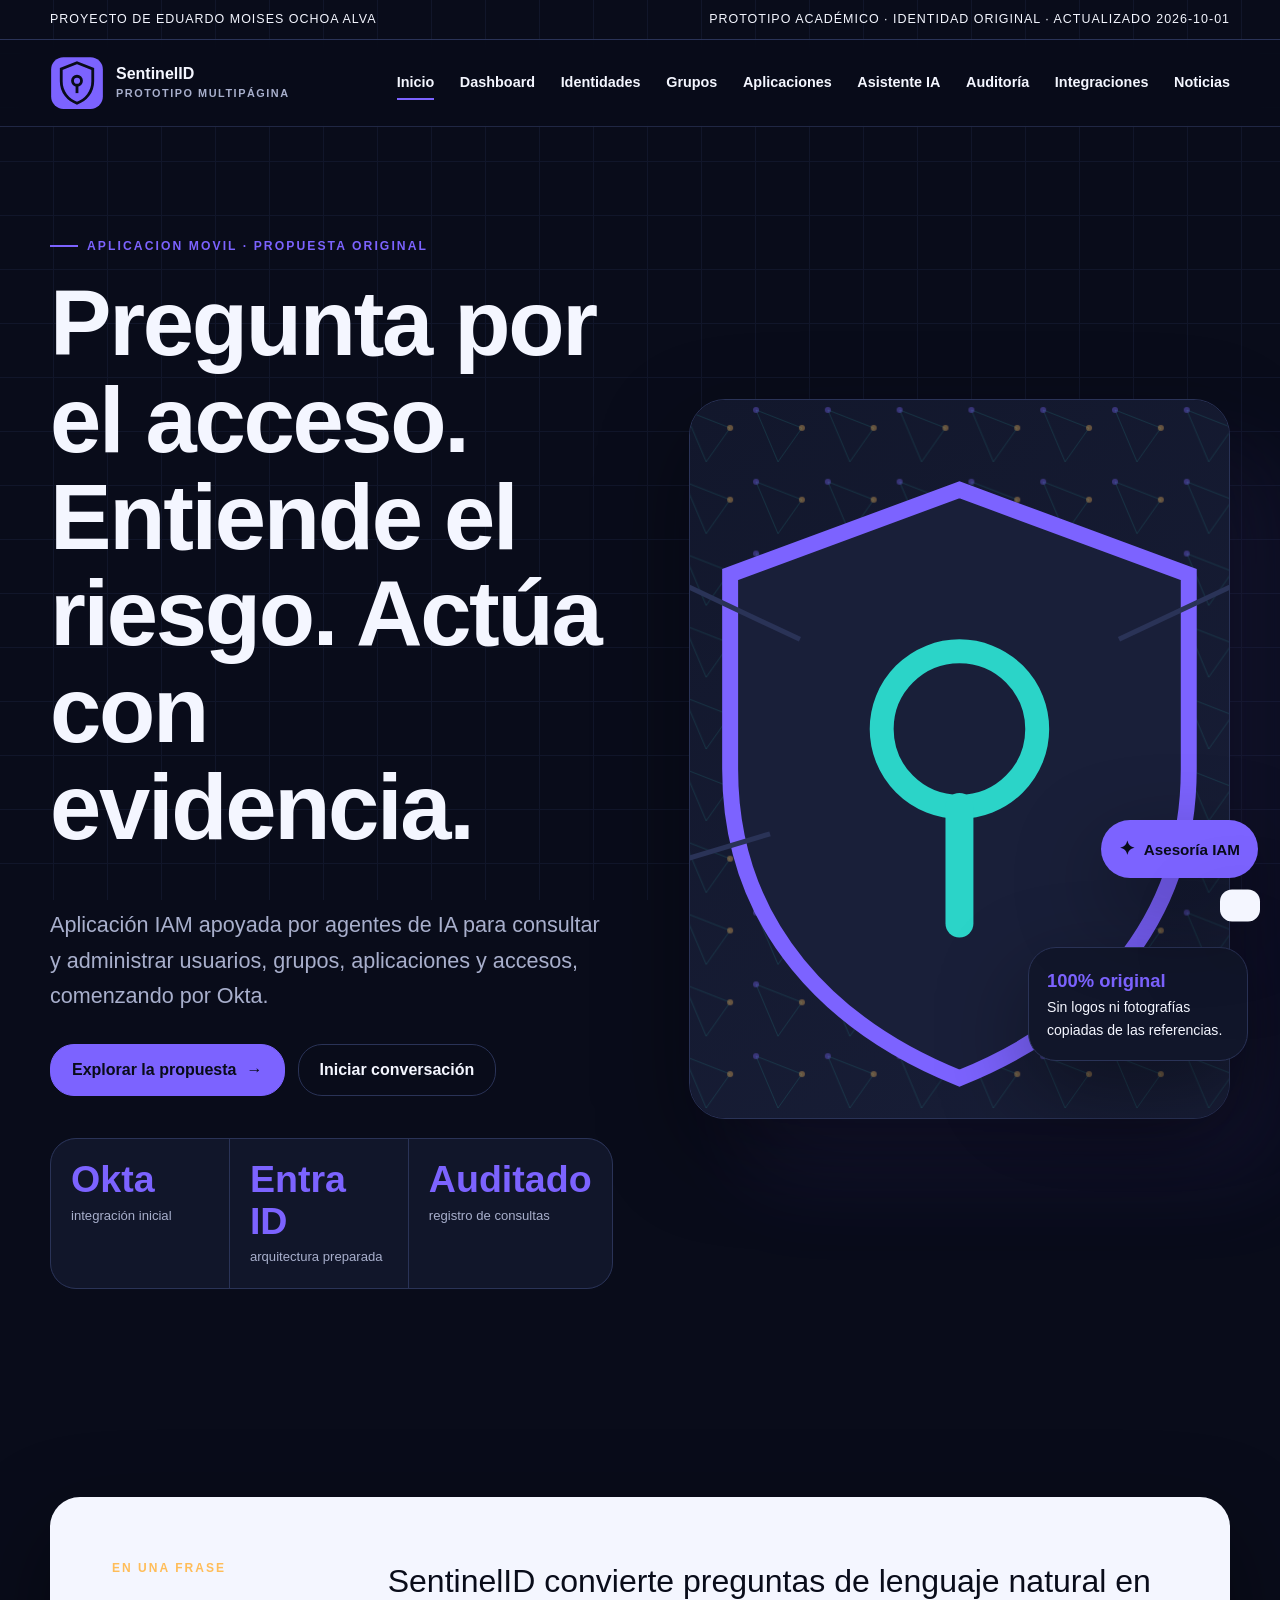
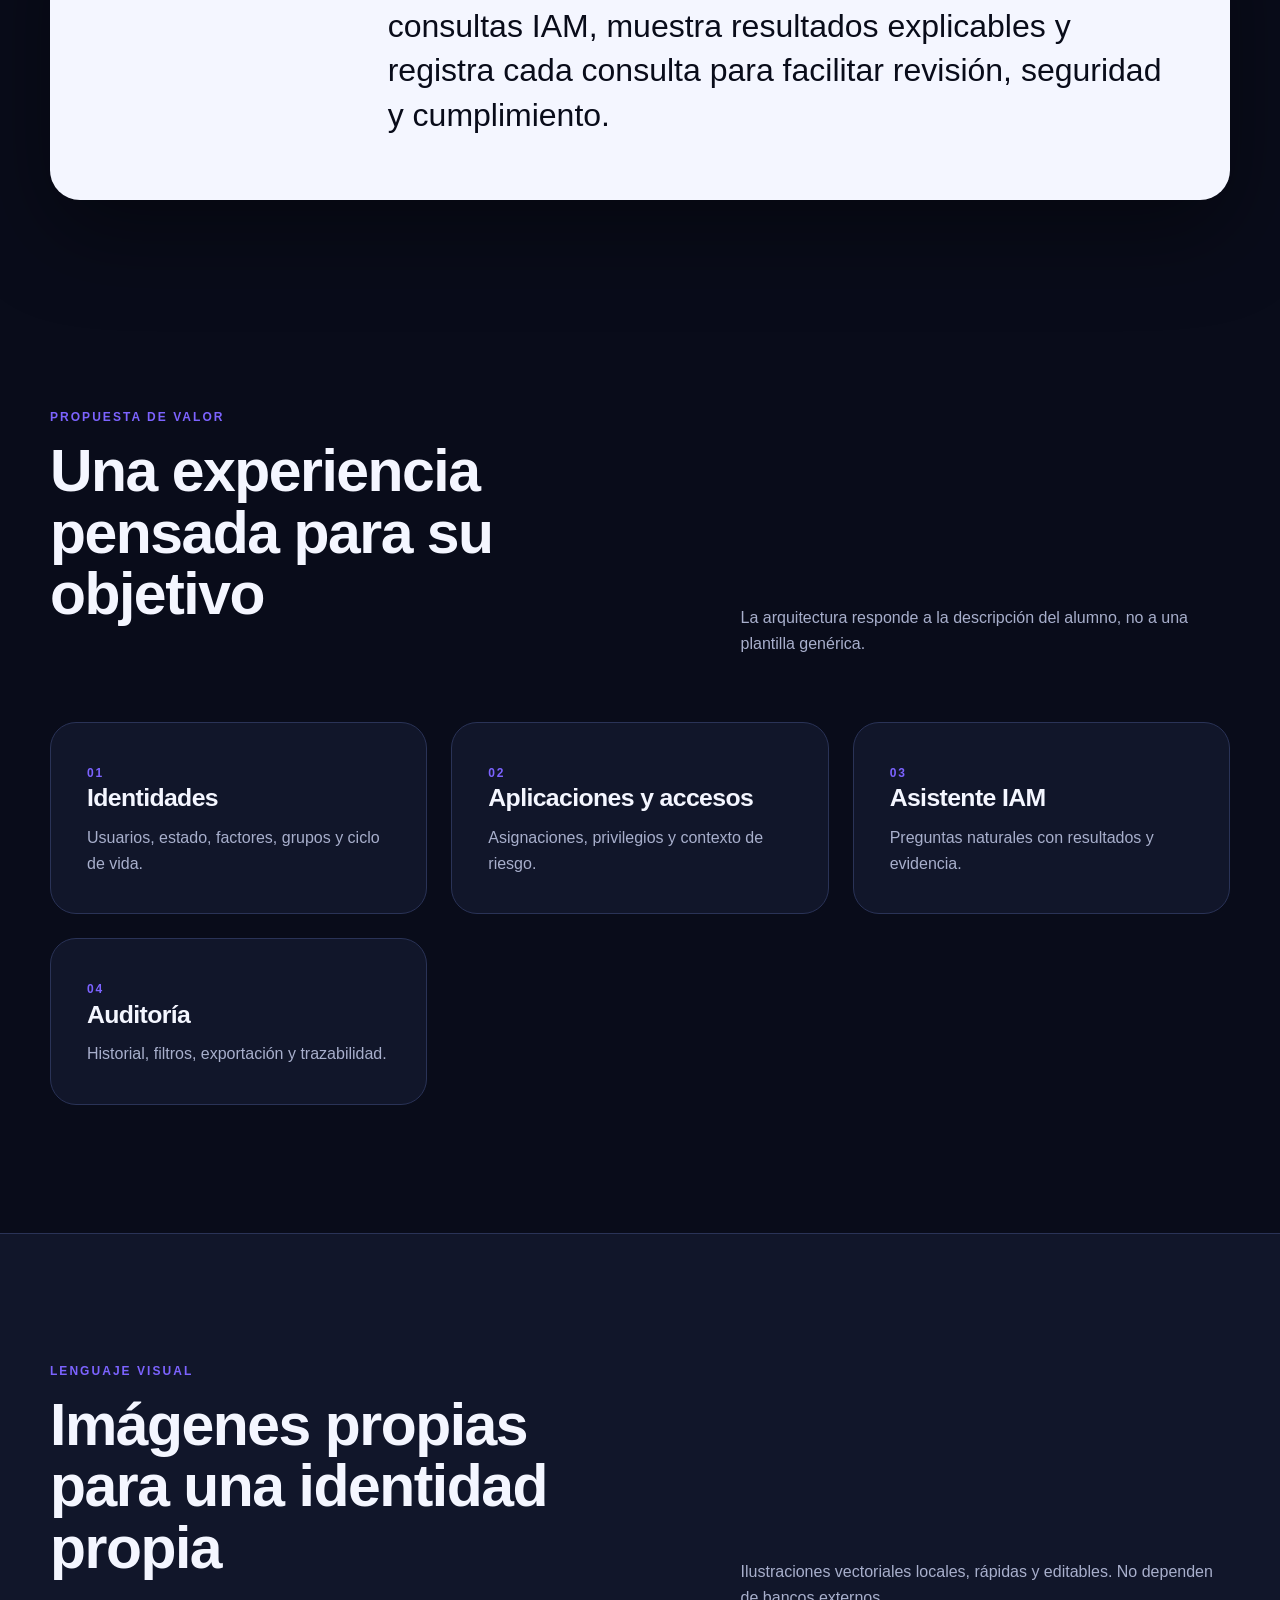
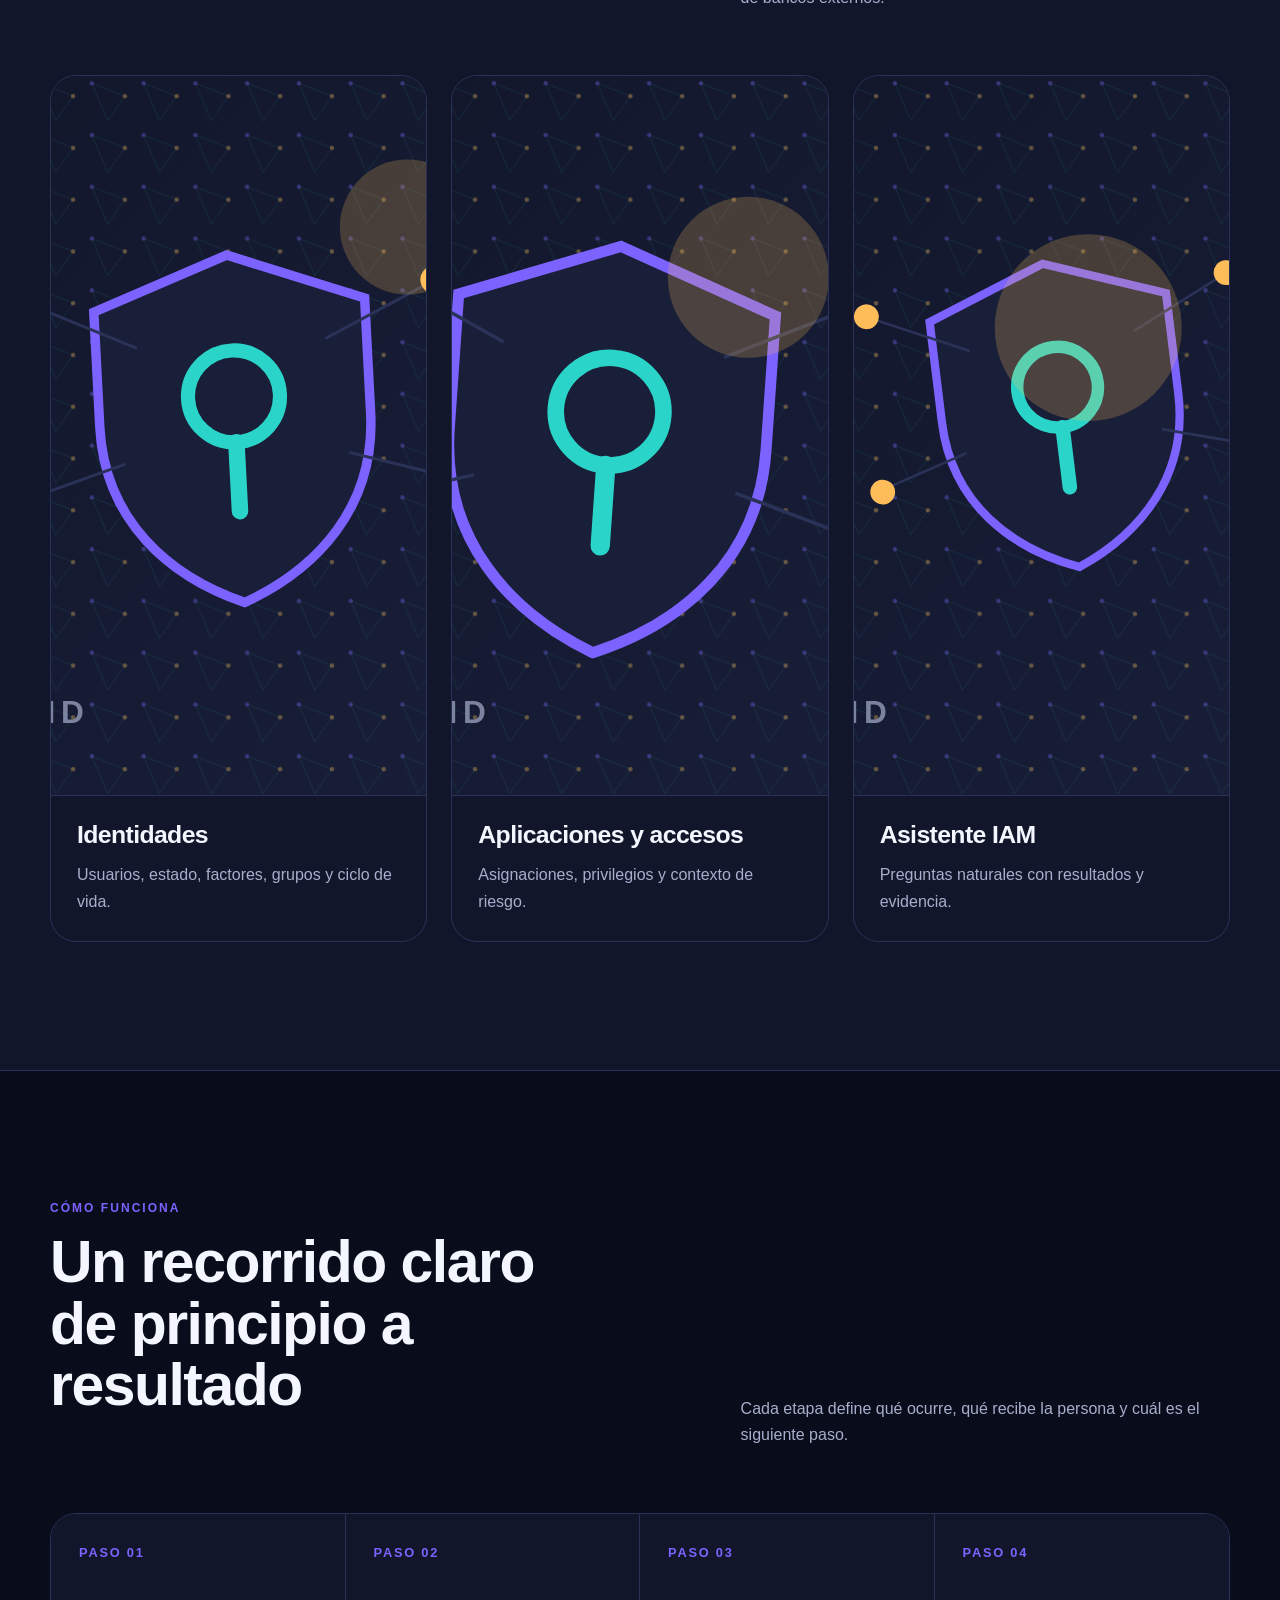
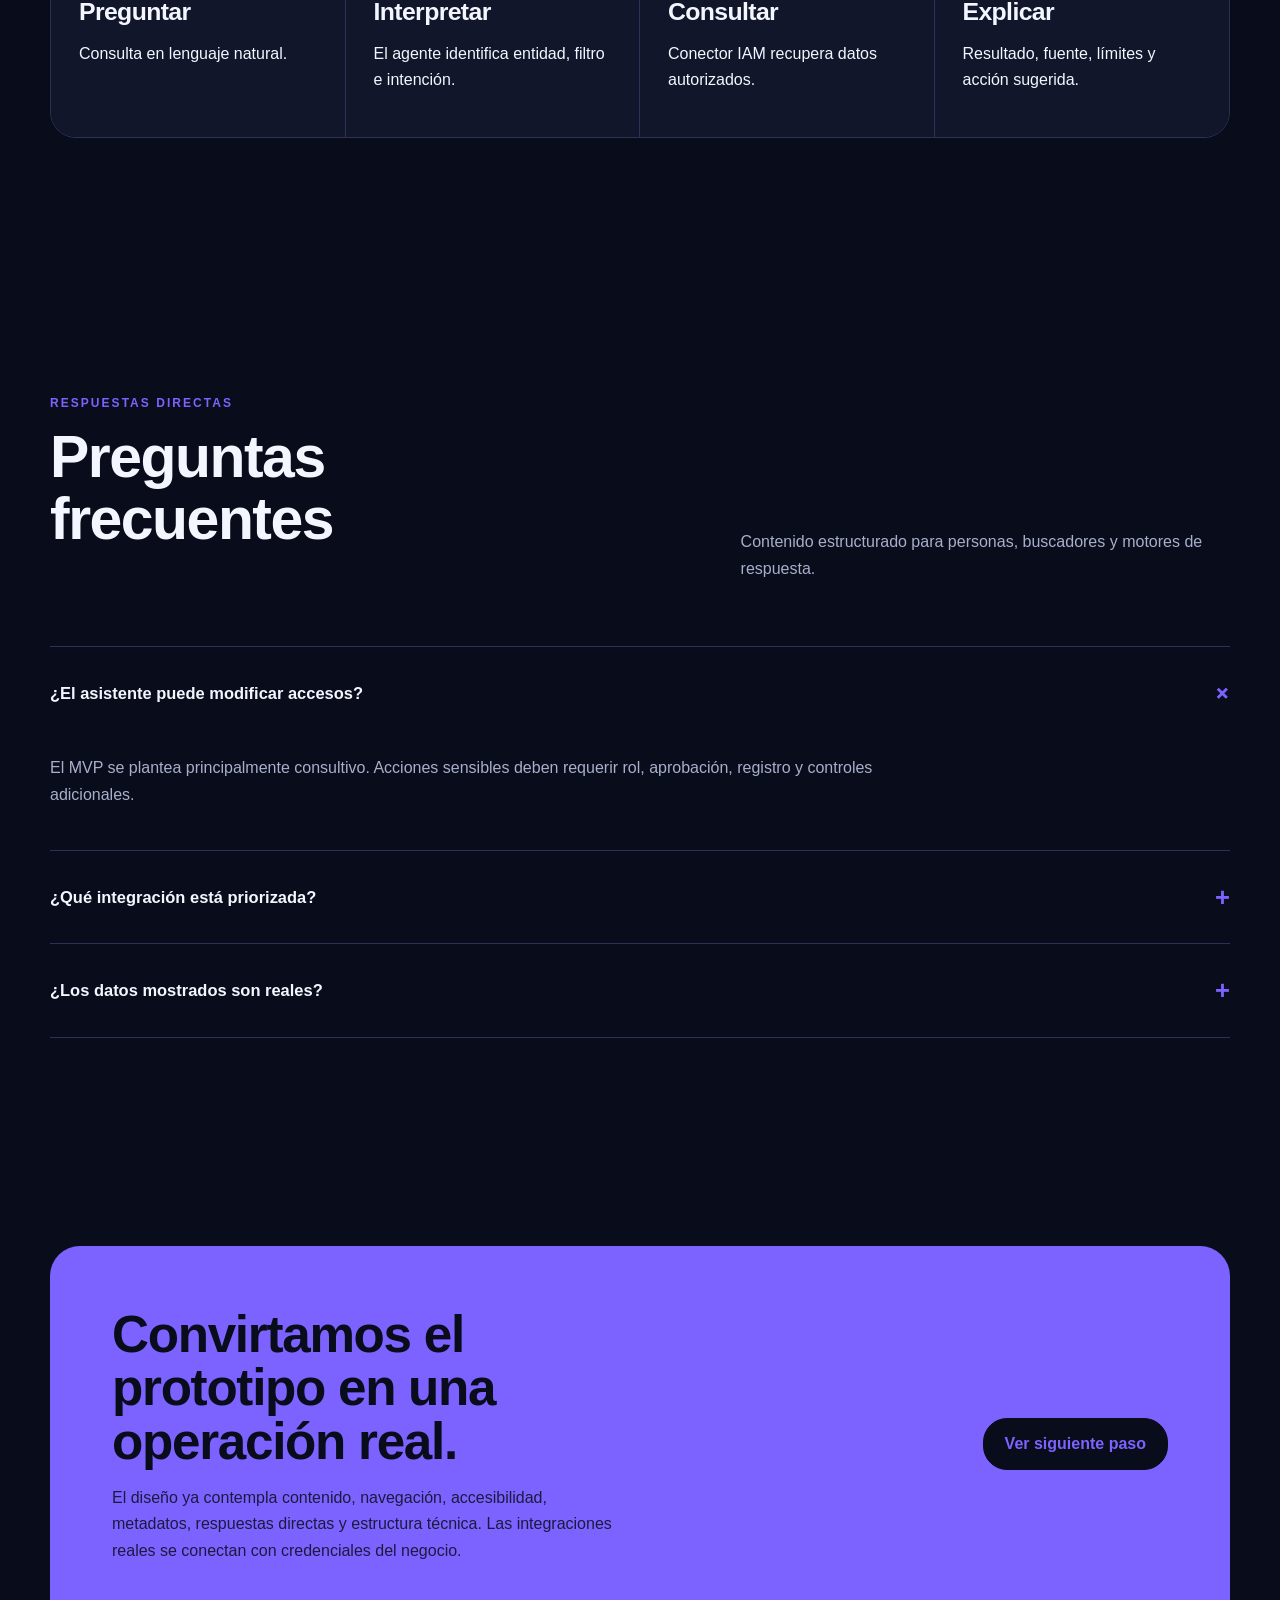
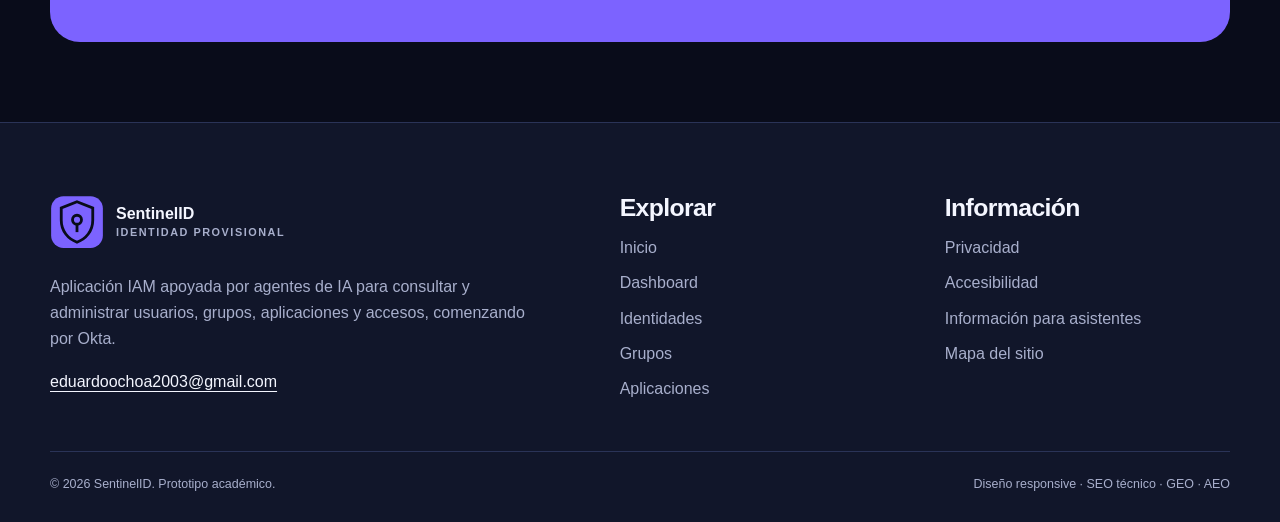
<file: index.html>
<!doctype html><html lang="es"><head>
<meta charset="utf-8"><meta name="viewport" content="width=device-width,initial-scale=1"><meta name="theme-color" content="#7c63ff">
<title>Inicio | SentinelID</title><meta name="description" content="Inicio de SentinelID. SentinelID convierte preguntas de lenguaje natural en consultas IAM, muestra resultados explicables y registra cada consulta para facil…"><meta name="robots" content="index,follow,max-image-preview:large,max-snippet:-1,max-video-preview:-1"><meta name="generator" content="Centro Iberoamericano · prototipo académico">
<link rel="canonical" href="./index.html"><link rel="icon" href="assets/img/favicon.svg" type="image/svg+xml"><link rel="manifest" href="manifest.webmanifest"><link rel="stylesheet" href="assets/css/styles.css">
<meta property="og:type" content="website"><meta property="og:locale" content="es_EC"><meta property="og:title" content="Inicio | SentinelID"><meta property="og:description" content="Inicio de SentinelID. SentinelID convierte preguntas de lenguaje natural en consultas IAM, muestra resultados explicables y registra cada consulta para facil…"><meta property="og:url" content="./index.html"><meta property="og:image" content="assets/img/og-cover.png"><meta property="og:image:width" content="1200"><meta property="og:image:height" content="630"><meta property="og:site_name" content="SentinelID">
<meta name="twitter:card" content="summary_large_image"><meta name="twitter:title" content="Inicio | SentinelID"><meta name="twitter:description" content="Inicio de SentinelID. SentinelID convierte preguntas de lenguaje natural en consultas IAM, muestra resultados explicables y registra cada consulta para facil…"><meta name="twitter:image" content="assets/img/og-cover.png">
<script type="application/ld+json">{"@context":"https://schema.org","@type":"SoftwareApplication","@id":"./#entity","name":"SentinelID","description":"Aplicación IAM apoyada por agentes de IA para consultar y administrar usuarios, grupos, aplicaciones y accesos, comenzando por Okta.","url":"./index.html","logo":"./assets/img/logo.svg","image":"./assets/img/og-cover.png","inLanguage":"es","email":"eduardoochoa2003@gmail.com"}</script><script type="application/ld+json">{"@context":"https://schema.org","@type":"WebSite","@id":"./#website","name":"SentinelID","url":"./index.html","inLanguage":"es","publisher":{"@id":"./#entity"}}</script><script type="application/ld+json">{"@context":"https://schema.org","@type":"WebPage","name":"Inicio","description":"SentinelID convierte preguntas de lenguaje natural en consultas IAM, muestra resultados explicables y registra cada consulta para facilitar revisión, segu…","url":"./index.html","inLanguage":"es","isPartOf":{"@id":"./#website"},"about":{"@id":"./#entity"},"dateModified":"2026-10-01"}</script><script type="application/ld+json">{"@context":"https://schema.org","@type":"FAQPage","mainEntity":[{"@type":"Question","name":"¿El asistente puede modificar accesos?","acceptedAnswer":{"@type":"Answer","text":"El MVP se plantea principalmente consultivo. Acciones sensibles deben requerir rol, aprobación, registro y controles adicionales."}},{"@type":"Question","name":"¿Qué integración está priorizada?","acceptedAnswer":{"@type":"Answer","text":"El brief define Okta como primera integración y deja la arquitectura preparada para Microsoft Entra ID."}},{"@type":"Question","name":"¿Los datos mostrados son reales?","acceptedAnswer":{"@type":"Answer","text":"No. El prototipo usa identidades sintéticas y no contiene credenciales ni conexión a ningún tenant."}}]}</script><script type="application/ld+json">{"@context":"https://schema.org","@type":"SoftwareApplication","name":"SentinelID","applicationCategory":"BusinessApplication","operatingSystem":"Web, Android, iOS","description":"Aplicación IAM apoyada por agentes de IA para consultar y administrar usuarios, grupos, aplicaciones y accesos, comenzando por Okta.","offers":{"@type":"Offer","price":"0","priceCurrency":"USD","description":"Prototipo demostrativo; precio no definido"}}</script></head><body data-theme="iam"><a class="skip-link" href="#contenido">Saltar al contenido</a>
<div class="topbar"><div class="container"><span>Proyecto de Eduardo Moises Ochoa Alva</span><span>Prototipo académico · identidad original · actualizado 2026-10-01</span></div></div>
<header class="site-header">
  <div class="container nav-wrap">
    <a class="brand" href="index.html" aria-label="Ir al inicio de SentinelID"><img src="assets/img/favicon.svg" width="54" height="54" alt=""><span>SentinelID<small>prototipo multipágina</small></span></a>
    <button class="menu-toggle" id="menu-toggle" type="button" aria-expanded="false" aria-controls="site-nav">Menú</button>
    <nav class="site-nav" id="site-nav" aria-label="Navegación principal"><a class="" href="index.html" aria-current="page">Inicio</a><a class="" href="dashboard.html">Dashboard</a><a class="" href="identidades.html">Identidades</a><a class="" href="grupos.html">Grupos</a><a class="" href="aplicaciones.html">Aplicaciones</a><a class="" href="asistente.html">Asistente IA</a><a class="" href="auditoria.html">Auditoría</a><a class="" href="integraciones.html">Integraciones</a><a class="" href="noticias.html">Noticias</a></nav>
  </div>
</header><main id="contenido">
<section class="hero"><div class="container hero-grid"><div class="hero-copy"><div class="eyebrow">aplicacion movil · propuesta original</div><h1>Pregunta por el acceso. Entiende el riesgo. Actúa con evidencia.</h1><p class="lead">Aplicación IAM apoyada por agentes de IA para consultar y administrar usuarios, grupos, aplicaciones y accesos, comenzando por Okta.</p><div class="hero-actions"><a class="btn" href="dashboard.html">Explorar la propuesta <span aria-hidden="true">→</span></a><a class="btn btn-secondary" href="integraciones.html">Iniciar conversación</a></div><div class="stats"><div class="stat"><strong>Okta</strong><span>integración inicial</span></div><div class="stat"><strong>Entra ID</strong><span>arquitectura preparada</span></div><div class="stat"><strong>Auditado</strong><span>registro de consultas</span></div></div></div><div class="hero-art"><img src="assets/img/hero.svg" width="1000" height="720" alt="Ilustración original para SentinelID"><div class="hero-badge"><strong>100% original</strong>Sin logos ni fotografías copiadas de las referencias.</div></div></div></section>
<section class="section-sm"><div class="container"><div class="answer-box"><div class="label">En una frase</div><p>SentinelID convierte preguntas de lenguaje natural en consultas IAM, muestra resultados explicables y registra cada consulta para facilitar revisión, seguridad y cumplimiento.</p></div></div></section>
<section class="section"><div class="container"><div class="section-head"><div><div class="kicker">Propuesta de valor</div><h2>Una experiencia pensada para su objetivo</h2></div><p>La arquitectura responde a la descripción del alumno, no a una plantilla genérica.</p></div><div class="grid-3"><article class="card"><span class="number">01</span><h3>Identidades</h3><p>Usuarios, estado, factores, grupos y ciclo de vida.</p></article><article class="card"><span class="number">02</span><h3>Aplicaciones y accesos</h3><p>Asignaciones, privilegios y contexto de riesgo.</p></article><article class="card"><span class="number">03</span><h3>Asistente IAM</h3><p>Preguntas naturales con resultados y evidencia.</p></article><article class="card"><span class="number">04</span><h3>Auditoría</h3><p>Historial, filtros, exportación y trazabilidad.</p></article></div></div></section>
<section class="section section-alt"><div class="container"><div class="section-head"><div><div class="kicker">Lenguaje visual</div><h2>Imágenes propias para una identidad propia</h2></div><p>Ilustraciones vectoriales locales, rápidas y editables. No dependen de bancos externos.</p></div><div class="grid-3"><article class="card visual-card"><img src="assets/img/visual-1.svg" width="720" height="720" loading="lazy" alt="Ilustración original: Identidades"><div class="card-body"><h3>Identidades</h3><p>Usuarios, estado, factores, grupos y ciclo de vida.</p></div></article><article class="card visual-card"><img src="assets/img/visual-2.svg" width="720" height="720" loading="lazy" alt="Ilustración original: Aplicaciones y accesos"><div class="card-body"><h3>Aplicaciones y accesos</h3><p>Asignaciones, privilegios y contexto de riesgo.</p></div></article><article class="card visual-card"><img src="assets/img/visual-3.svg" width="720" height="720" loading="lazy" alt="Ilustración original: Asistente IAM"><div class="card-body"><h3>Asistente IAM</h3><p>Preguntas naturales con resultados y evidencia.</p></div></article></div></div></section>
<section class="section"><div class="container"><div class="section-head"><div><div class="kicker">Cómo funciona</div><h2>Un recorrido claro de principio a resultado</h2></div><p>Cada etapa define qué ocurre, qué recibe la persona y cuál es el siguiente paso.</p></div><div class="step-list"><article class="step"><strong>Paso 01</strong><h3>Preguntar</h3><p>Consulta en lenguaje natural.</p></article><article class="step"><strong>Paso 02</strong><h3>Interpretar</h3><p>El agente identifica entidad, filtro e intención.</p></article><article class="step"><strong>Paso 03</strong><h3>Consultar</h3><p>Conector IAM recupera datos autorizados.</p></article><article class="step"><strong>Paso 04</strong><h3>Explicar</h3><p>Resultado, fuente, límites y acción sugerida.</p></article></div></div></section>
<section class="section"><div class="container"><div class="section-head"><div><div class="kicker">Respuestas directas</div><h2>Preguntas frecuentes</h2></div><p>Contenido estructurado para personas, buscadores y motores de respuesta.</p></div><div class="faq-list"><div class="faq-item" data-open="true"><button class="faq-question" type="button" aria-expanded="true"><span>¿El asistente puede modificar accesos?</span><span aria-hidden="true">+</span></button><div class="faq-answer"><p>El MVP se plantea principalmente consultivo. Acciones sensibles deben requerir rol, aprobación, registro y controles adicionales.</p></div></div><div class="faq-item" data-open="false"><button class="faq-question" type="button" aria-expanded="false"><span>¿Qué integración está priorizada?</span><span aria-hidden="true">+</span></button><div class="faq-answer"><p>El brief define Okta como primera integración y deja la arquitectura preparada para Microsoft Entra ID.</p></div></div><div class="faq-item" data-open="false"><button class="faq-question" type="button" aria-expanded="false"><span>¿Los datos mostrados son reales?</span><span aria-hidden="true">+</span></button><div class="faq-answer"><p>No. El prototipo usa identidades sintéticas y no contiene credenciales ni conexión a ningún tenant.</p></div></div></div></div></section>
<section class="section-sm"><div class="container"><div class="callout"><div><h2>Convirtamos el prototipo en una operación real.</h2><p>El diseño ya contempla contenido, navegación, accesibilidad, metadatos, respuestas directas y estructura técnica. Las integraciones reales se conectan con credenciales del negocio.</p></div><a class="btn" href="integraciones.html">Ver siguiente paso</a></div></div></section>
</main><footer class="site-footer">
  <div class="container">
    <div class="footer-grid">
      <div><a class="brand" href="index.html"><img src="assets/img/favicon.svg" width="54" height="54" alt=""><span>SentinelID<small>identidad provisional</small></span></a><p>Aplicación IAM apoyada por agentes de IA para consultar y administrar usuarios, grupos, aplicaciones y accesos, comenzando por Okta.</p><a href="mailto:eduardoochoa2003@gmail.com">eduardoochoa2003@gmail.com</a></div>
      <div><h3>Explorar</h3><div class="footer-links"><a href="index.html">Inicio</a><a href="dashboard.html">Dashboard</a><a href="identidades.html">Identidades</a><a href="grupos.html">Grupos</a><a href="aplicaciones.html">Aplicaciones</a></div></div>
      <div><h3>Información</h3><div class="footer-links"><a href="privacidad.html">Privacidad</a><a href="accesibilidad.html">Accesibilidad</a><a href="llms.txt">Información para asistentes</a><a href="sitemap.xml">Mapa del sitio</a></div></div>
    </div>
    <div class="footer-bottom"><span>© <span id="year">2026</span> SentinelID. Prototipo académico.</span><span>Diseño responsive · SEO técnico · GEO · AEO</span></div>
  </div>
</footer><div id="toast" class="toast" role="status" aria-live="polite"></div><script src="assets/js/app.js" defer></script></body></html>
</file>
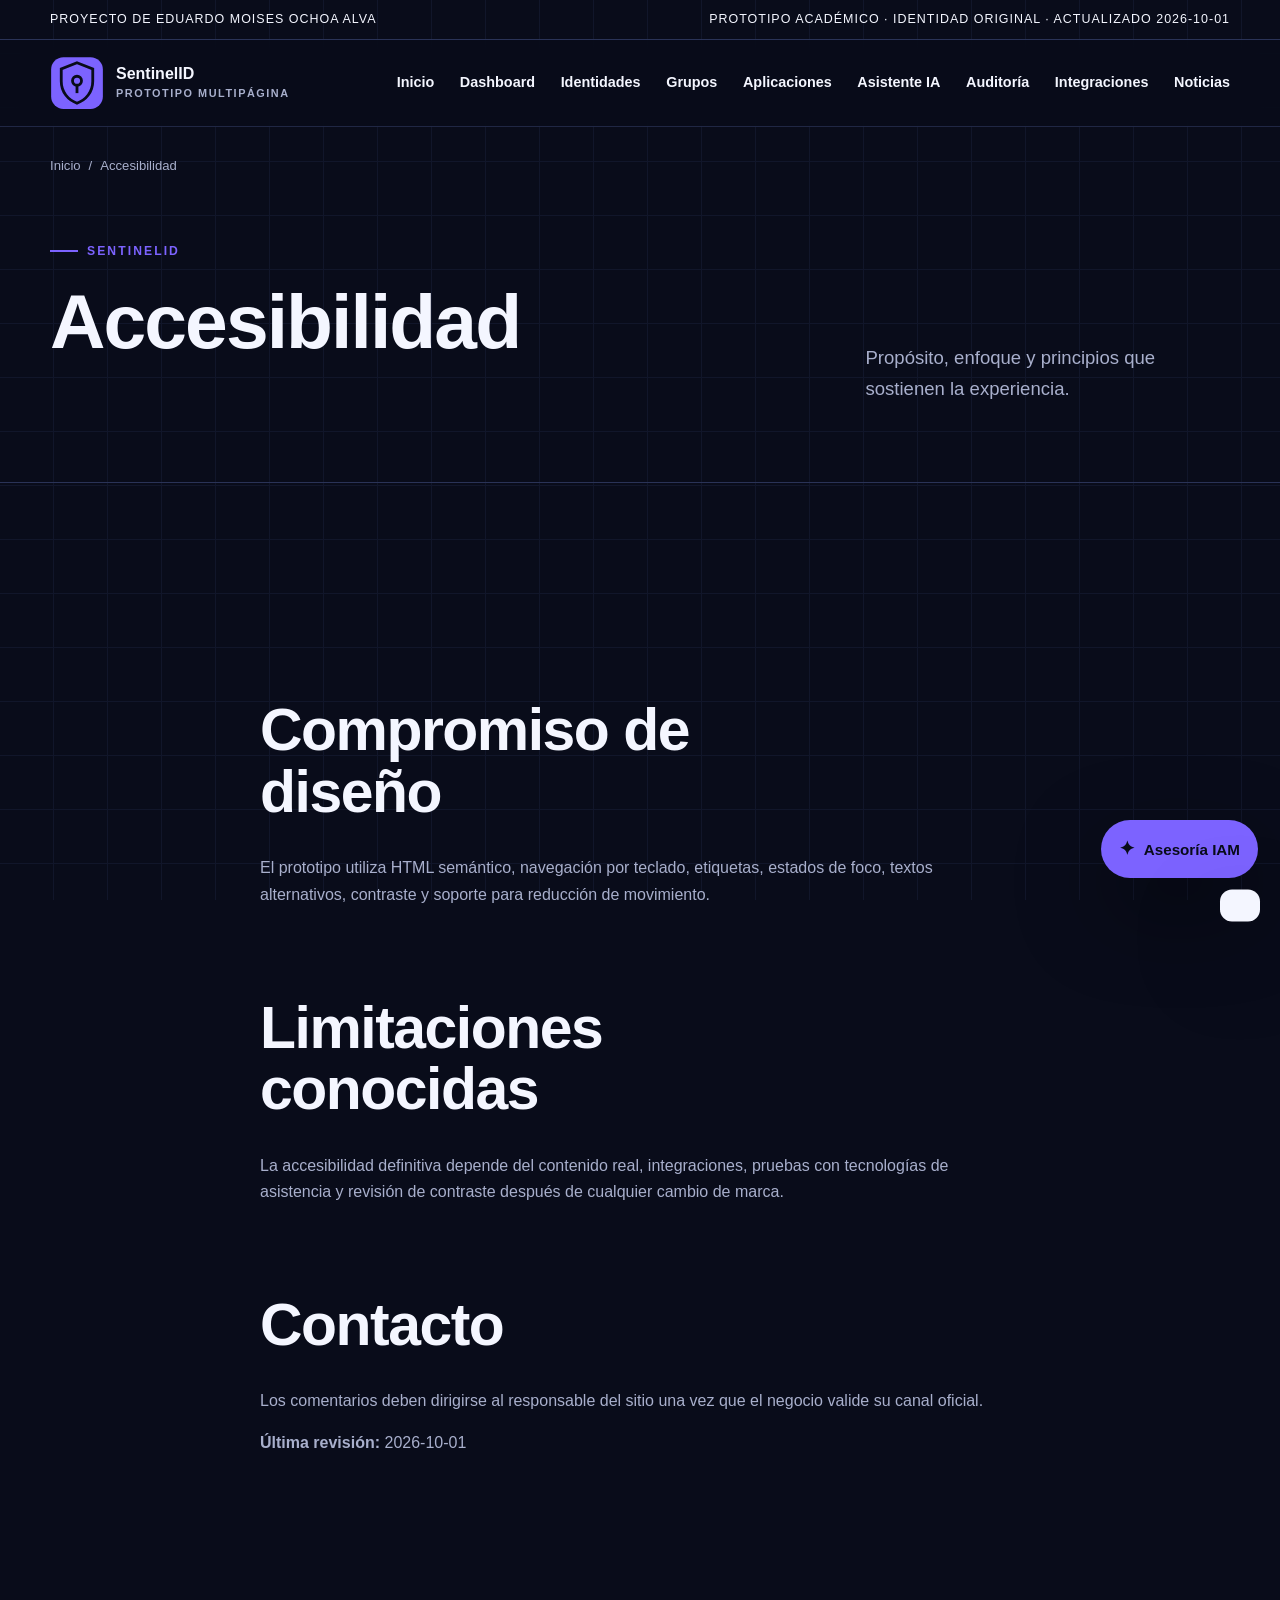
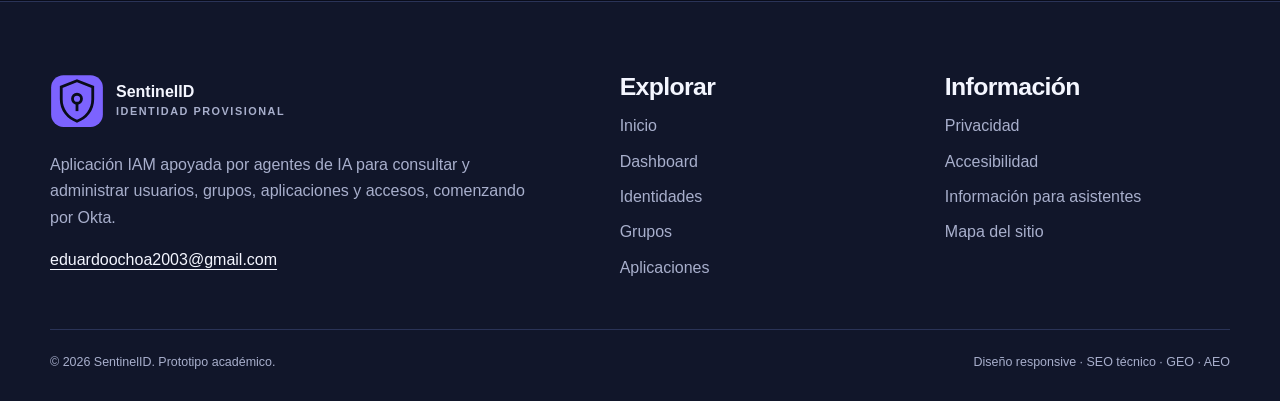
<file: accesibilidad.html>
<!doctype html><html lang="es"><head>
<meta charset="utf-8"><meta name="viewport" content="width=device-width,initial-scale=1"><meta name="theme-color" content="#7c63ff">
<title>Accesibilidad | SentinelID</title><meta name="description" content="Accesibilidad de SentinelID. SentinelID convierte preguntas de lenguaje natural en consultas IAM, muestra resultados explicables y registra cada consulta par…"><meta name="robots" content="index,follow,max-image-preview:large,max-snippet:-1,max-video-preview:-1"><meta name="generator" content="Centro Iberoamericano · prototipo académico">
<link rel="canonical" href="./accesibilidad.html"><link rel="icon" href="assets/img/favicon.svg" type="image/svg+xml"><link rel="manifest" href="manifest.webmanifest"><link rel="stylesheet" href="assets/css/styles.css">
<meta property="og:type" content="website"><meta property="og:locale" content="es_EC"><meta property="og:title" content="Accesibilidad | SentinelID"><meta property="og:description" content="Accesibilidad de SentinelID. SentinelID convierte preguntas de lenguaje natural en consultas IAM, muestra resultados explicables y registra cada consulta par…"><meta property="og:url" content="./accesibilidad.html"><meta property="og:image" content="assets/img/og-cover.png"><meta property="og:image:width" content="1200"><meta property="og:image:height" content="630"><meta property="og:site_name" content="SentinelID">
<meta name="twitter:card" content="summary_large_image"><meta name="twitter:title" content="Accesibilidad | SentinelID"><meta name="twitter:description" content="Accesibilidad de SentinelID. SentinelID convierte preguntas de lenguaje natural en consultas IAM, muestra resultados explicables y registra cada consulta par…"><meta name="twitter:image" content="assets/img/og-cover.png">
<script type="application/ld+json">{"@context":"https://schema.org","@type":"SoftwareApplication","@id":"./#entity","name":"SentinelID","description":"Aplicación IAM apoyada por agentes de IA para consultar y administrar usuarios, grupos, aplicaciones y accesos, comenzando por Okta.","url":"./index.html","logo":"./assets/img/logo.svg","image":"./assets/img/og-cover.png","inLanguage":"es","email":"eduardoochoa2003@gmail.com"}</script><script type="application/ld+json">{"@context":"https://schema.org","@type":"WebSite","@id":"./#website","name":"SentinelID","url":"./index.html","inLanguage":"es","publisher":{"@id":"./#entity"}}</script><script type="application/ld+json">{"@context":"https://schema.org","@type":"WebPage","name":"Accesibilidad","description":"SentinelID convierte preguntas de lenguaje natural en consultas IAM, muestra resultados explicables y registra cada consulta para facilitar revisión, segu…","url":"./accesibilidad.html","inLanguage":"es","isPartOf":{"@id":"./#website"},"about":{"@id":"./#entity"},"dateModified":"2026-10-01"}</script><script type="application/ld+json">{"@context":"https://schema.org","@type":"BreadcrumbList","itemListElement":[{"@type":"ListItem","position":1,"name":"Inicio","item":"./index.html"},{"@type":"ListItem","position":2,"name":"Accesibilidad","item":"./accesibilidad.html"}]}</script></head><body data-theme="iam"><a class="skip-link" href="#contenido">Saltar al contenido</a>
<div class="topbar"><div class="container"><span>Proyecto de Eduardo Moises Ochoa Alva</span><span>Prototipo académico · identidad original · actualizado 2026-10-01</span></div></div>
<header class="site-header">
  <div class="container nav-wrap">
    <a class="brand" href="index.html" aria-label="Ir al inicio de SentinelID"><img src="assets/img/favicon.svg" width="54" height="54" alt=""><span>SentinelID<small>prototipo multipágina</small></span></a>
    <button class="menu-toggle" id="menu-toggle" type="button" aria-expanded="false" aria-controls="site-nav">Menú</button>
    <nav class="site-nav" id="site-nav" aria-label="Navegación principal"><a class="" href="index.html">Inicio</a><a class="" href="dashboard.html">Dashboard</a><a class="" href="identidades.html">Identidades</a><a class="" href="grupos.html">Grupos</a><a class="" href="aplicaciones.html">Aplicaciones</a><a class="" href="asistente.html">Asistente IA</a><a class="" href="auditoria.html">Auditoría</a><a class="" href="integraciones.html">Integraciones</a><a class="" href="noticias.html">Noticias</a></nav>
  </div>
</header><main id="contenido"><div class="container breadcrumbs"><a href="index.html">Inicio</a><span aria-hidden="true">/</span><span>Accesibilidad</span></div><section class="page-hero"><div class="container inner"><div><div class="eyebrow">SentinelID</div><h1>Accesibilidad</h1></div><p>Propósito, enfoque y principios que sostienen la experiencia.</p></div></section><section class="section"><div class="container prose"><h2>Compromiso de diseño</h2><p>El prototipo utiliza HTML semántico, navegación por teclado, etiquetas, estados de foco, textos alternativos, contraste y soporte para reducción de movimiento.</p><h2>Limitaciones conocidas</h2><p>La accesibilidad definitiva depende del contenido real, integraciones, pruebas con tecnologías de asistencia y revisión de contraste después de cualquier cambio de marca.</p><h2>Contacto</h2><p>Los comentarios deben dirigirse al responsable del sitio una vez que el negocio valide su canal oficial.</p><p><strong>Última revisión:</strong> 2026-10-01</p></div></section></main><footer class="site-footer">
  <div class="container">
    <div class="footer-grid">
      <div><a class="brand" href="index.html"><img src="assets/img/favicon.svg" width="54" height="54" alt=""><span>SentinelID<small>identidad provisional</small></span></a><p>Aplicación IAM apoyada por agentes de IA para consultar y administrar usuarios, grupos, aplicaciones y accesos, comenzando por Okta.</p><a href="mailto:eduardoochoa2003@gmail.com">eduardoochoa2003@gmail.com</a></div>
      <div><h3>Explorar</h3><div class="footer-links"><a href="index.html">Inicio</a><a href="dashboard.html">Dashboard</a><a href="identidades.html">Identidades</a><a href="grupos.html">Grupos</a><a href="aplicaciones.html">Aplicaciones</a></div></div>
      <div><h3>Información</h3><div class="footer-links"><a href="privacidad.html">Privacidad</a><a href="accesibilidad.html">Accesibilidad</a><a href="llms.txt">Información para asistentes</a><a href="sitemap.xml">Mapa del sitio</a></div></div>
    </div>
    <div class="footer-bottom"><span>© <span id="year">2026</span> SentinelID. Prototipo académico.</span><span>Diseño responsive · SEO técnico · GEO · AEO</span></div>
  </div>
</footer><div id="toast" class="toast" role="status" aria-live="polite"></div><script src="assets/js/app.js" defer></script></body></html>
</file>
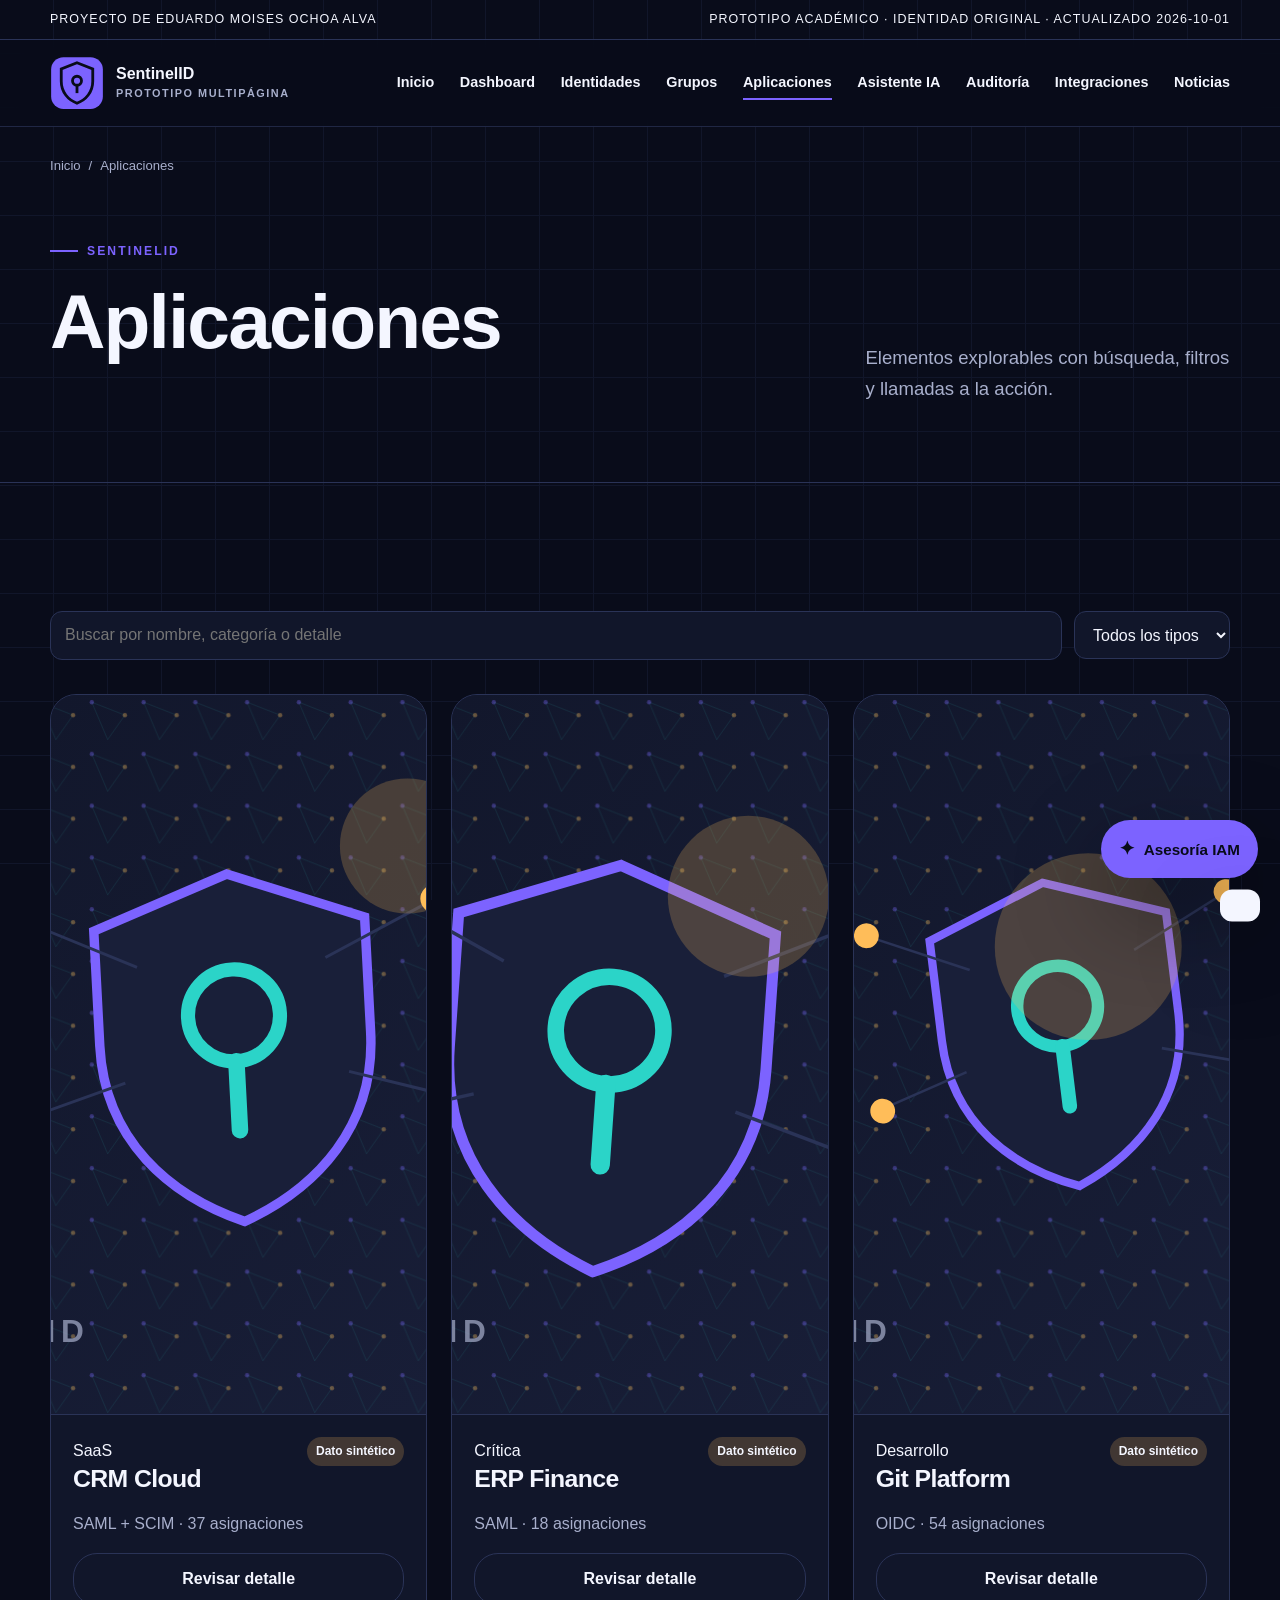
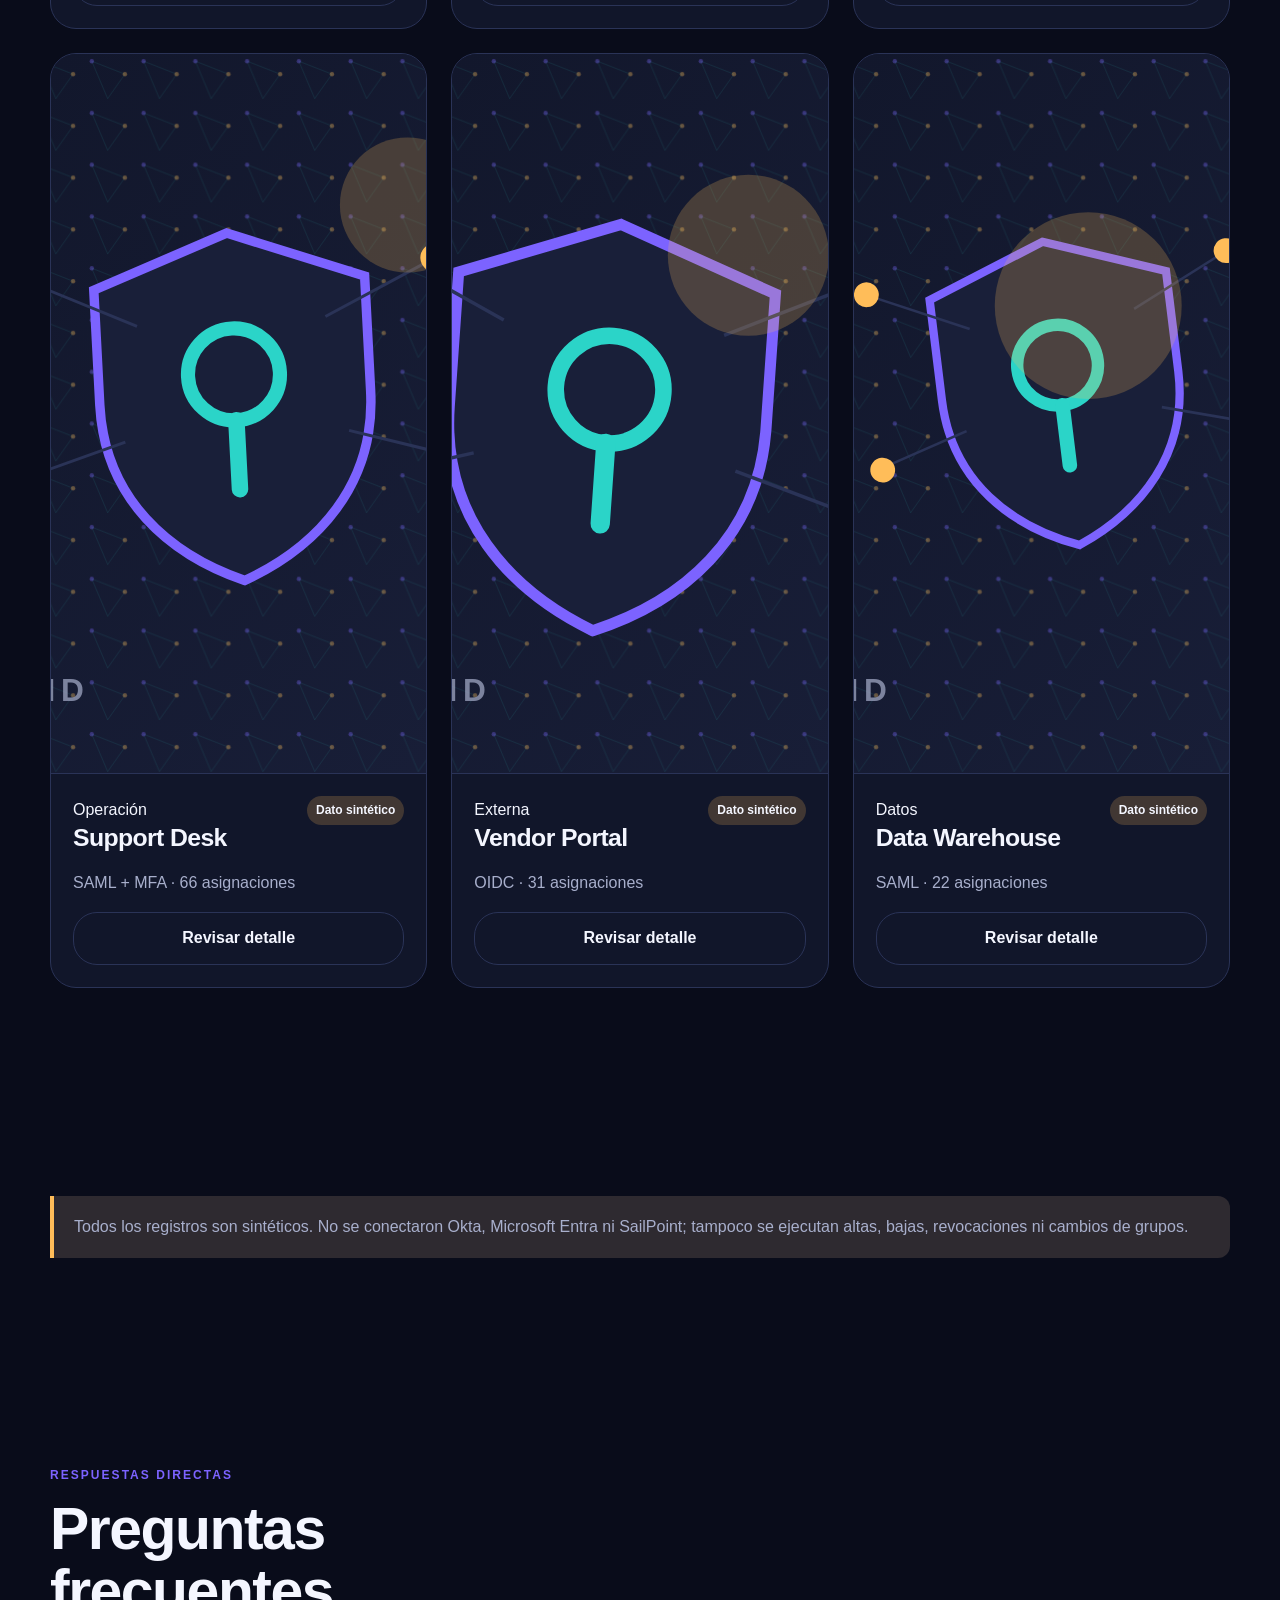
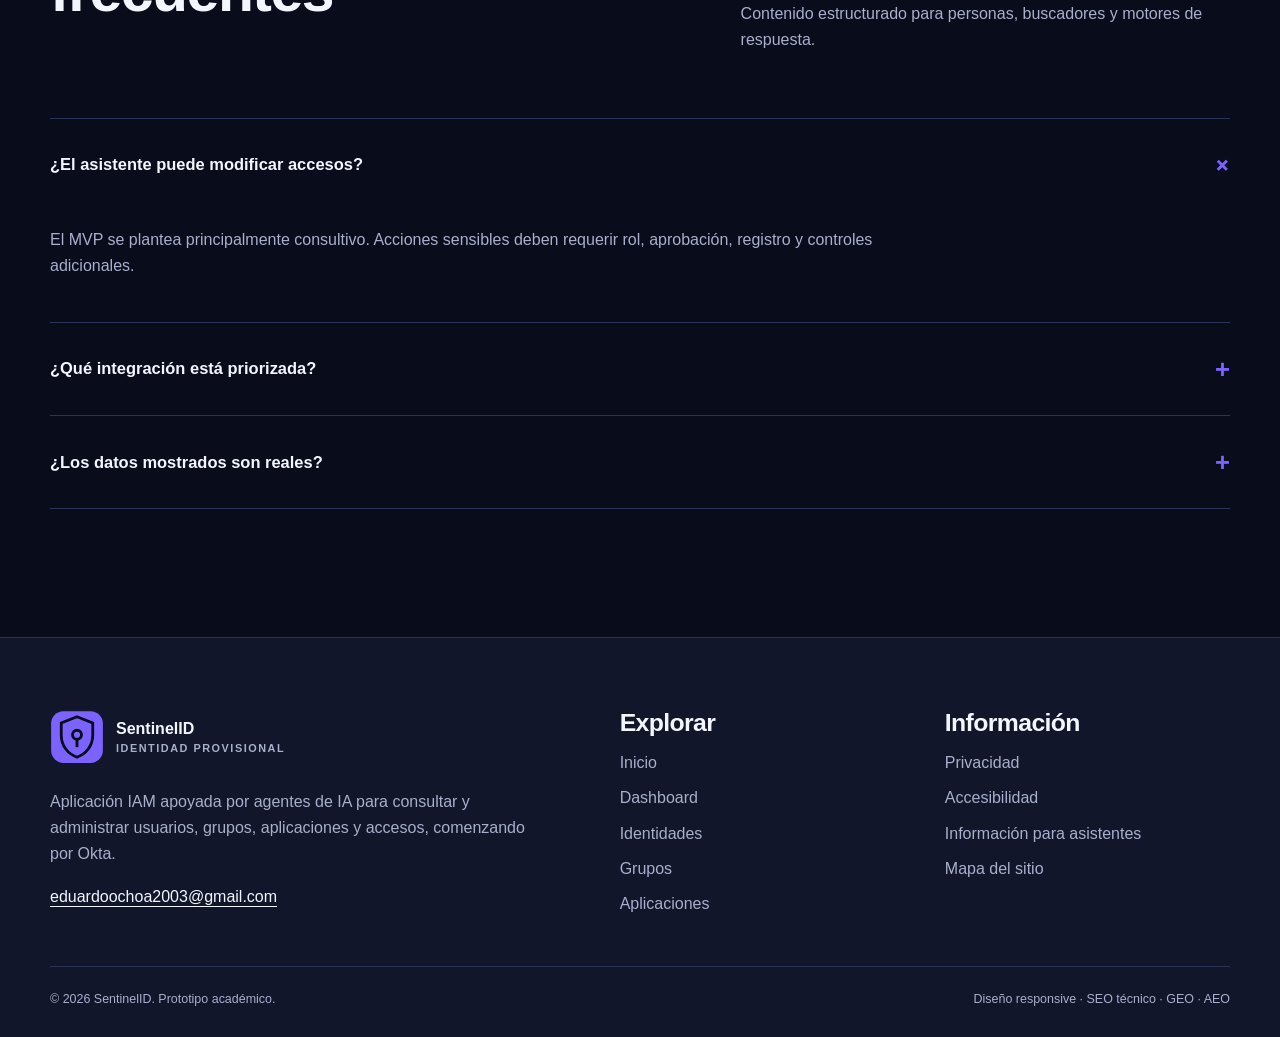
<file: aplicaciones.html>
<!doctype html><html lang="es"><head>
<meta charset="utf-8"><meta name="viewport" content="width=device-width,initial-scale=1"><meta name="theme-color" content="#7c63ff">
<title>Aplicaciones | SentinelID</title><meta name="description" content="Aplicaciones de SentinelID. SentinelID convierte preguntas de lenguaje natural en consultas IAM, muestra resultados explicables y registra cada consulta para…"><meta name="robots" content="index,follow,max-image-preview:large,max-snippet:-1,max-video-preview:-1"><meta name="generator" content="Centro Iberoamericano · prototipo académico">
<link rel="canonical" href="./aplicaciones.html"><link rel="icon" href="assets/img/favicon.svg" type="image/svg+xml"><link rel="manifest" href="manifest.webmanifest"><link rel="stylesheet" href="assets/css/styles.css">
<meta property="og:type" content="website"><meta property="og:locale" content="es_EC"><meta property="og:title" content="Aplicaciones | SentinelID"><meta property="og:description" content="Aplicaciones de SentinelID. SentinelID convierte preguntas de lenguaje natural en consultas IAM, muestra resultados explicables y registra cada consulta para…"><meta property="og:url" content="./aplicaciones.html"><meta property="og:image" content="assets/img/og-cover.png"><meta property="og:image:width" content="1200"><meta property="og:image:height" content="630"><meta property="og:site_name" content="SentinelID">
<meta name="twitter:card" content="summary_large_image"><meta name="twitter:title" content="Aplicaciones | SentinelID"><meta name="twitter:description" content="Aplicaciones de SentinelID. SentinelID convierte preguntas de lenguaje natural en consultas IAM, muestra resultados explicables y registra cada consulta para…"><meta name="twitter:image" content="assets/img/og-cover.png">
<script type="application/ld+json">{"@context":"https://schema.org","@type":"SoftwareApplication","@id":"./#entity","name":"SentinelID","description":"Aplicación IAM apoyada por agentes de IA para consultar y administrar usuarios, grupos, aplicaciones y accesos, comenzando por Okta.","url":"./index.html","logo":"./assets/img/logo.svg","image":"./assets/img/og-cover.png","inLanguage":"es","email":"eduardoochoa2003@gmail.com"}</script><script type="application/ld+json">{"@context":"https://schema.org","@type":"WebSite","@id":"./#website","name":"SentinelID","url":"./index.html","inLanguage":"es","publisher":{"@id":"./#entity"}}</script><script type="application/ld+json">{"@context":"https://schema.org","@type":"CollectionPage","name":"Aplicaciones","description":"SentinelID convierte preguntas de lenguaje natural en consultas IAM, muestra resultados explicables y registra cada consulta para facilitar revisión, segu…","url":"./aplicaciones.html","inLanguage":"es","isPartOf":{"@id":"./#website"},"about":{"@id":"./#entity"},"dateModified":"2026-10-01"}</script><script type="application/ld+json">{"@context":"https://schema.org","@type":"BreadcrumbList","itemListElement":[{"@type":"ListItem","position":1,"name":"Inicio","item":"./index.html"},{"@type":"ListItem","position":2,"name":"Aplicaciones","item":"./aplicaciones.html"}]}</script><script type="application/ld+json">{"@context":"https://schema.org","@type":"FAQPage","mainEntity":[{"@type":"Question","name":"¿El asistente puede modificar accesos?","acceptedAnswer":{"@type":"Answer","text":"El MVP se plantea principalmente consultivo. Acciones sensibles deben requerir rol, aprobación, registro y controles adicionales."}},{"@type":"Question","name":"¿Qué integración está priorizada?","acceptedAnswer":{"@type":"Answer","text":"El brief define Okta como primera integración y deja la arquitectura preparada para Microsoft Entra ID."}},{"@type":"Question","name":"¿Los datos mostrados son reales?","acceptedAnswer":{"@type":"Answer","text":"No. El prototipo usa identidades sintéticas y no contiene credenciales ni conexión a ningún tenant."}}]}</script><script type="application/ld+json">{"@context":"https://schema.org","@type":"ItemList","name":"Aplicaciones","description":"Colección demostrativa de SentinelID; validar datos antes de publicar."}</script></head><body data-theme="iam"><a class="skip-link" href="#contenido">Saltar al contenido</a>
<div class="topbar"><div class="container"><span>Proyecto de Eduardo Moises Ochoa Alva</span><span>Prototipo académico · identidad original · actualizado 2026-10-01</span></div></div>
<header class="site-header">
  <div class="container nav-wrap">
    <a class="brand" href="index.html" aria-label="Ir al inicio de SentinelID"><img src="assets/img/favicon.svg" width="54" height="54" alt=""><span>SentinelID<small>prototipo multipágina</small></span></a>
    <button class="menu-toggle" id="menu-toggle" type="button" aria-expanded="false" aria-controls="site-nav">Menú</button>
    <nav class="site-nav" id="site-nav" aria-label="Navegación principal"><a class="" href="index.html">Inicio</a><a class="" href="dashboard.html">Dashboard</a><a class="" href="identidades.html">Identidades</a><a class="" href="grupos.html">Grupos</a><a class="" href="aplicaciones.html" aria-current="page">Aplicaciones</a><a class="" href="asistente.html">Asistente IA</a><a class="" href="auditoria.html">Auditoría</a><a class="" href="integraciones.html">Integraciones</a><a class="" href="noticias.html">Noticias</a></nav>
  </div>
</header><main id="contenido"><div class="container breadcrumbs"><a href="index.html">Inicio</a><span aria-hidden="true">/</span><span>Aplicaciones</span></div><section class="page-hero"><div class="container inner"><div><div class="eyebrow">SentinelID</div><h1>Aplicaciones</h1></div><p>Elementos explorables con búsqueda, filtros y llamadas a la acción.</p></div></section><section class="section"><div class="container"><div class="catalog-toolbar"><label class="sr-only" for="catalog-search">Buscar</label><input id="catalog-search" type="search" placeholder="Buscar por nombre, categoría o detalle"><select data-filter="category" aria-label="Tipo"><option value="all">Todos los tipos</option><option value="saas">SaaS</option><option value="critica">Crítica</option><option value="desarrollo">Desarrollo</option><option value="operacion">Operación</option><option value="externa">Externa</option><option value="datos">Datos</option></select></div><div class="product-grid"><article class="product-card" data-search="crm cloud saas saml + scim 37 asignaciones" data-category="saas"><img src="assets/img/visual-1.svg" width="720" height="720" loading="lazy" alt="Visual de identidad sintética"><div class="product-info"><div class="product-meta"><span class="number">SaaS</span><span class="status">Dato sintético</span></div><h3>CRM Cloud</h3><p>SAML + SCIM · 37 asignaciones</p><button type="button" class="btn btn-ghost" data-action data-message="Detalle abierto en modo demostración; no existe conexión IAM real.">Revisar detalle</button></div></article><article class="product-card" data-search="erp finance crítica saml 18 asignaciones" data-category="critica"><img src="assets/img/visual-2.svg" width="720" height="720" loading="lazy" alt="Visual de identidad sintética"><div class="product-info"><div class="product-meta"><span class="number">Crítica</span><span class="status">Dato sintético</span></div><h3>ERP Finance</h3><p>SAML · 18 asignaciones</p><button type="button" class="btn btn-ghost" data-action data-message="Detalle abierto en modo demostración; no existe conexión IAM real.">Revisar detalle</button></div></article><article class="product-card" data-search="git platform desarrollo oidc 54 asignaciones" data-category="desarrollo"><img src="assets/img/visual-3.svg" width="720" height="720" loading="lazy" alt="Visual de identidad sintética"><div class="product-info"><div class="product-meta"><span class="number">Desarrollo</span><span class="status">Dato sintético</span></div><h3>Git Platform</h3><p>OIDC · 54 asignaciones</p><button type="button" class="btn btn-ghost" data-action data-message="Detalle abierto en modo demostración; no existe conexión IAM real.">Revisar detalle</button></div></article><article class="product-card" data-search="support desk operación saml + mfa 66 asignaciones" data-category="operacion"><img src="assets/img/visual-1.svg" width="720" height="720" loading="lazy" alt="Visual de identidad sintética"><div class="product-info"><div class="product-meta"><span class="number">Operación</span><span class="status">Dato sintético</span></div><h3>Support Desk</h3><p>SAML + MFA · 66 asignaciones</p><button type="button" class="btn btn-ghost" data-action data-message="Detalle abierto en modo demostración; no existe conexión IAM real.">Revisar detalle</button></div></article><article class="product-card" data-search="vendor portal externa oidc 31 asignaciones" data-category="externa"><img src="assets/img/visual-2.svg" width="720" height="720" loading="lazy" alt="Visual de identidad sintética"><div class="product-info"><div class="product-meta"><span class="number">Externa</span><span class="status">Dato sintético</span></div><h3>Vendor Portal</h3><p>OIDC · 31 asignaciones</p><button type="button" class="btn btn-ghost" data-action data-message="Detalle abierto en modo demostración; no existe conexión IAM real.">Revisar detalle</button></div></article><article class="product-card" data-search="data warehouse datos saml 22 asignaciones" data-category="datos"><img src="assets/img/visual-3.svg" width="720" height="720" loading="lazy" alt="Visual de identidad sintética"><div class="product-info"><div class="product-meta"><span class="number">Datos</span><span class="status">Dato sintético</span></div><h3>Data Warehouse</h3><p>SAML · 22 asignaciones</p><button type="button" class="btn btn-ghost" data-action data-message="Detalle abierto en modo demostración; no existe conexión IAM real.">Revisar detalle</button></div></article></div><div id="catalog-empty" class="empty-state">No existen resultados para esos criterios.</div></div></section><section class="section-sm"><div class="container"><div class="notice">Todos los registros son sintéticos. No se conectaron Okta, Microsoft Entra ni SailPoint; tampoco se ejecutan altas, bajas, revocaciones ni cambios de grupos.</div></div></section><section class="section"><div class="container"><div class="section-head"><div><div class="kicker">Respuestas directas</div><h2>Preguntas frecuentes</h2></div><p>Contenido estructurado para personas, buscadores y motores de respuesta.</p></div><div class="faq-list"><div class="faq-item" data-open="true"><button class="faq-question" type="button" aria-expanded="true"><span>¿El asistente puede modificar accesos?</span><span aria-hidden="true">+</span></button><div class="faq-answer"><p>El MVP se plantea principalmente consultivo. Acciones sensibles deben requerir rol, aprobación, registro y controles adicionales.</p></div></div><div class="faq-item" data-open="false"><button class="faq-question" type="button" aria-expanded="false"><span>¿Qué integración está priorizada?</span><span aria-hidden="true">+</span></button><div class="faq-answer"><p>El brief define Okta como primera integración y deja la arquitectura preparada para Microsoft Entra ID.</p></div></div><div class="faq-item" data-open="false"><button class="faq-question" type="button" aria-expanded="false"><span>¿Los datos mostrados son reales?</span><span aria-hidden="true">+</span></button><div class="faq-answer"><p>No. El prototipo usa identidades sintéticas y no contiene credenciales ni conexión a ningún tenant.</p></div></div></div></div></section></main><footer class="site-footer">
  <div class="container">
    <div class="footer-grid">
      <div><a class="brand" href="index.html"><img src="assets/img/favicon.svg" width="54" height="54" alt=""><span>SentinelID<small>identidad provisional</small></span></a><p>Aplicación IAM apoyada por agentes de IA para consultar y administrar usuarios, grupos, aplicaciones y accesos, comenzando por Okta.</p><a href="mailto:eduardoochoa2003@gmail.com">eduardoochoa2003@gmail.com</a></div>
      <div><h3>Explorar</h3><div class="footer-links"><a href="index.html">Inicio</a><a href="dashboard.html">Dashboard</a><a href="identidades.html">Identidades</a><a href="grupos.html">Grupos</a><a href="aplicaciones.html">Aplicaciones</a></div></div>
      <div><h3>Información</h3><div class="footer-links"><a href="privacidad.html">Privacidad</a><a href="accesibilidad.html">Accesibilidad</a><a href="llms.txt">Información para asistentes</a><a href="sitemap.xml">Mapa del sitio</a></div></div>
    </div>
    <div class="footer-bottom"><span>© <span id="year">2026</span> SentinelID. Prototipo académico.</span><span>Diseño responsive · SEO técnico · GEO · AEO</span></div>
  </div>
</footer><div id="toast" class="toast" role="status" aria-live="polite"></div><script src="assets/js/app.js" defer></script></body></html>
</file>
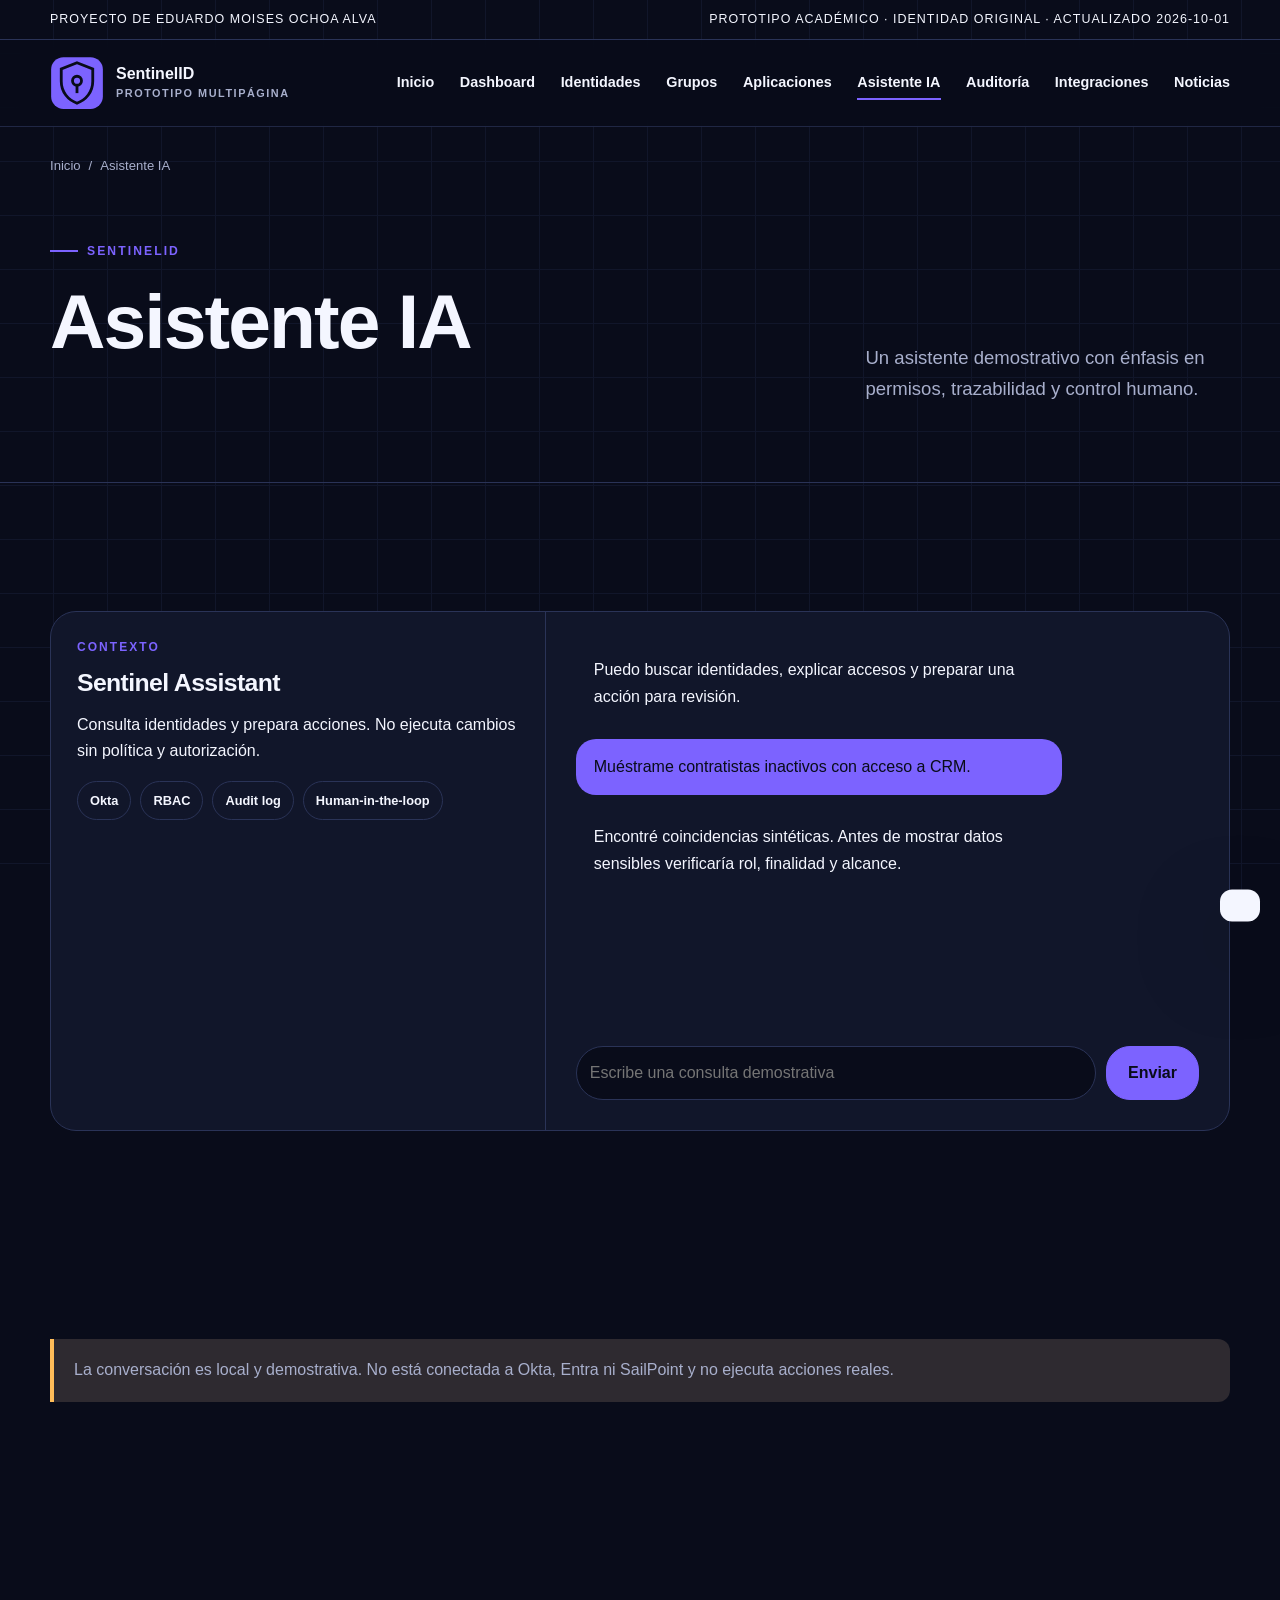
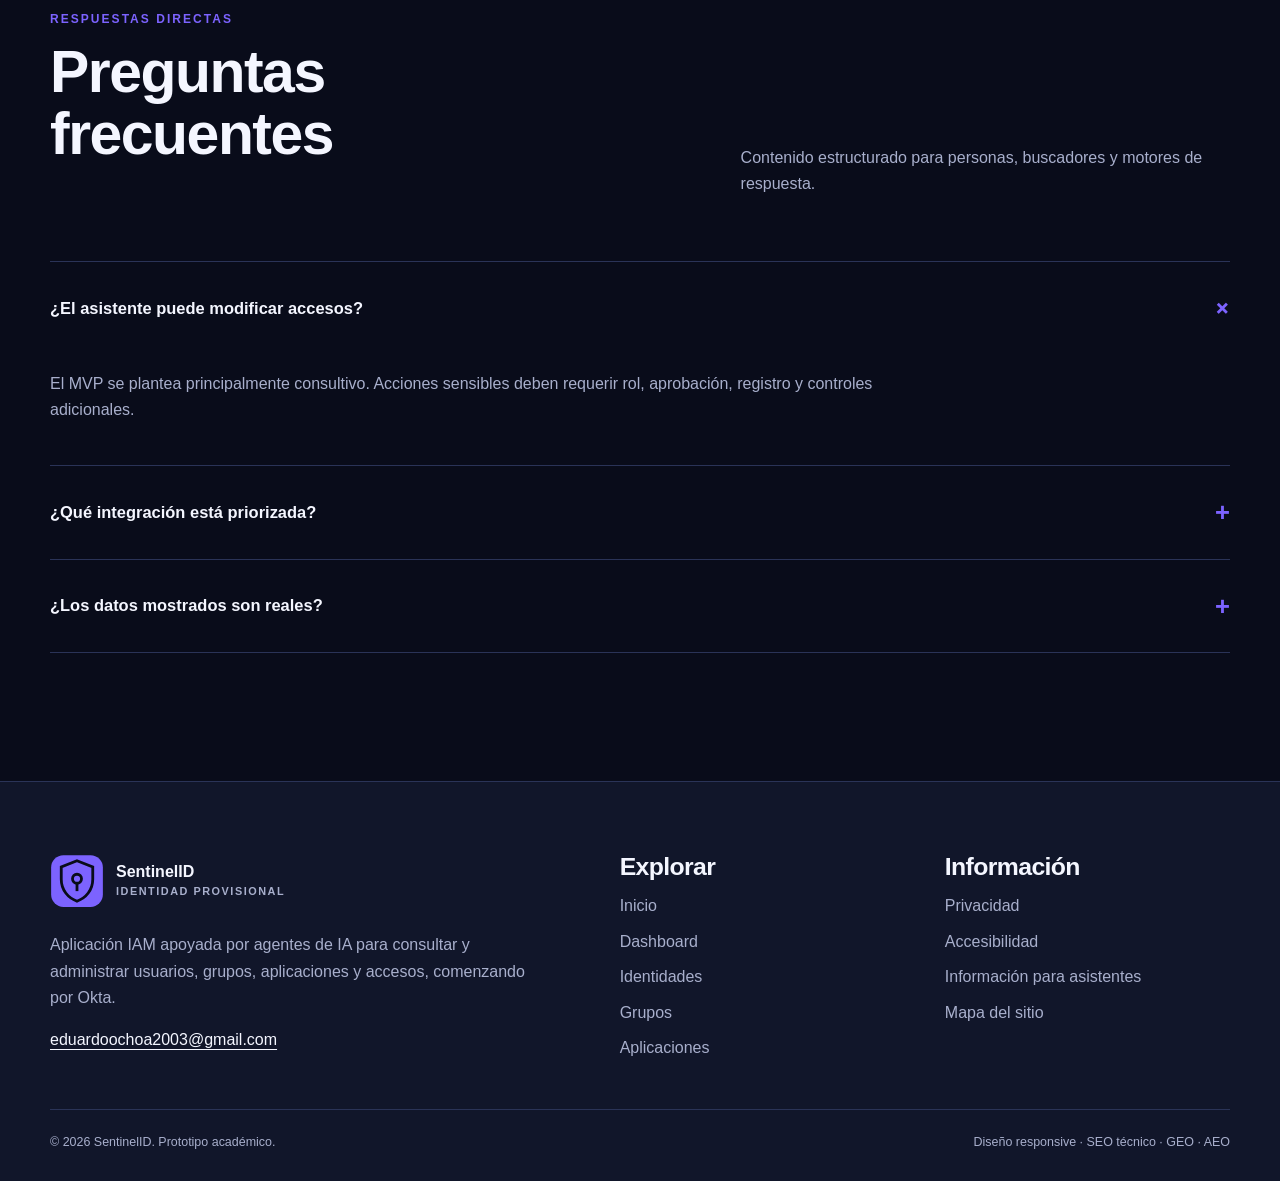
<file: asistente.html>
<!doctype html><html lang="es"><head>
<meta charset="utf-8"><meta name="viewport" content="width=device-width,initial-scale=1"><meta name="theme-color" content="#7c63ff">
<title>Asistente IA | SentinelID</title><meta name="description" content="Asistente IA de SentinelID. SentinelID convierte preguntas de lenguaje natural en consultas IAM, muestra resultados explicables y registra cada consulta para…"><meta name="robots" content="index,follow,max-image-preview:large,max-snippet:-1,max-video-preview:-1"><meta name="generator" content="Centro Iberoamericano · prototipo académico">
<link rel="canonical" href="./asistente.html"><link rel="icon" href="assets/img/favicon.svg" type="image/svg+xml"><link rel="manifest" href="manifest.webmanifest"><link rel="stylesheet" href="assets/css/styles.css">
<meta property="og:type" content="website"><meta property="og:locale" content="es_EC"><meta property="og:title" content="Asistente IA | SentinelID"><meta property="og:description" content="Asistente IA de SentinelID. SentinelID convierte preguntas de lenguaje natural en consultas IAM, muestra resultados explicables y registra cada consulta para…"><meta property="og:url" content="./asistente.html"><meta property="og:image" content="assets/img/og-cover.png"><meta property="og:image:width" content="1200"><meta property="og:image:height" content="630"><meta property="og:site_name" content="SentinelID">
<meta name="twitter:card" content="summary_large_image"><meta name="twitter:title" content="Asistente IA | SentinelID"><meta name="twitter:description" content="Asistente IA de SentinelID. SentinelID convierte preguntas de lenguaje natural en consultas IAM, muestra resultados explicables y registra cada consulta para…"><meta name="twitter:image" content="assets/img/og-cover.png">
<script type="application/ld+json">{"@context":"https://schema.org","@type":"SoftwareApplication","@id":"./#entity","name":"SentinelID","description":"Aplicación IAM apoyada por agentes de IA para consultar y administrar usuarios, grupos, aplicaciones y accesos, comenzando por Okta.","url":"./index.html","logo":"./assets/img/logo.svg","image":"./assets/img/og-cover.png","inLanguage":"es","email":"eduardoochoa2003@gmail.com"}</script><script type="application/ld+json">{"@context":"https://schema.org","@type":"WebSite","@id":"./#website","name":"SentinelID","url":"./index.html","inLanguage":"es","publisher":{"@id":"./#entity"}}</script><script type="application/ld+json">{"@context":"https://schema.org","@type":"WebPage","name":"Asistente IA","description":"SentinelID convierte preguntas de lenguaje natural en consultas IAM, muestra resultados explicables y registra cada consulta para facilitar revisión, segu…","url":"./asistente.html","inLanguage":"es","isPartOf":{"@id":"./#website"},"about":{"@id":"./#entity"},"dateModified":"2026-10-01"}</script><script type="application/ld+json">{"@context":"https://schema.org","@type":"BreadcrumbList","itemListElement":[{"@type":"ListItem","position":1,"name":"Inicio","item":"./index.html"},{"@type":"ListItem","position":2,"name":"Asistente IA","item":"./asistente.html"}]}</script><script type="application/ld+json">{"@context":"https://schema.org","@type":"FAQPage","mainEntity":[{"@type":"Question","name":"¿El asistente puede modificar accesos?","acceptedAnswer":{"@type":"Answer","text":"El MVP se plantea principalmente consultivo. Acciones sensibles deben requerir rol, aprobación, registro y controles adicionales."}},{"@type":"Question","name":"¿Qué integración está priorizada?","acceptedAnswer":{"@type":"Answer","text":"El brief define Okta como primera integración y deja la arquitectura preparada para Microsoft Entra ID."}},{"@type":"Question","name":"¿Los datos mostrados son reales?","acceptedAnswer":{"@type":"Answer","text":"No. El prototipo usa identidades sintéticas y no contiene credenciales ni conexión a ningún tenant."}}]}</script></head><body data-theme="iam"><a class="skip-link" href="#contenido">Saltar al contenido</a>
<div class="topbar"><div class="container"><span>Proyecto de Eduardo Moises Ochoa Alva</span><span>Prototipo académico · identidad original · actualizado 2026-10-01</span></div></div>
<header class="site-header">
  <div class="container nav-wrap">
    <a class="brand" href="index.html" aria-label="Ir al inicio de SentinelID"><img src="assets/img/favicon.svg" width="54" height="54" alt=""><span>SentinelID<small>prototipo multipágina</small></span></a>
    <button class="menu-toggle" id="menu-toggle" type="button" aria-expanded="false" aria-controls="site-nav">Menú</button>
    <nav class="site-nav" id="site-nav" aria-label="Navegación principal"><a class="" href="index.html">Inicio</a><a class="" href="dashboard.html">Dashboard</a><a class="" href="identidades.html">Identidades</a><a class="" href="grupos.html">Grupos</a><a class="" href="aplicaciones.html">Aplicaciones</a><a class="" href="asistente.html" aria-current="page">Asistente IA</a><a class="" href="auditoria.html">Auditoría</a><a class="" href="integraciones.html">Integraciones</a><a class="" href="noticias.html">Noticias</a></nav>
  </div>
</header><main id="contenido"><div class="container breadcrumbs"><a href="index.html">Inicio</a><span aria-hidden="true">/</span><span>Asistente IA</span></div><section class="page-hero"><div class="container inner"><div><div class="eyebrow">SentinelID</div><h1>Asistente IA</h1></div><p>Un asistente demostrativo con énfasis en permisos, trazabilidad y control humano.</p></div></section><section class="section"><div class="container"><div class="assistant-demo"><aside class="assistant-sidebar"><div class="kicker">Contexto</div><h3>Sentinel Assistant</h3><p>Consulta identidades y prepara acciones. No ejecuta cambios sin política y autorización.</p><div class="tag-list"><span class="tag">Okta</span><span class="tag">RBAC</span><span class="tag">Audit log</span><span class="tag">Human-in-the-loop</span></div></aside><div class="assistant-chat"><div id="chat-stream"><div class="bubble">Puedo buscar identidades, explicar accesos y preparar una acción para revisión.</div><div class="bubble user">Muéstrame contratistas inactivos con acceso a CRM.</div><div class="bubble">Encontré coincidencias sintéticas. Antes de mostrar datos sensibles verificaría rol, finalidad y alcance.</div></div><form id="assistant-form" class="chat-form" data-response="Demostración: validaría tu rol, política, fuente y riesgo; después prepararía una acción reversible para aprobación humana."><label class="sr-only" for="assistant-input">Escribir consulta</label><input id="assistant-input" placeholder="Escribe una consulta demostrativa" autocomplete="off"><button class="btn" type="submit">Enviar</button></form></div></div></div></section><section class="section-sm"><div class="container"><div class="notice">La conversación es local y demostrativa. No está conectada a Okta, Entra ni SailPoint y no ejecuta acciones reales.</div></div></section><section class="section"><div class="container"><div class="section-head"><div><div class="kicker">Respuestas directas</div><h2>Preguntas frecuentes</h2></div><p>Contenido estructurado para personas, buscadores y motores de respuesta.</p></div><div class="faq-list"><div class="faq-item" data-open="true"><button class="faq-question" type="button" aria-expanded="true"><span>¿El asistente puede modificar accesos?</span><span aria-hidden="true">+</span></button><div class="faq-answer"><p>El MVP se plantea principalmente consultivo. Acciones sensibles deben requerir rol, aprobación, registro y controles adicionales.</p></div></div><div class="faq-item" data-open="false"><button class="faq-question" type="button" aria-expanded="false"><span>¿Qué integración está priorizada?</span><span aria-hidden="true">+</span></button><div class="faq-answer"><p>El brief define Okta como primera integración y deja la arquitectura preparada para Microsoft Entra ID.</p></div></div><div class="faq-item" data-open="false"><button class="faq-question" type="button" aria-expanded="false"><span>¿Los datos mostrados son reales?</span><span aria-hidden="true">+</span></button><div class="faq-answer"><p>No. El prototipo usa identidades sintéticas y no contiene credenciales ni conexión a ningún tenant.</p></div></div></div></div></section></main><footer class="site-footer">
  <div class="container">
    <div class="footer-grid">
      <div><a class="brand" href="index.html"><img src="assets/img/favicon.svg" width="54" height="54" alt=""><span>SentinelID<small>identidad provisional</small></span></a><p>Aplicación IAM apoyada por agentes de IA para consultar y administrar usuarios, grupos, aplicaciones y accesos, comenzando por Okta.</p><a href="mailto:eduardoochoa2003@gmail.com">eduardoochoa2003@gmail.com</a></div>
      <div><h3>Explorar</h3><div class="footer-links"><a href="index.html">Inicio</a><a href="dashboard.html">Dashboard</a><a href="identidades.html">Identidades</a><a href="grupos.html">Grupos</a><a href="aplicaciones.html">Aplicaciones</a></div></div>
      <div><h3>Información</h3><div class="footer-links"><a href="privacidad.html">Privacidad</a><a href="accesibilidad.html">Accesibilidad</a><a href="llms.txt">Información para asistentes</a><a href="sitemap.xml">Mapa del sitio</a></div></div>
    </div>
    <div class="footer-bottom"><span>© <span id="year">2026</span> SentinelID. Prototipo académico.</span><span>Diseño responsive · SEO técnico · GEO · AEO</span></div>
  </div>
</footer><div id="toast" class="toast" role="status" aria-live="polite"></div><script src="assets/js/app.js" defer></script></body></html>
</file>
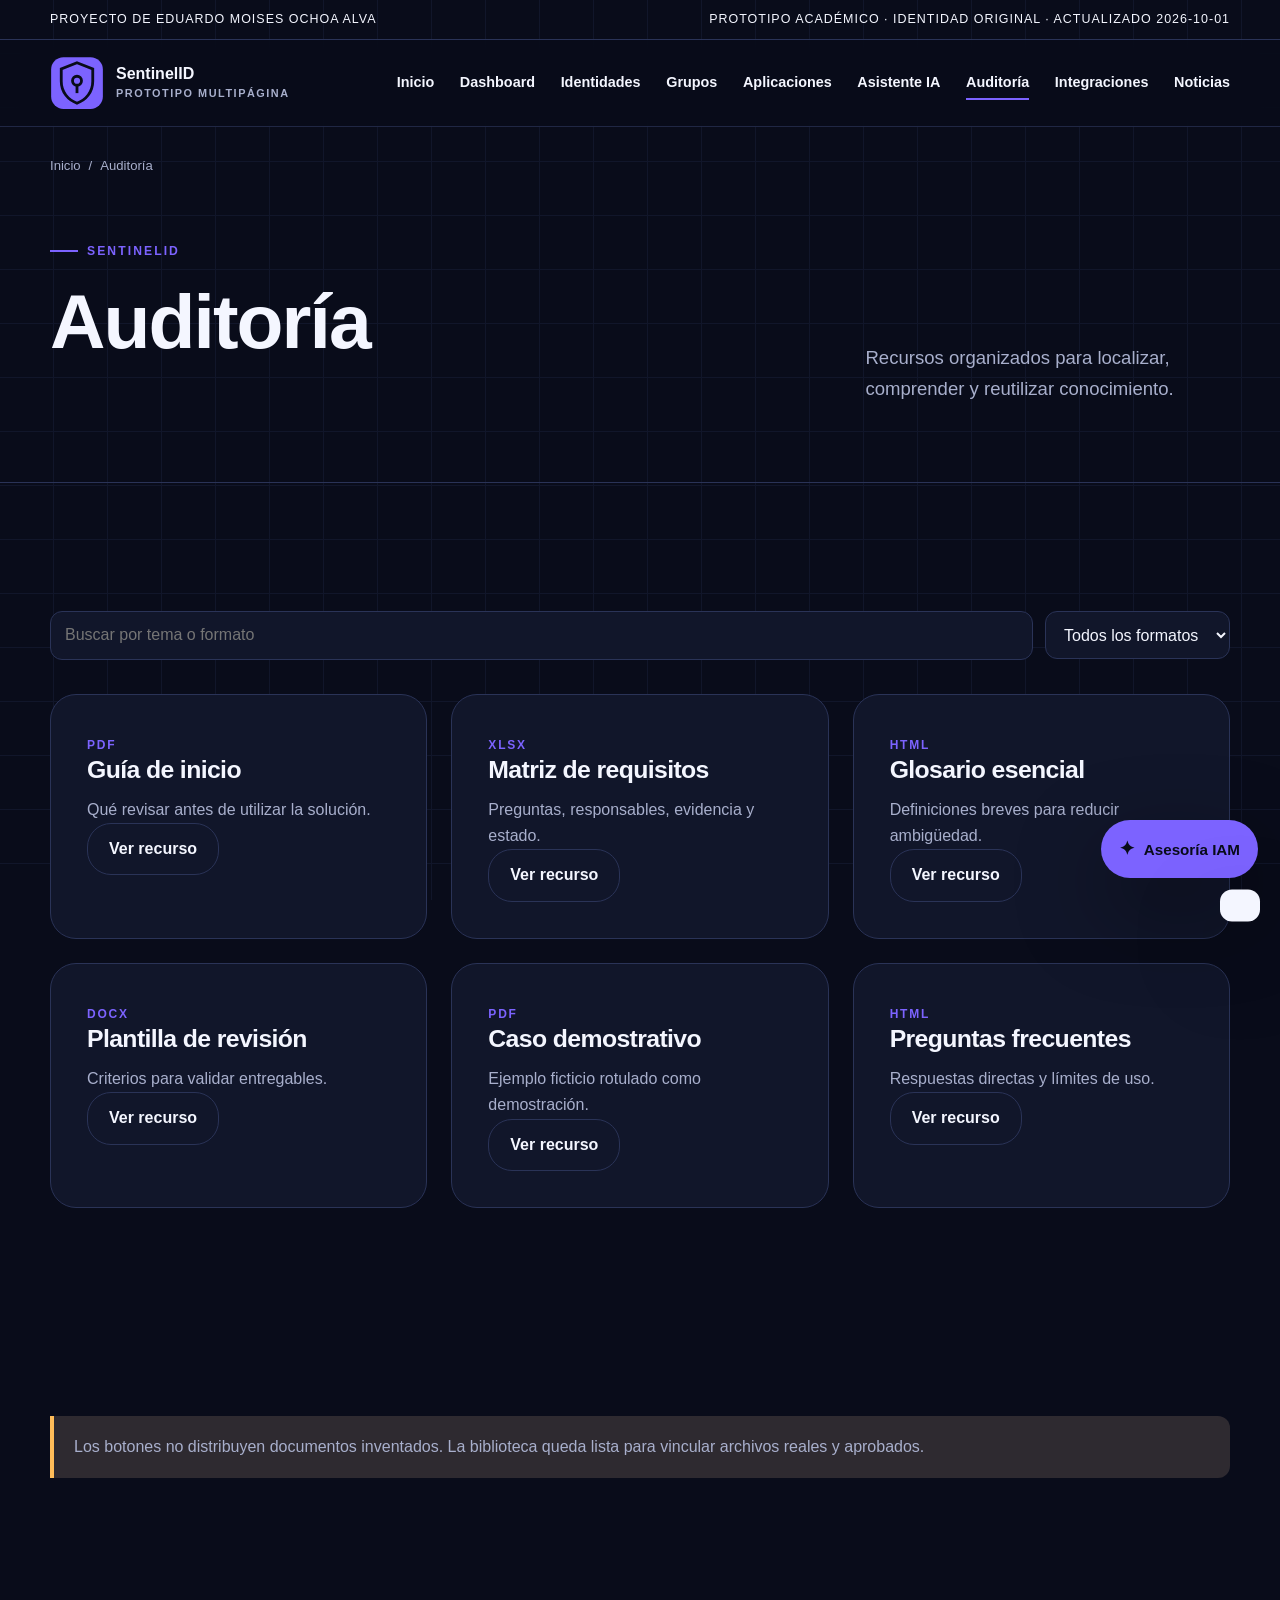
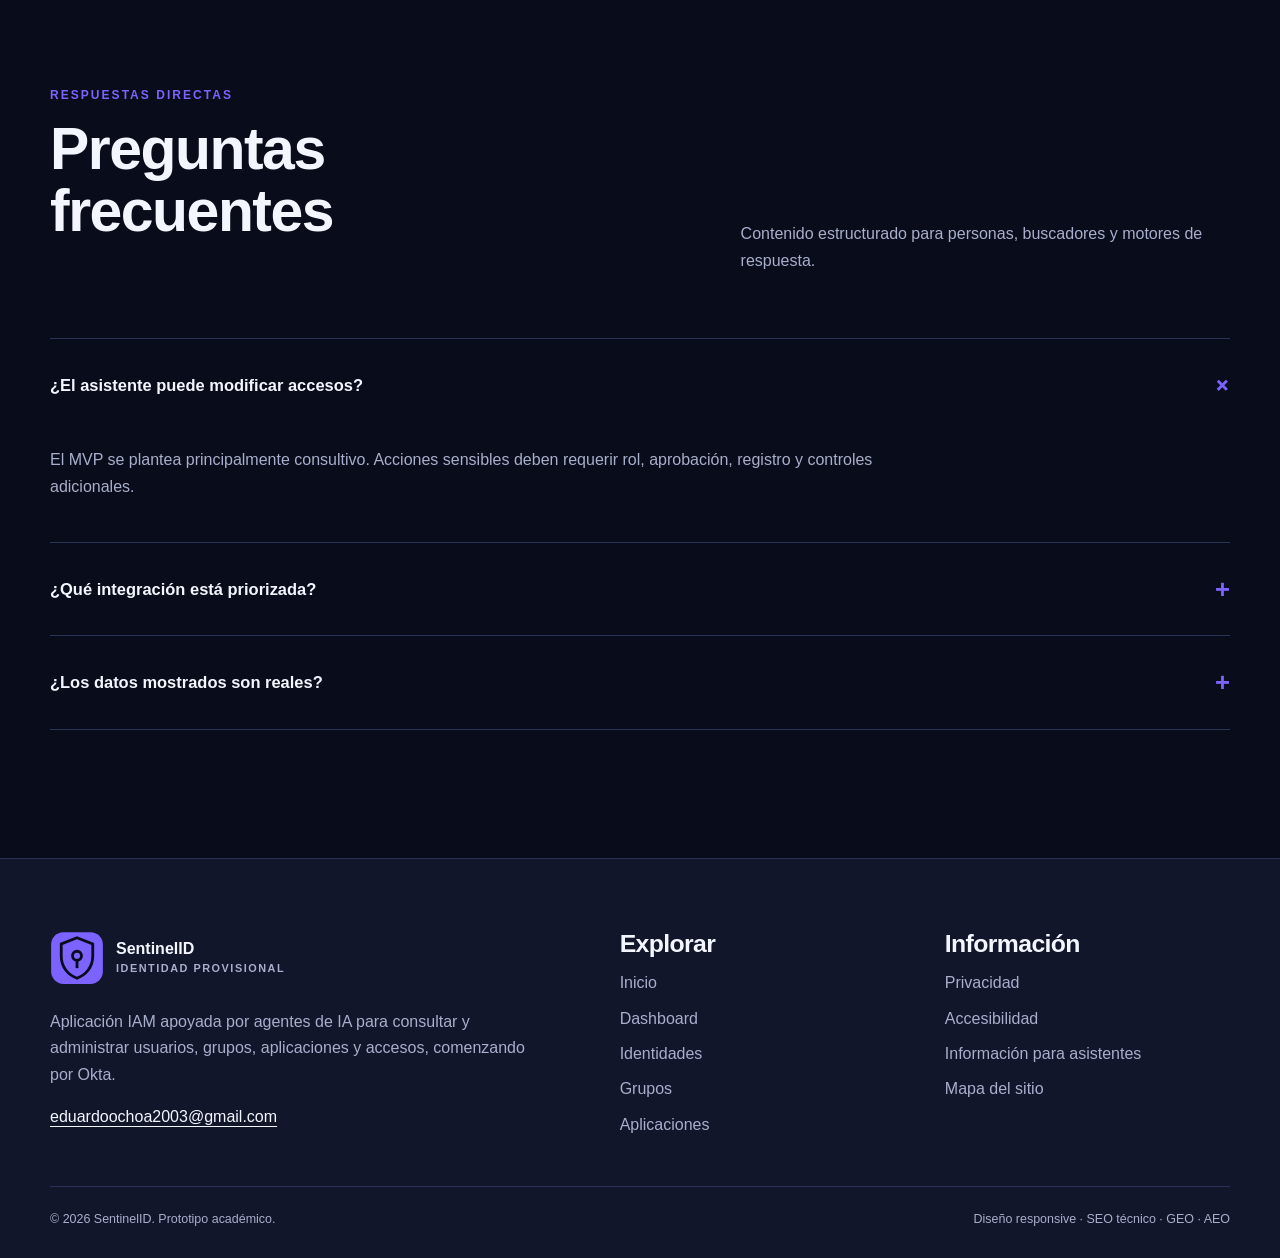
<file: auditoria.html>
<!doctype html><html lang="es"><head>
<meta charset="utf-8"><meta name="viewport" content="width=device-width,initial-scale=1"><meta name="theme-color" content="#7c63ff">
<title>Auditoría | SentinelID</title><meta name="description" content="Auditoría de SentinelID. SentinelID convierte preguntas de lenguaje natural en consultas IAM, muestra resultados explicables y registra cada consulta para fa…"><meta name="robots" content="index,follow,max-image-preview:large,max-snippet:-1,max-video-preview:-1"><meta name="generator" content="Centro Iberoamericano · prototipo académico">
<link rel="canonical" href="./auditoria.html"><link rel="icon" href="assets/img/favicon.svg" type="image/svg+xml"><link rel="manifest" href="manifest.webmanifest"><link rel="stylesheet" href="assets/css/styles.css">
<meta property="og:type" content="website"><meta property="og:locale" content="es_EC"><meta property="og:title" content="Auditoría | SentinelID"><meta property="og:description" content="Auditoría de SentinelID. SentinelID convierte preguntas de lenguaje natural en consultas IAM, muestra resultados explicables y registra cada consulta para fa…"><meta property="og:url" content="./auditoria.html"><meta property="og:image" content="assets/img/og-cover.png"><meta property="og:image:width" content="1200"><meta property="og:image:height" content="630"><meta property="og:site_name" content="SentinelID">
<meta name="twitter:card" content="summary_large_image"><meta name="twitter:title" content="Auditoría | SentinelID"><meta name="twitter:description" content="Auditoría de SentinelID. SentinelID convierte preguntas de lenguaje natural en consultas IAM, muestra resultados explicables y registra cada consulta para fa…"><meta name="twitter:image" content="assets/img/og-cover.png">
<script type="application/ld+json">{"@context":"https://schema.org","@type":"SoftwareApplication","@id":"./#entity","name":"SentinelID","description":"Aplicación IAM apoyada por agentes de IA para consultar y administrar usuarios, grupos, aplicaciones y accesos, comenzando por Okta.","url":"./index.html","logo":"./assets/img/logo.svg","image":"./assets/img/og-cover.png","inLanguage":"es","email":"eduardoochoa2003@gmail.com"}</script><script type="application/ld+json">{"@context":"https://schema.org","@type":"WebSite","@id":"./#website","name":"SentinelID","url":"./index.html","inLanguage":"es","publisher":{"@id":"./#entity"}}</script><script type="application/ld+json">{"@context":"https://schema.org","@type":"CollectionPage","name":"Auditoría","description":"SentinelID convierte preguntas de lenguaje natural en consultas IAM, muestra resultados explicables y registra cada consulta para facilitar revisión, segu…","url":"./auditoria.html","inLanguage":"es","isPartOf":{"@id":"./#website"},"about":{"@id":"./#entity"},"dateModified":"2026-10-01"}</script><script type="application/ld+json">{"@context":"https://schema.org","@type":"BreadcrumbList","itemListElement":[{"@type":"ListItem","position":1,"name":"Inicio","item":"./index.html"},{"@type":"ListItem","position":2,"name":"Auditoría","item":"./auditoria.html"}]}</script><script type="application/ld+json">{"@context":"https://schema.org","@type":"FAQPage","mainEntity":[{"@type":"Question","name":"¿El asistente puede modificar accesos?","acceptedAnswer":{"@type":"Answer","text":"El MVP se plantea principalmente consultivo. Acciones sensibles deben requerir rol, aprobación, registro y controles adicionales."}},{"@type":"Question","name":"¿Qué integración está priorizada?","acceptedAnswer":{"@type":"Answer","text":"El brief define Okta como primera integración y deja la arquitectura preparada para Microsoft Entra ID."}},{"@type":"Question","name":"¿Los datos mostrados son reales?","acceptedAnswer":{"@type":"Answer","text":"No. El prototipo usa identidades sintéticas y no contiene credenciales ni conexión a ningún tenant."}}]}</script><script type="application/ld+json">{"@context":"https://schema.org","@type":"ItemList","name":"Auditoría","description":"Colección demostrativa de SentinelID; validar datos antes de publicar."}</script></head><body data-theme="iam"><a class="skip-link" href="#contenido">Saltar al contenido</a>
<div class="topbar"><div class="container"><span>Proyecto de Eduardo Moises Ochoa Alva</span><span>Prototipo académico · identidad original · actualizado 2026-10-01</span></div></div>
<header class="site-header">
  <div class="container nav-wrap">
    <a class="brand" href="index.html" aria-label="Ir al inicio de SentinelID"><img src="assets/img/favicon.svg" width="54" height="54" alt=""><span>SentinelID<small>prototipo multipágina</small></span></a>
    <button class="menu-toggle" id="menu-toggle" type="button" aria-expanded="false" aria-controls="site-nav">Menú</button>
    <nav class="site-nav" id="site-nav" aria-label="Navegación principal"><a class="" href="index.html">Inicio</a><a class="" href="dashboard.html">Dashboard</a><a class="" href="identidades.html">Identidades</a><a class="" href="grupos.html">Grupos</a><a class="" href="aplicaciones.html">Aplicaciones</a><a class="" href="asistente.html">Asistente IA</a><a class="" href="auditoria.html" aria-current="page">Auditoría</a><a class="" href="integraciones.html">Integraciones</a><a class="" href="noticias.html">Noticias</a></nav>
  </div>
</header><main id="contenido"><div class="container breadcrumbs"><a href="index.html">Inicio</a><span aria-hidden="true">/</span><span>Auditoría</span></div><section class="page-hero"><div class="container inner"><div><div class="eyebrow">SentinelID</div><h1>Auditoría</h1></div><p>Recursos organizados para localizar, comprender y reutilizar conocimiento.</p></div></section><section class="section"><div class="container"><div class="catalog-toolbar"><label class="sr-only" for="catalog-search">Buscar recursos</label><input id="catalog-search" type="search" placeholder="Buscar por tema o formato"><label class="sr-only" for="catalog-category">Formato</label><select id="catalog-category" data-filter="category"><option value="all">Todos los formatos</option><option value="pdf">PDF</option><option value="xlsx">XLSX</option><option value="docx">DOCX</option><option value="html">HTML</option></select></div><div class="grid-3"><article class="card" data-search="guía de inicio pdf qué revisar antes de utilizar la solución." data-category="pdf"><span class="number">PDF</span><h3>Guía de inicio</h3><p>Qué revisar antes de utilizar la solución.</p><button type="button" class="btn btn-ghost" data-action data-message="El recurso Guía de inicio es demostrativo y se conectará al archivo aprobado.">Ver recurso</button></article><article class="card" data-search="matriz de requisitos xlsx preguntas, responsables, evidencia y estado." data-category="xlsx"><span class="number">XLSX</span><h3>Matriz de requisitos</h3><p>Preguntas, responsables, evidencia y estado.</p><button type="button" class="btn btn-ghost" data-action data-message="El recurso Matriz de requisitos es demostrativo y se conectará al archivo aprobado.">Ver recurso</button></article><article class="card" data-search="glosario esencial html definiciones breves para reducir ambigüedad." data-category="html"><span class="number">HTML</span><h3>Glosario esencial</h3><p>Definiciones breves para reducir ambigüedad.</p><button type="button" class="btn btn-ghost" data-action data-message="El recurso Glosario esencial es demostrativo y se conectará al archivo aprobado.">Ver recurso</button></article><article class="card" data-search="plantilla de revisión docx criterios para validar entregables." data-category="docx"><span class="number">DOCX</span><h3>Plantilla de revisión</h3><p>Criterios para validar entregables.</p><button type="button" class="btn btn-ghost" data-action data-message="El recurso Plantilla de revisión es demostrativo y se conectará al archivo aprobado.">Ver recurso</button></article><article class="card" data-search="caso demostrativo pdf ejemplo ficticio rotulado como demostración." data-category="pdf"><span class="number">PDF</span><h3>Caso demostrativo</h3><p>Ejemplo ficticio rotulado como demostración.</p><button type="button" class="btn btn-ghost" data-action data-message="El recurso Caso demostrativo es demostrativo y se conectará al archivo aprobado.">Ver recurso</button></article><article class="card" data-search="preguntas frecuentes html respuestas directas y límites de uso." data-category="html"><span class="number">HTML</span><h3>Preguntas frecuentes</h3><p>Respuestas directas y límites de uso.</p><button type="button" class="btn btn-ghost" data-action data-message="El recurso Preguntas frecuentes es demostrativo y se conectará al archivo aprobado.">Ver recurso</button></article></div><div id="catalog-empty" class="empty-state">No se encontraron recursos con esos criterios.</div></div></section><section class="section-sm"><div class="container"><div class="notice">Los botones no distribuyen documentos inventados. La biblioteca queda lista para vincular archivos reales y aprobados.</div></div></section><section class="section"><div class="container"><div class="section-head"><div><div class="kicker">Respuestas directas</div><h2>Preguntas frecuentes</h2></div><p>Contenido estructurado para personas, buscadores y motores de respuesta.</p></div><div class="faq-list"><div class="faq-item" data-open="true"><button class="faq-question" type="button" aria-expanded="true"><span>¿El asistente puede modificar accesos?</span><span aria-hidden="true">+</span></button><div class="faq-answer"><p>El MVP se plantea principalmente consultivo. Acciones sensibles deben requerir rol, aprobación, registro y controles adicionales.</p></div></div><div class="faq-item" data-open="false"><button class="faq-question" type="button" aria-expanded="false"><span>¿Qué integración está priorizada?</span><span aria-hidden="true">+</span></button><div class="faq-answer"><p>El brief define Okta como primera integración y deja la arquitectura preparada para Microsoft Entra ID.</p></div></div><div class="faq-item" data-open="false"><button class="faq-question" type="button" aria-expanded="false"><span>¿Los datos mostrados son reales?</span><span aria-hidden="true">+</span></button><div class="faq-answer"><p>No. El prototipo usa identidades sintéticas y no contiene credenciales ni conexión a ningún tenant.</p></div></div></div></div></section></main><footer class="site-footer">
  <div class="container">
    <div class="footer-grid">
      <div><a class="brand" href="index.html"><img src="assets/img/favicon.svg" width="54" height="54" alt=""><span>SentinelID<small>identidad provisional</small></span></a><p>Aplicación IAM apoyada por agentes de IA para consultar y administrar usuarios, grupos, aplicaciones y accesos, comenzando por Okta.</p><a href="mailto:eduardoochoa2003@gmail.com">eduardoochoa2003@gmail.com</a></div>
      <div><h3>Explorar</h3><div class="footer-links"><a href="index.html">Inicio</a><a href="dashboard.html">Dashboard</a><a href="identidades.html">Identidades</a><a href="grupos.html">Grupos</a><a href="aplicaciones.html">Aplicaciones</a></div></div>
      <div><h3>Información</h3><div class="footer-links"><a href="privacidad.html">Privacidad</a><a href="accesibilidad.html">Accesibilidad</a><a href="llms.txt">Información para asistentes</a><a href="sitemap.xml">Mapa del sitio</a></div></div>
    </div>
    <div class="footer-bottom"><span>© <span id="year">2026</span> SentinelID. Prototipo académico.</span><span>Diseño responsive · SEO técnico · GEO · AEO</span></div>
  </div>
</footer><div id="toast" class="toast" role="status" aria-live="polite"></div><script src="assets/js/app.js" defer></script></body></html>
</file>
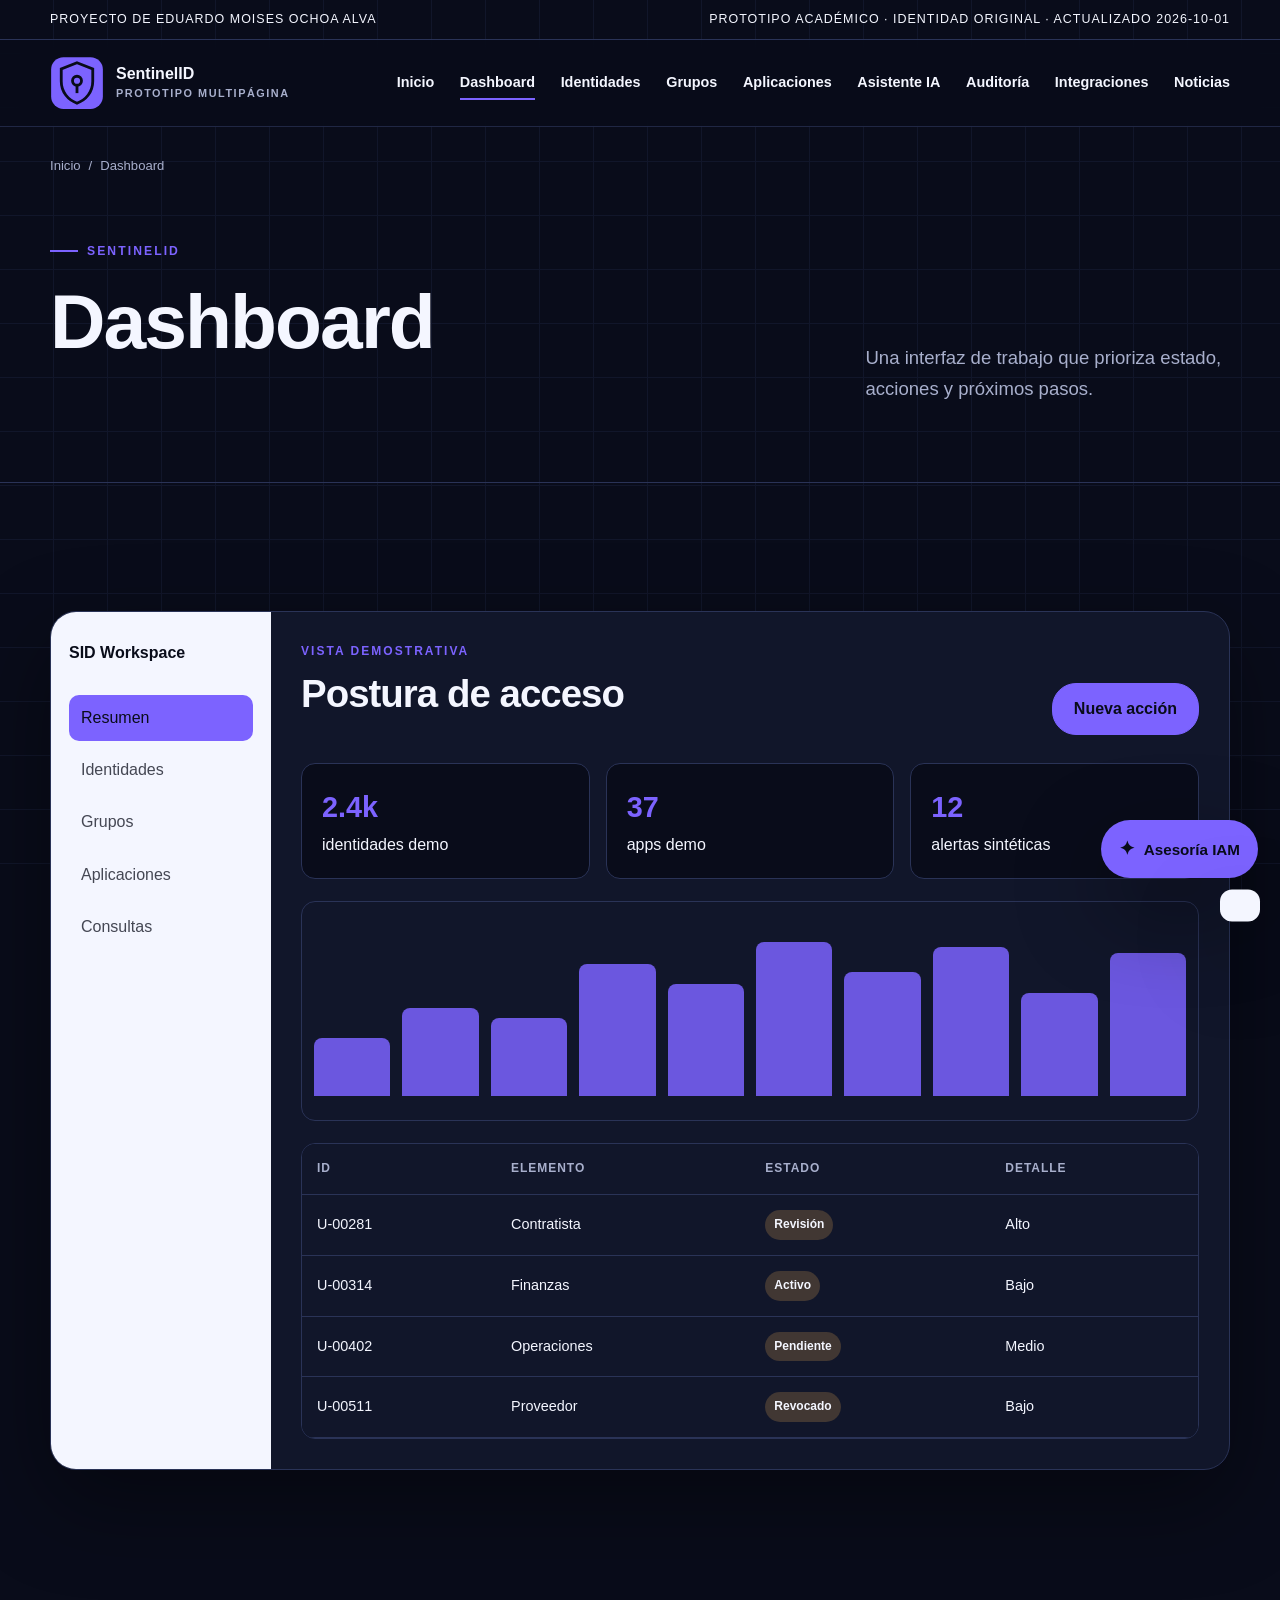
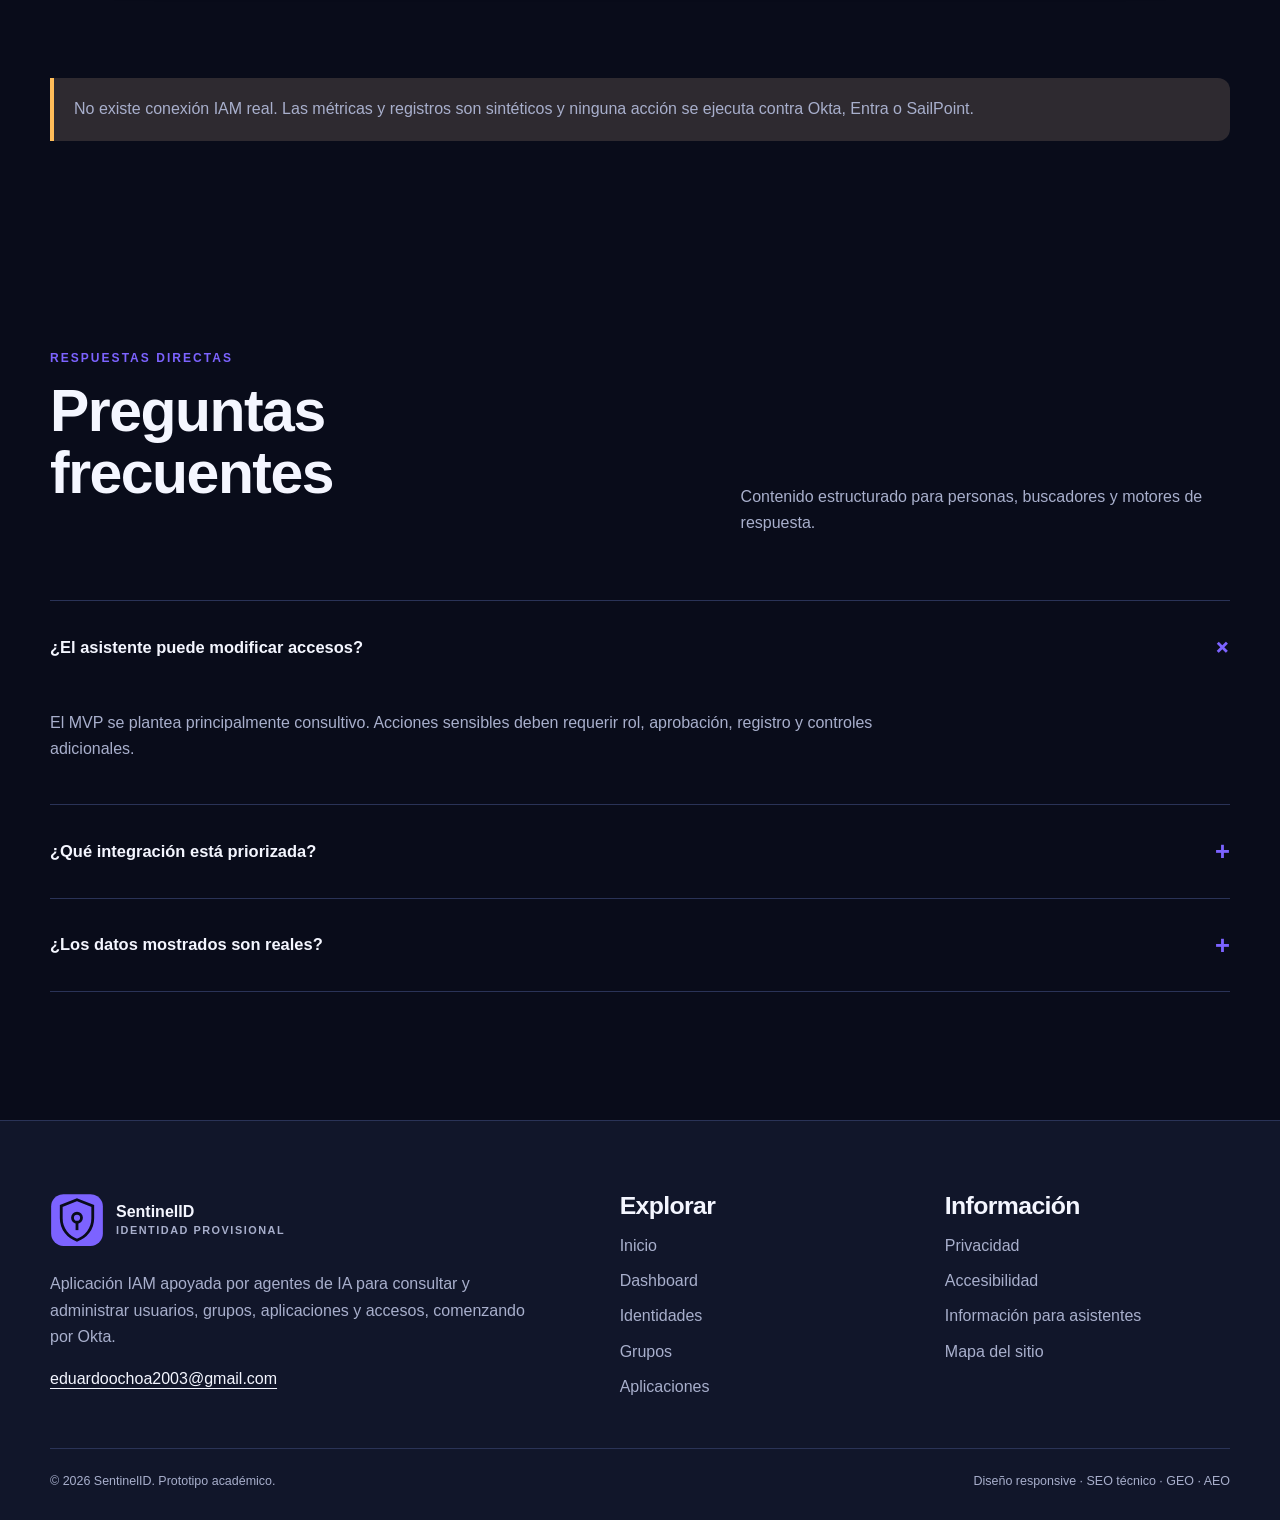
<file: dashboard.html>
<!doctype html><html lang="es"><head>
<meta charset="utf-8"><meta name="viewport" content="width=device-width,initial-scale=1"><meta name="theme-color" content="#7c63ff">
<title>Dashboard | SentinelID</title><meta name="description" content="Dashboard de SentinelID. SentinelID convierte preguntas de lenguaje natural en consultas IAM, muestra resultados explicables y registra cada consulta para fa…"><meta name="robots" content="index,follow,max-image-preview:large,max-snippet:-1,max-video-preview:-1"><meta name="generator" content="Centro Iberoamericano · prototipo académico">
<link rel="canonical" href="./dashboard.html"><link rel="icon" href="assets/img/favicon.svg" type="image/svg+xml"><link rel="manifest" href="manifest.webmanifest"><link rel="stylesheet" href="assets/css/styles.css">
<meta property="og:type" content="website"><meta property="og:locale" content="es_EC"><meta property="og:title" content="Dashboard | SentinelID"><meta property="og:description" content="Dashboard de SentinelID. SentinelID convierte preguntas de lenguaje natural en consultas IAM, muestra resultados explicables y registra cada consulta para fa…"><meta property="og:url" content="./dashboard.html"><meta property="og:image" content="assets/img/og-cover.png"><meta property="og:image:width" content="1200"><meta property="og:image:height" content="630"><meta property="og:site_name" content="SentinelID">
<meta name="twitter:card" content="summary_large_image"><meta name="twitter:title" content="Dashboard | SentinelID"><meta name="twitter:description" content="Dashboard de SentinelID. SentinelID convierte preguntas de lenguaje natural en consultas IAM, muestra resultados explicables y registra cada consulta para fa…"><meta name="twitter:image" content="assets/img/og-cover.png">
<script type="application/ld+json">{"@context":"https://schema.org","@type":"SoftwareApplication","@id":"./#entity","name":"SentinelID","description":"Aplicación IAM apoyada por agentes de IA para consultar y administrar usuarios, grupos, aplicaciones y accesos, comenzando por Okta.","url":"./index.html","logo":"./assets/img/logo.svg","image":"./assets/img/og-cover.png","inLanguage":"es","email":"eduardoochoa2003@gmail.com"}</script><script type="application/ld+json">{"@context":"https://schema.org","@type":"WebSite","@id":"./#website","name":"SentinelID","url":"./index.html","inLanguage":"es","publisher":{"@id":"./#entity"}}</script><script type="application/ld+json">{"@context":"https://schema.org","@type":"WebPage","name":"Dashboard","description":"SentinelID convierte preguntas de lenguaje natural en consultas IAM, muestra resultados explicables y registra cada consulta para facilitar revisión, segu…","url":"./dashboard.html","inLanguage":"es","isPartOf":{"@id":"./#website"},"about":{"@id":"./#entity"},"dateModified":"2026-10-01"}</script><script type="application/ld+json">{"@context":"https://schema.org","@type":"BreadcrumbList","itemListElement":[{"@type":"ListItem","position":1,"name":"Inicio","item":"./index.html"},{"@type":"ListItem","position":2,"name":"Dashboard","item":"./dashboard.html"}]}</script><script type="application/ld+json">{"@context":"https://schema.org","@type":"FAQPage","mainEntity":[{"@type":"Question","name":"¿El asistente puede modificar accesos?","acceptedAnswer":{"@type":"Answer","text":"El MVP se plantea principalmente consultivo. Acciones sensibles deben requerir rol, aprobación, registro y controles adicionales."}},{"@type":"Question","name":"¿Qué integración está priorizada?","acceptedAnswer":{"@type":"Answer","text":"El brief define Okta como primera integración y deja la arquitectura preparada para Microsoft Entra ID."}},{"@type":"Question","name":"¿Los datos mostrados son reales?","acceptedAnswer":{"@type":"Answer","text":"No. El prototipo usa identidades sintéticas y no contiene credenciales ni conexión a ningún tenant."}}]}</script></head><body data-theme="iam"><a class="skip-link" href="#contenido">Saltar al contenido</a>
<div class="topbar"><div class="container"><span>Proyecto de Eduardo Moises Ochoa Alva</span><span>Prototipo académico · identidad original · actualizado 2026-10-01</span></div></div>
<header class="site-header">
  <div class="container nav-wrap">
    <a class="brand" href="index.html" aria-label="Ir al inicio de SentinelID"><img src="assets/img/favicon.svg" width="54" height="54" alt=""><span>SentinelID<small>prototipo multipágina</small></span></a>
    <button class="menu-toggle" id="menu-toggle" type="button" aria-expanded="false" aria-controls="site-nav">Menú</button>
    <nav class="site-nav" id="site-nav" aria-label="Navegación principal"><a class="" href="index.html">Inicio</a><a class="" href="dashboard.html" aria-current="page">Dashboard</a><a class="" href="identidades.html">Identidades</a><a class="" href="grupos.html">Grupos</a><a class="" href="aplicaciones.html">Aplicaciones</a><a class="" href="asistente.html">Asistente IA</a><a class="" href="auditoria.html">Auditoría</a><a class="" href="integraciones.html">Integraciones</a><a class="" href="noticias.html">Noticias</a></nav>
  </div>
</header><main id="contenido"><div class="container breadcrumbs"><a href="index.html">Inicio</a><span aria-hidden="true">/</span><span>Dashboard</span></div><section class="page-hero"><div class="container inner"><div><div class="eyebrow">SentinelID</div><h1>Dashboard</h1></div><p>Una interfaz de trabajo que prioriza estado, acciones y próximos pasos.</p></div></section><section class="section"><div class="container"><div class="dashboard"><aside><strong>SID Workspace</strong><a href="#">Resumen</a><a href="#">Identidades</a><a href="#">Grupos</a><a href="#">Aplicaciones</a><a href="#">Consultas</a></aside><div class="dashboard-main"><div class="section-head" style="margin-bottom:28px"><div><div class="kicker">Vista demostrativa</div><h2 style="font-size:clamp(1.8rem,3vw,3rem)">Postura de acceso</h2></div><button class="btn" type="button" data-action data-message="Acción creada solo en la demostración.">Nueva acción</button></div><div class="metric-grid"><div class="metric"><strong>2.4k</strong><span>identidades demo</span></div><div class="metric"><strong>37</strong><span>apps demo</span></div><div class="metric"><strong>12</strong><span>alertas sintéticas</span></div></div><div class="bar-chart" aria-label="Gráfico demostrativo de actividad"><i style="height:34%"></i><i style="height:52%"></i><i style="height:46%"></i><i style="height:78%"></i><i style="height:66%"></i><i style="height:91%"></i><i style="height:73%"></i><i style="height:88%"></i><i style="height:61%"></i><i style="height:84%"></i></div><div class="table-wrap"><table><thead><tr><th>ID</th><th>Elemento</th><th>Estado</th><th>Detalle</th></tr></thead><tbody><tr><td>U-00281</td><td>Contratista</td><td><span class="status">Revisión</span></td><td>Alto</td></tr><tr><td>U-00314</td><td>Finanzas</td><td><span class="status">Activo</span></td><td>Bajo</td></tr><tr><td>U-00402</td><td>Operaciones</td><td><span class="status">Pendiente</span></td><td>Medio</td></tr><tr><td>U-00511</td><td>Proveedor</td><td><span class="status">Revocado</span></td><td>Bajo</td></tr></tbody></table></div></div></div></div></section><section class="section-sm"><div class="container"><div class="notice">No existe conexión IAM real. Las métricas y registros son sintéticos y ninguna acción se ejecuta contra Okta, Entra o SailPoint.</div></div></section><section class="section"><div class="container"><div class="section-head"><div><div class="kicker">Respuestas directas</div><h2>Preguntas frecuentes</h2></div><p>Contenido estructurado para personas, buscadores y motores de respuesta.</p></div><div class="faq-list"><div class="faq-item" data-open="true"><button class="faq-question" type="button" aria-expanded="true"><span>¿El asistente puede modificar accesos?</span><span aria-hidden="true">+</span></button><div class="faq-answer"><p>El MVP se plantea principalmente consultivo. Acciones sensibles deben requerir rol, aprobación, registro y controles adicionales.</p></div></div><div class="faq-item" data-open="false"><button class="faq-question" type="button" aria-expanded="false"><span>¿Qué integración está priorizada?</span><span aria-hidden="true">+</span></button><div class="faq-answer"><p>El brief define Okta como primera integración y deja la arquitectura preparada para Microsoft Entra ID.</p></div></div><div class="faq-item" data-open="false"><button class="faq-question" type="button" aria-expanded="false"><span>¿Los datos mostrados son reales?</span><span aria-hidden="true">+</span></button><div class="faq-answer"><p>No. El prototipo usa identidades sintéticas y no contiene credenciales ni conexión a ningún tenant.</p></div></div></div></div></section></main><footer class="site-footer">
  <div class="container">
    <div class="footer-grid">
      <div><a class="brand" href="index.html"><img src="assets/img/favicon.svg" width="54" height="54" alt=""><span>SentinelID<small>identidad provisional</small></span></a><p>Aplicación IAM apoyada por agentes de IA para consultar y administrar usuarios, grupos, aplicaciones y accesos, comenzando por Okta.</p><a href="mailto:eduardoochoa2003@gmail.com">eduardoochoa2003@gmail.com</a></div>
      <div><h3>Explorar</h3><div class="footer-links"><a href="index.html">Inicio</a><a href="dashboard.html">Dashboard</a><a href="identidades.html">Identidades</a><a href="grupos.html">Grupos</a><a href="aplicaciones.html">Aplicaciones</a></div></div>
      <div><h3>Información</h3><div class="footer-links"><a href="privacidad.html">Privacidad</a><a href="accesibilidad.html">Accesibilidad</a><a href="llms.txt">Información para asistentes</a><a href="sitemap.xml">Mapa del sitio</a></div></div>
    </div>
    <div class="footer-bottom"><span>© <span id="year">2026</span> SentinelID. Prototipo académico.</span><span>Diseño responsive · SEO técnico · GEO · AEO</span></div>
  </div>
</footer><div id="toast" class="toast" role="status" aria-live="polite"></div><script src="assets/js/app.js" defer></script></body></html>
</file>
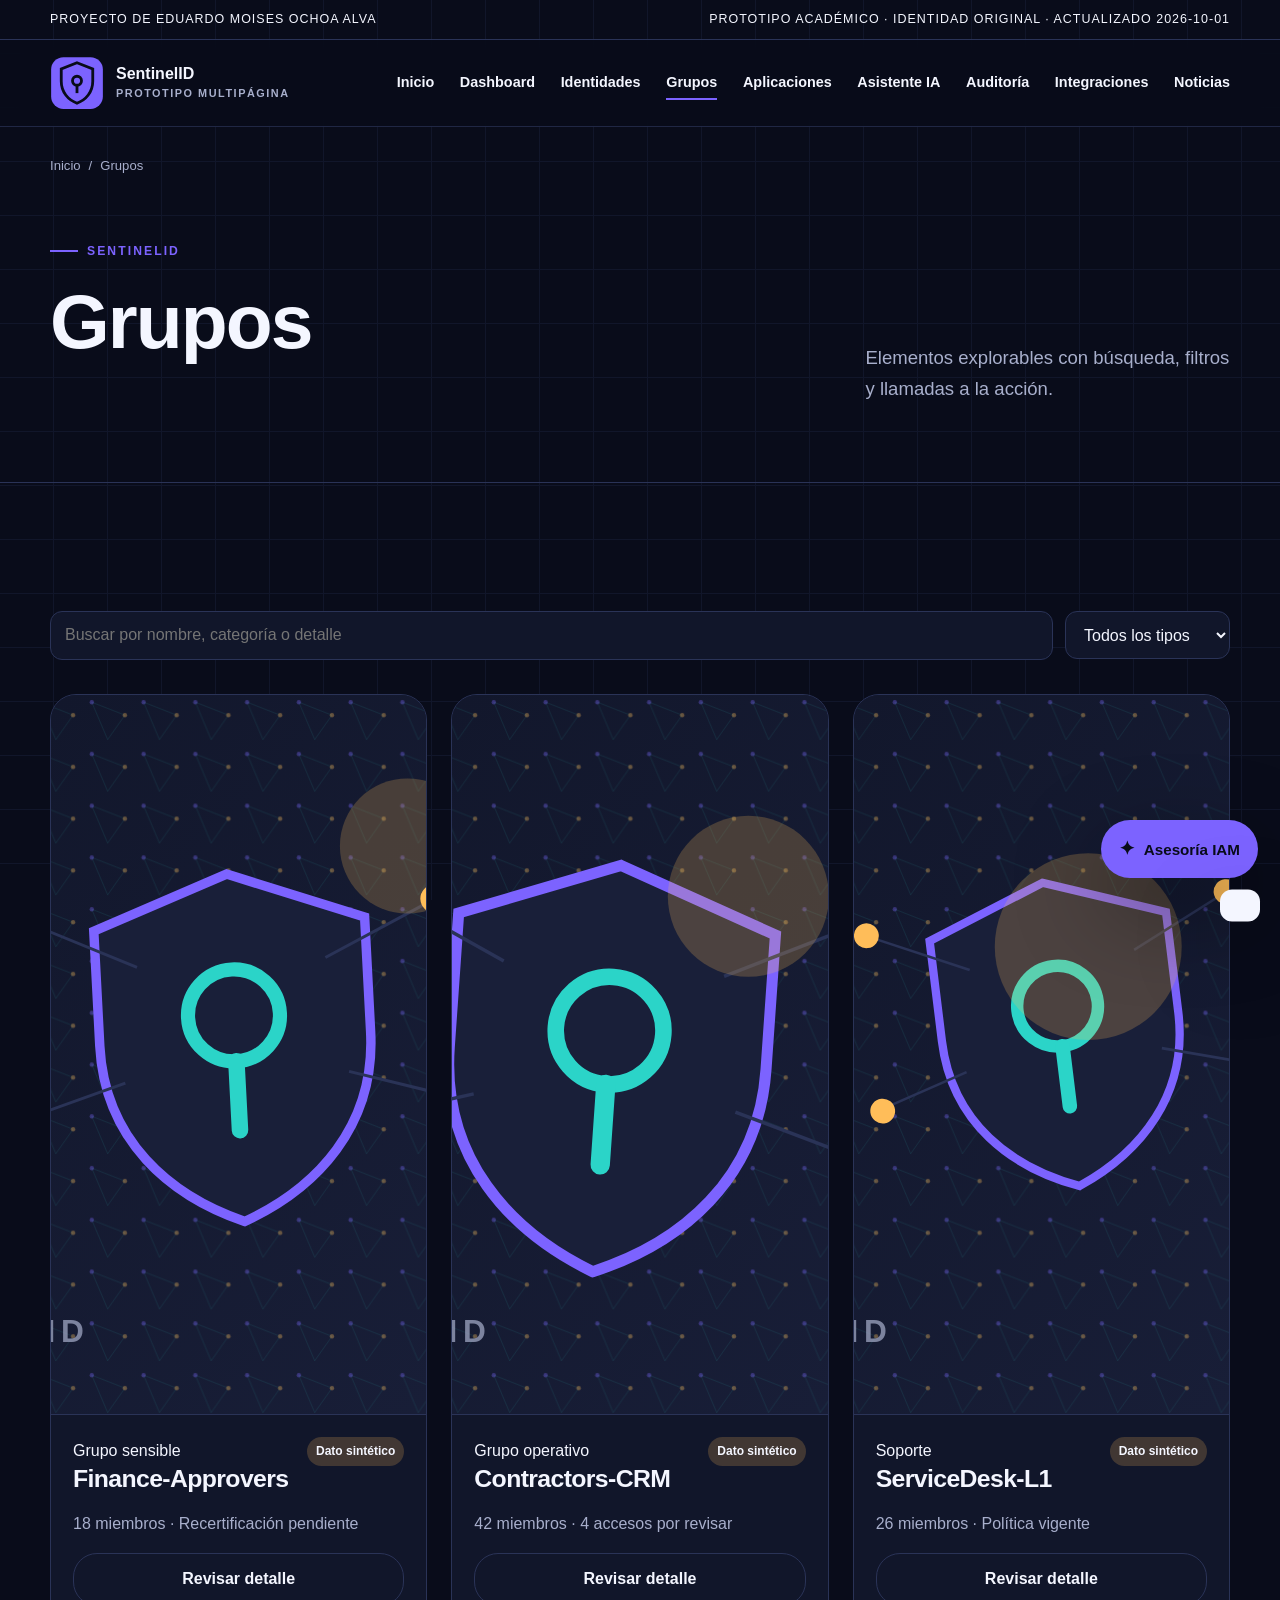
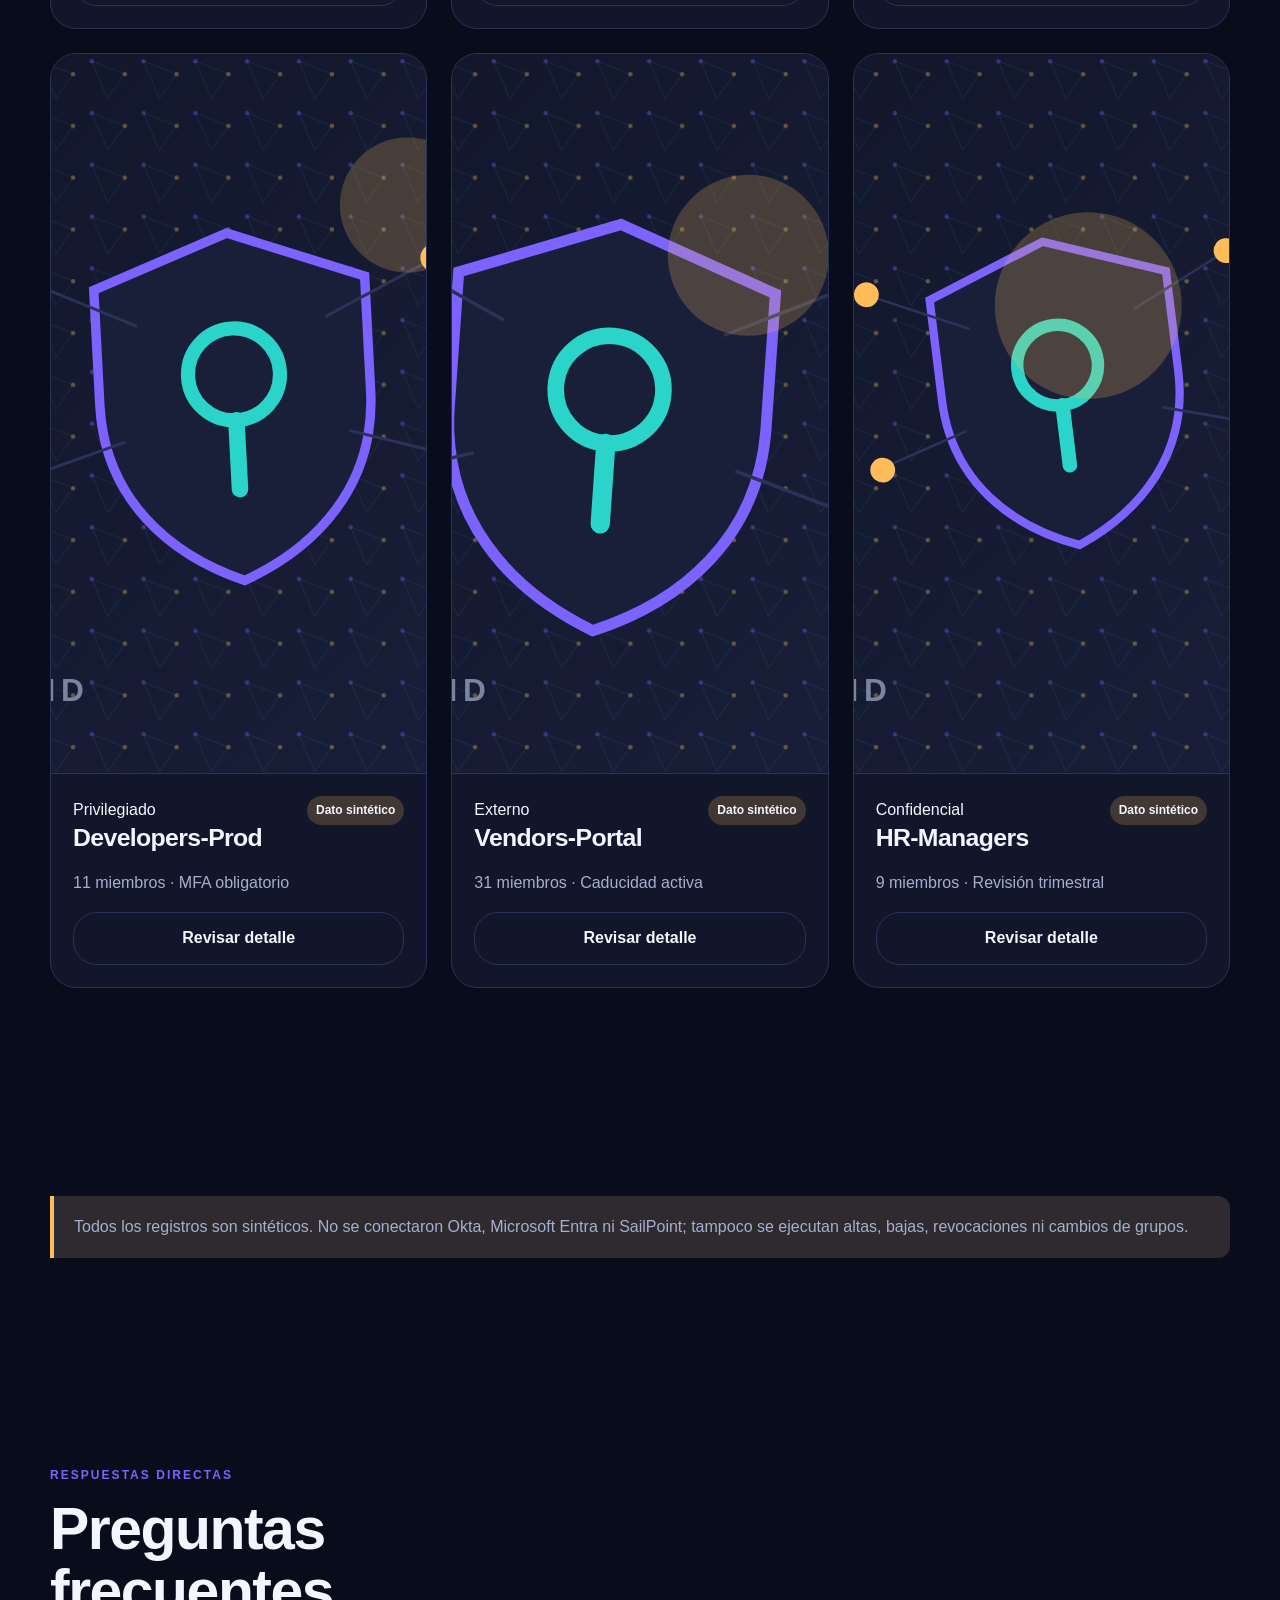
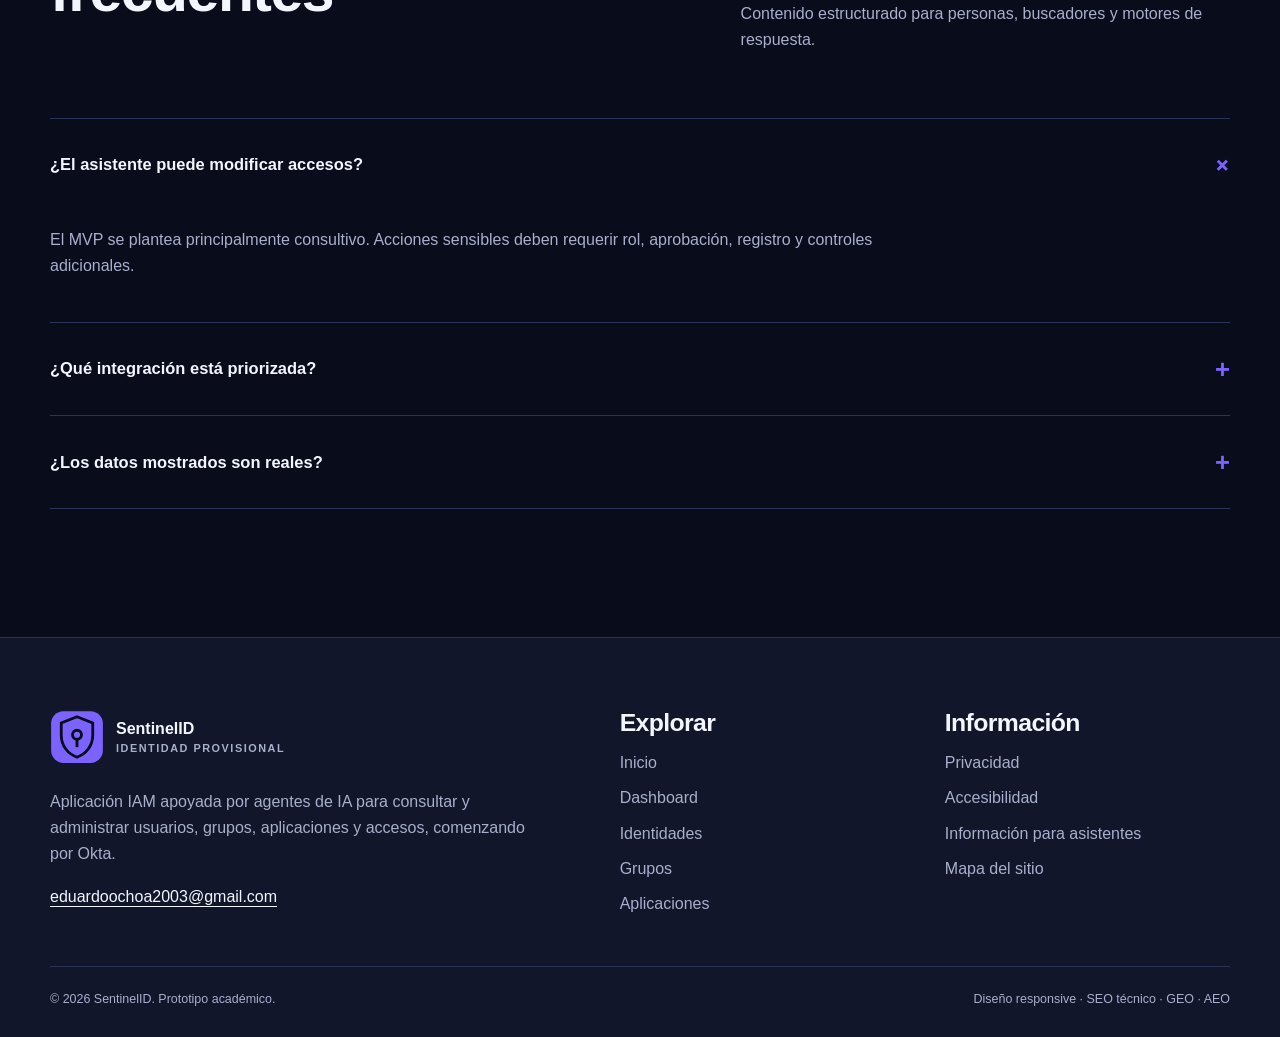
<file: grupos.html>
<!doctype html><html lang="es"><head>
<meta charset="utf-8"><meta name="viewport" content="width=device-width,initial-scale=1"><meta name="theme-color" content="#7c63ff">
<title>Grupos | SentinelID</title><meta name="description" content="Grupos de SentinelID. SentinelID convierte preguntas de lenguaje natural en consultas IAM, muestra resultados explicables y registra cada consulta para facil…"><meta name="robots" content="index,follow,max-image-preview:large,max-snippet:-1,max-video-preview:-1"><meta name="generator" content="Centro Iberoamericano · prototipo académico">
<link rel="canonical" href="./grupos.html"><link rel="icon" href="assets/img/favicon.svg" type="image/svg+xml"><link rel="manifest" href="manifest.webmanifest"><link rel="stylesheet" href="assets/css/styles.css">
<meta property="og:type" content="website"><meta property="og:locale" content="es_EC"><meta property="og:title" content="Grupos | SentinelID"><meta property="og:description" content="Grupos de SentinelID. SentinelID convierte preguntas de lenguaje natural en consultas IAM, muestra resultados explicables y registra cada consulta para facil…"><meta property="og:url" content="./grupos.html"><meta property="og:image" content="assets/img/og-cover.png"><meta property="og:image:width" content="1200"><meta property="og:image:height" content="630"><meta property="og:site_name" content="SentinelID">
<meta name="twitter:card" content="summary_large_image"><meta name="twitter:title" content="Grupos | SentinelID"><meta name="twitter:description" content="Grupos de SentinelID. SentinelID convierte preguntas de lenguaje natural en consultas IAM, muestra resultados explicables y registra cada consulta para facil…"><meta name="twitter:image" content="assets/img/og-cover.png">
<script type="application/ld+json">{"@context":"https://schema.org","@type":"SoftwareApplication","@id":"./#entity","name":"SentinelID","description":"Aplicación IAM apoyada por agentes de IA para consultar y administrar usuarios, grupos, aplicaciones y accesos, comenzando por Okta.","url":"./index.html","logo":"./assets/img/logo.svg","image":"./assets/img/og-cover.png","inLanguage":"es","email":"eduardoochoa2003@gmail.com"}</script><script type="application/ld+json">{"@context":"https://schema.org","@type":"WebSite","@id":"./#website","name":"SentinelID","url":"./index.html","inLanguage":"es","publisher":{"@id":"./#entity"}}</script><script type="application/ld+json">{"@context":"https://schema.org","@type":"CollectionPage","name":"Grupos","description":"SentinelID convierte preguntas de lenguaje natural en consultas IAM, muestra resultados explicables y registra cada consulta para facilitar revisión, segu…","url":"./grupos.html","inLanguage":"es","isPartOf":{"@id":"./#website"},"about":{"@id":"./#entity"},"dateModified":"2026-10-01"}</script><script type="application/ld+json">{"@context":"https://schema.org","@type":"BreadcrumbList","itemListElement":[{"@type":"ListItem","position":1,"name":"Inicio","item":"./index.html"},{"@type":"ListItem","position":2,"name":"Grupos","item":"./grupos.html"}]}</script><script type="application/ld+json">{"@context":"https://schema.org","@type":"FAQPage","mainEntity":[{"@type":"Question","name":"¿El asistente puede modificar accesos?","acceptedAnswer":{"@type":"Answer","text":"El MVP se plantea principalmente consultivo. Acciones sensibles deben requerir rol, aprobación, registro y controles adicionales."}},{"@type":"Question","name":"¿Qué integración está priorizada?","acceptedAnswer":{"@type":"Answer","text":"El brief define Okta como primera integración y deja la arquitectura preparada para Microsoft Entra ID."}},{"@type":"Question","name":"¿Los datos mostrados son reales?","acceptedAnswer":{"@type":"Answer","text":"No. El prototipo usa identidades sintéticas y no contiene credenciales ni conexión a ningún tenant."}}]}</script><script type="application/ld+json">{"@context":"https://schema.org","@type":"ItemList","name":"Grupos","description":"Colección demostrativa de SentinelID; validar datos antes de publicar."}</script></head><body data-theme="iam"><a class="skip-link" href="#contenido">Saltar al contenido</a>
<div class="topbar"><div class="container"><span>Proyecto de Eduardo Moises Ochoa Alva</span><span>Prototipo académico · identidad original · actualizado 2026-10-01</span></div></div>
<header class="site-header">
  <div class="container nav-wrap">
    <a class="brand" href="index.html" aria-label="Ir al inicio de SentinelID"><img src="assets/img/favicon.svg" width="54" height="54" alt=""><span>SentinelID<small>prototipo multipágina</small></span></a>
    <button class="menu-toggle" id="menu-toggle" type="button" aria-expanded="false" aria-controls="site-nav">Menú</button>
    <nav class="site-nav" id="site-nav" aria-label="Navegación principal"><a class="" href="index.html">Inicio</a><a class="" href="dashboard.html">Dashboard</a><a class="" href="identidades.html">Identidades</a><a class="" href="grupos.html" aria-current="page">Grupos</a><a class="" href="aplicaciones.html">Aplicaciones</a><a class="" href="asistente.html">Asistente IA</a><a class="" href="auditoria.html">Auditoría</a><a class="" href="integraciones.html">Integraciones</a><a class="" href="noticias.html">Noticias</a></nav>
  </div>
</header><main id="contenido"><div class="container breadcrumbs"><a href="index.html">Inicio</a><span aria-hidden="true">/</span><span>Grupos</span></div><section class="page-hero"><div class="container inner"><div><div class="eyebrow">SentinelID</div><h1>Grupos</h1></div><p>Elementos explorables con búsqueda, filtros y llamadas a la acción.</p></div></section><section class="section"><div class="container"><div class="catalog-toolbar"><label class="sr-only" for="catalog-search">Buscar</label><input id="catalog-search" type="search" placeholder="Buscar por nombre, categoría o detalle"><select data-filter="category" aria-label="Tipo"><option value="all">Todos los tipos</option><option value="grupo-sensible">Grupo sensible</option><option value="grupo-operativo">Grupo operativo</option><option value="soporte">Soporte</option><option value="privilegiado">Privilegiado</option><option value="externo">Externo</option><option value="confidencial">Confidencial</option></select></div><div class="product-grid"><article class="product-card" data-search="finance-approvers grupo sensible 18 miembros recertificación pendiente" data-category="grupo-sensible"><img src="assets/img/visual-1.svg" width="720" height="720" loading="lazy" alt="Visual de identidad sintética"><div class="product-info"><div class="product-meta"><span class="number">Grupo sensible</span><span class="status">Dato sintético</span></div><h3>Finance-Approvers</h3><p>18 miembros · Recertificación pendiente</p><button type="button" class="btn btn-ghost" data-action data-message="Detalle abierto en modo demostración; no existe conexión IAM real.">Revisar detalle</button></div></article><article class="product-card" data-search="contractors-crm grupo operativo 42 miembros 4 accesos por revisar" data-category="grupo-operativo"><img src="assets/img/visual-2.svg" width="720" height="720" loading="lazy" alt="Visual de identidad sintética"><div class="product-info"><div class="product-meta"><span class="number">Grupo operativo</span><span class="status">Dato sintético</span></div><h3>Contractors-CRM</h3><p>42 miembros · 4 accesos por revisar</p><button type="button" class="btn btn-ghost" data-action data-message="Detalle abierto en modo demostración; no existe conexión IAM real.">Revisar detalle</button></div></article><article class="product-card" data-search="servicedesk-l1 soporte 26 miembros política vigente" data-category="soporte"><img src="assets/img/visual-3.svg" width="720" height="720" loading="lazy" alt="Visual de identidad sintética"><div class="product-info"><div class="product-meta"><span class="number">Soporte</span><span class="status">Dato sintético</span></div><h3>ServiceDesk-L1</h3><p>26 miembros · Política vigente</p><button type="button" class="btn btn-ghost" data-action data-message="Detalle abierto en modo demostración; no existe conexión IAM real.">Revisar detalle</button></div></article><article class="product-card" data-search="developers-prod privilegiado 11 miembros mfa obligatorio" data-category="privilegiado"><img src="assets/img/visual-1.svg" width="720" height="720" loading="lazy" alt="Visual de identidad sintética"><div class="product-info"><div class="product-meta"><span class="number">Privilegiado</span><span class="status">Dato sintético</span></div><h3>Developers-Prod</h3><p>11 miembros · MFA obligatorio</p><button type="button" class="btn btn-ghost" data-action data-message="Detalle abierto en modo demostración; no existe conexión IAM real.">Revisar detalle</button></div></article><article class="product-card" data-search="vendors-portal externo 31 miembros caducidad activa" data-category="externo"><img src="assets/img/visual-2.svg" width="720" height="720" loading="lazy" alt="Visual de identidad sintética"><div class="product-info"><div class="product-meta"><span class="number">Externo</span><span class="status">Dato sintético</span></div><h3>Vendors-Portal</h3><p>31 miembros · Caducidad activa</p><button type="button" class="btn btn-ghost" data-action data-message="Detalle abierto en modo demostración; no existe conexión IAM real.">Revisar detalle</button></div></article><article class="product-card" data-search="hr-managers confidencial 9 miembros revisión trimestral" data-category="confidencial"><img src="assets/img/visual-3.svg" width="720" height="720" loading="lazy" alt="Visual de identidad sintética"><div class="product-info"><div class="product-meta"><span class="number">Confidencial</span><span class="status">Dato sintético</span></div><h3>HR-Managers</h3><p>9 miembros · Revisión trimestral</p><button type="button" class="btn btn-ghost" data-action data-message="Detalle abierto en modo demostración; no existe conexión IAM real.">Revisar detalle</button></div></article></div><div id="catalog-empty" class="empty-state">No existen resultados para esos criterios.</div></div></section><section class="section-sm"><div class="container"><div class="notice">Todos los registros son sintéticos. No se conectaron Okta, Microsoft Entra ni SailPoint; tampoco se ejecutan altas, bajas, revocaciones ni cambios de grupos.</div></div></section><section class="section"><div class="container"><div class="section-head"><div><div class="kicker">Respuestas directas</div><h2>Preguntas frecuentes</h2></div><p>Contenido estructurado para personas, buscadores y motores de respuesta.</p></div><div class="faq-list"><div class="faq-item" data-open="true"><button class="faq-question" type="button" aria-expanded="true"><span>¿El asistente puede modificar accesos?</span><span aria-hidden="true">+</span></button><div class="faq-answer"><p>El MVP se plantea principalmente consultivo. Acciones sensibles deben requerir rol, aprobación, registro y controles adicionales.</p></div></div><div class="faq-item" data-open="false"><button class="faq-question" type="button" aria-expanded="false"><span>¿Qué integración está priorizada?</span><span aria-hidden="true">+</span></button><div class="faq-answer"><p>El brief define Okta como primera integración y deja la arquitectura preparada para Microsoft Entra ID.</p></div></div><div class="faq-item" data-open="false"><button class="faq-question" type="button" aria-expanded="false"><span>¿Los datos mostrados son reales?</span><span aria-hidden="true">+</span></button><div class="faq-answer"><p>No. El prototipo usa identidades sintéticas y no contiene credenciales ni conexión a ningún tenant.</p></div></div></div></div></section></main><footer class="site-footer">
  <div class="container">
    <div class="footer-grid">
      <div><a class="brand" href="index.html"><img src="assets/img/favicon.svg" width="54" height="54" alt=""><span>SentinelID<small>identidad provisional</small></span></a><p>Aplicación IAM apoyada por agentes de IA para consultar y administrar usuarios, grupos, aplicaciones y accesos, comenzando por Okta.</p><a href="mailto:eduardoochoa2003@gmail.com">eduardoochoa2003@gmail.com</a></div>
      <div><h3>Explorar</h3><div class="footer-links"><a href="index.html">Inicio</a><a href="dashboard.html">Dashboard</a><a href="identidades.html">Identidades</a><a href="grupos.html">Grupos</a><a href="aplicaciones.html">Aplicaciones</a></div></div>
      <div><h3>Información</h3><div class="footer-links"><a href="privacidad.html">Privacidad</a><a href="accesibilidad.html">Accesibilidad</a><a href="llms.txt">Información para asistentes</a><a href="sitemap.xml">Mapa del sitio</a></div></div>
    </div>
    <div class="footer-bottom"><span>© <span id="year">2026</span> SentinelID. Prototipo académico.</span><span>Diseño responsive · SEO técnico · GEO · AEO</span></div>
  </div>
</footer><div id="toast" class="toast" role="status" aria-live="polite"></div><script src="assets/js/app.js" defer></script></body></html>
</file>
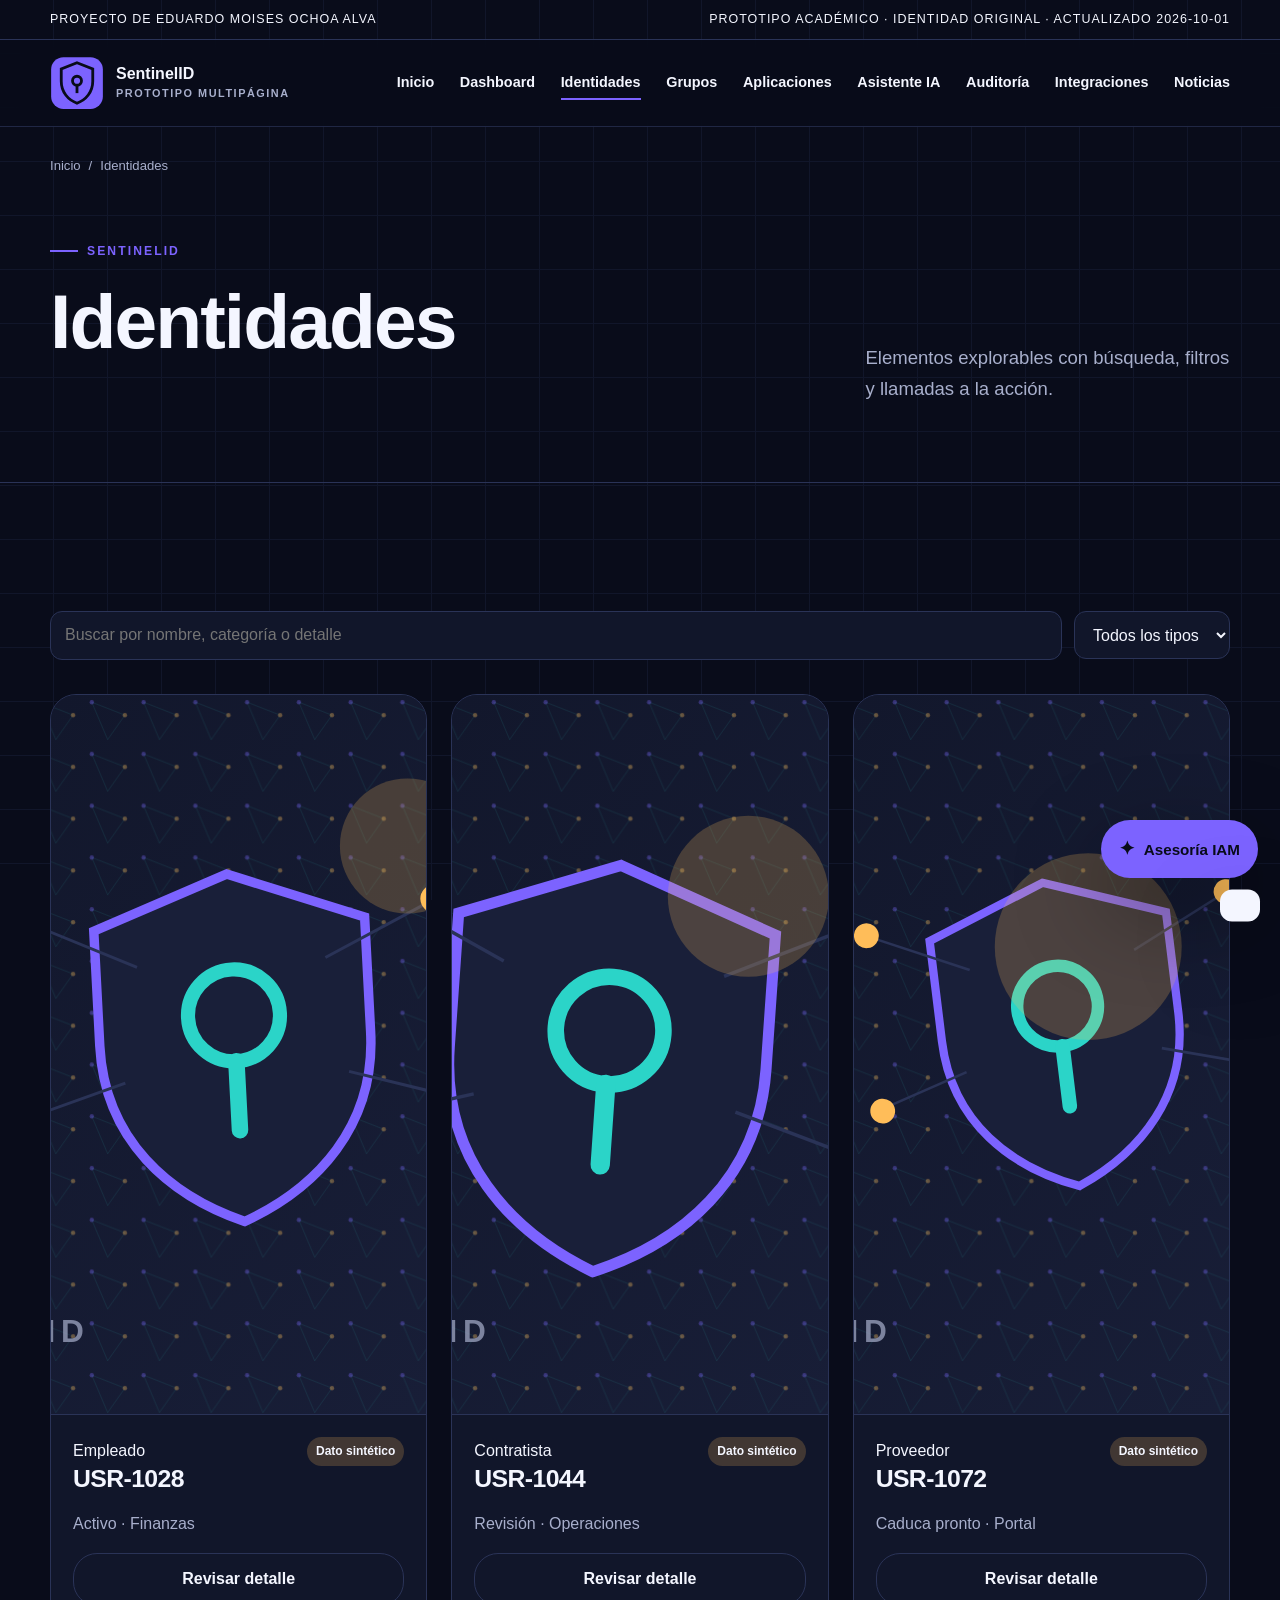
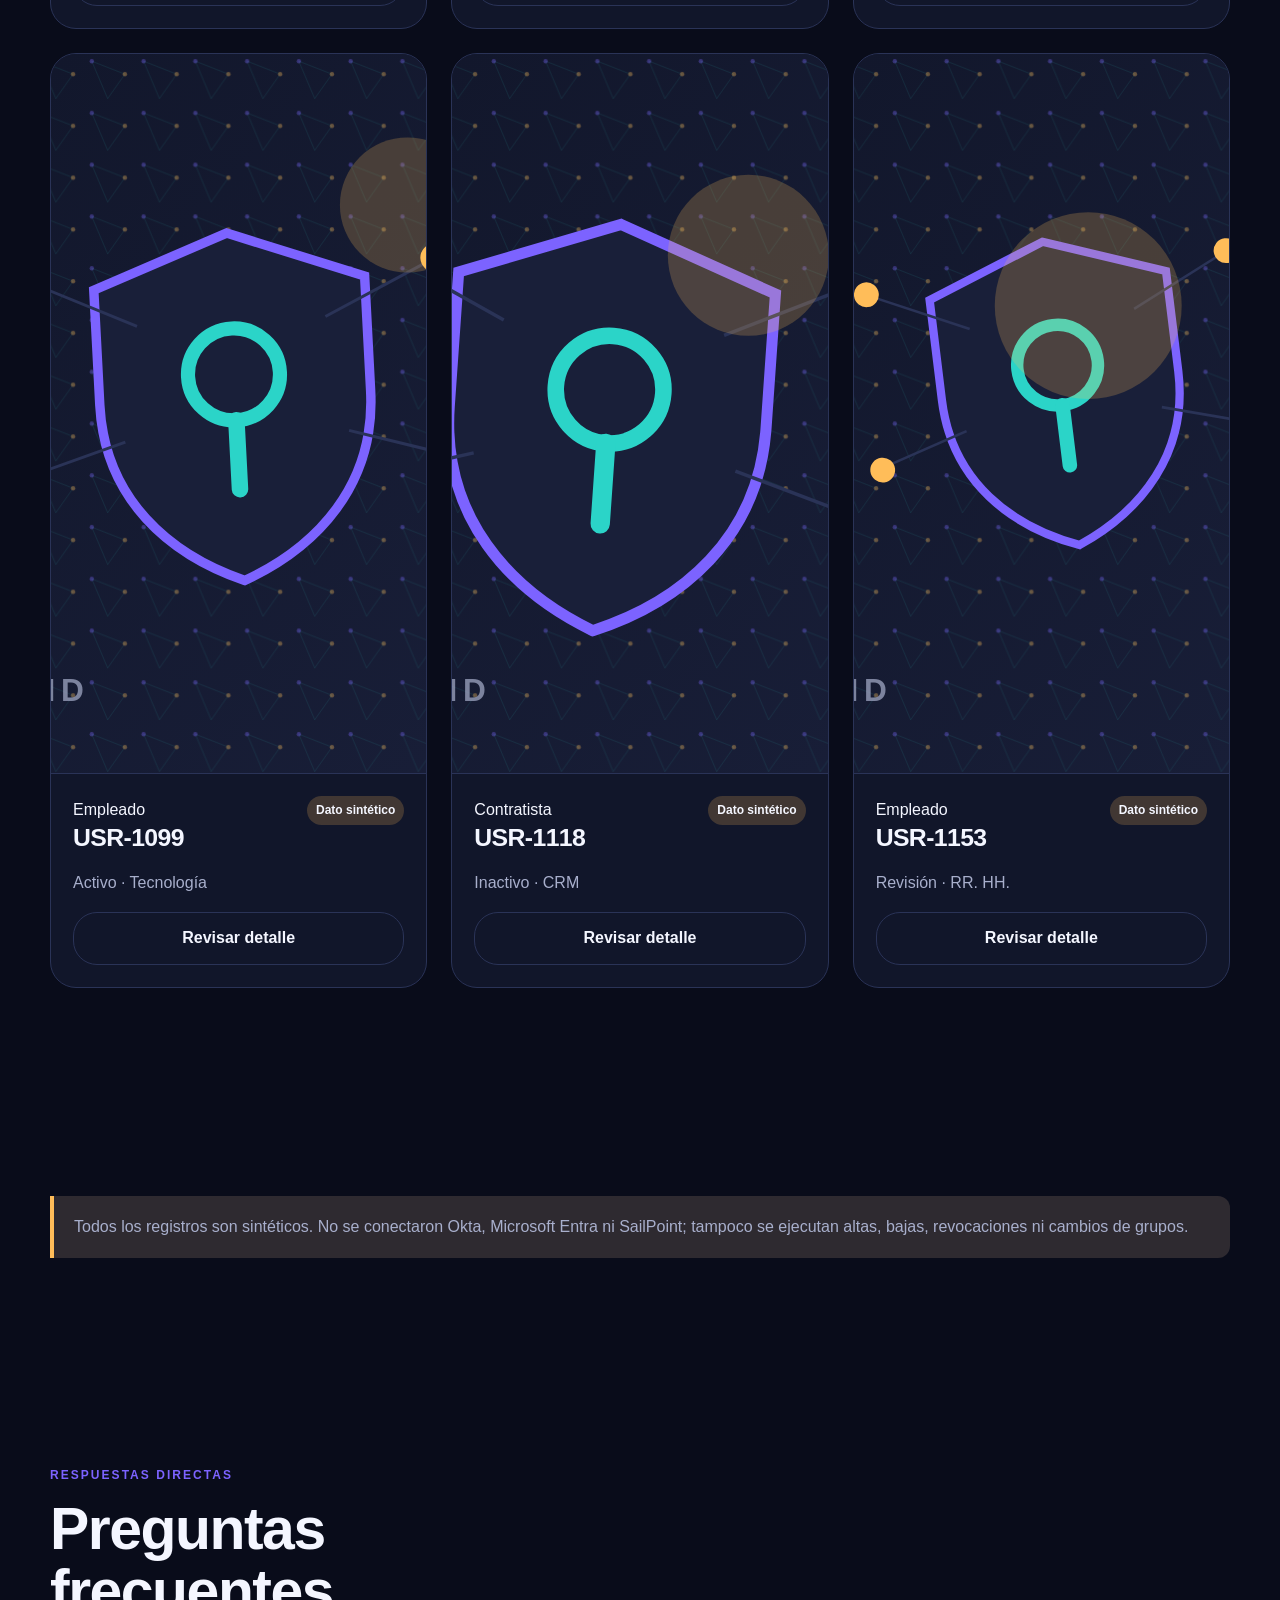
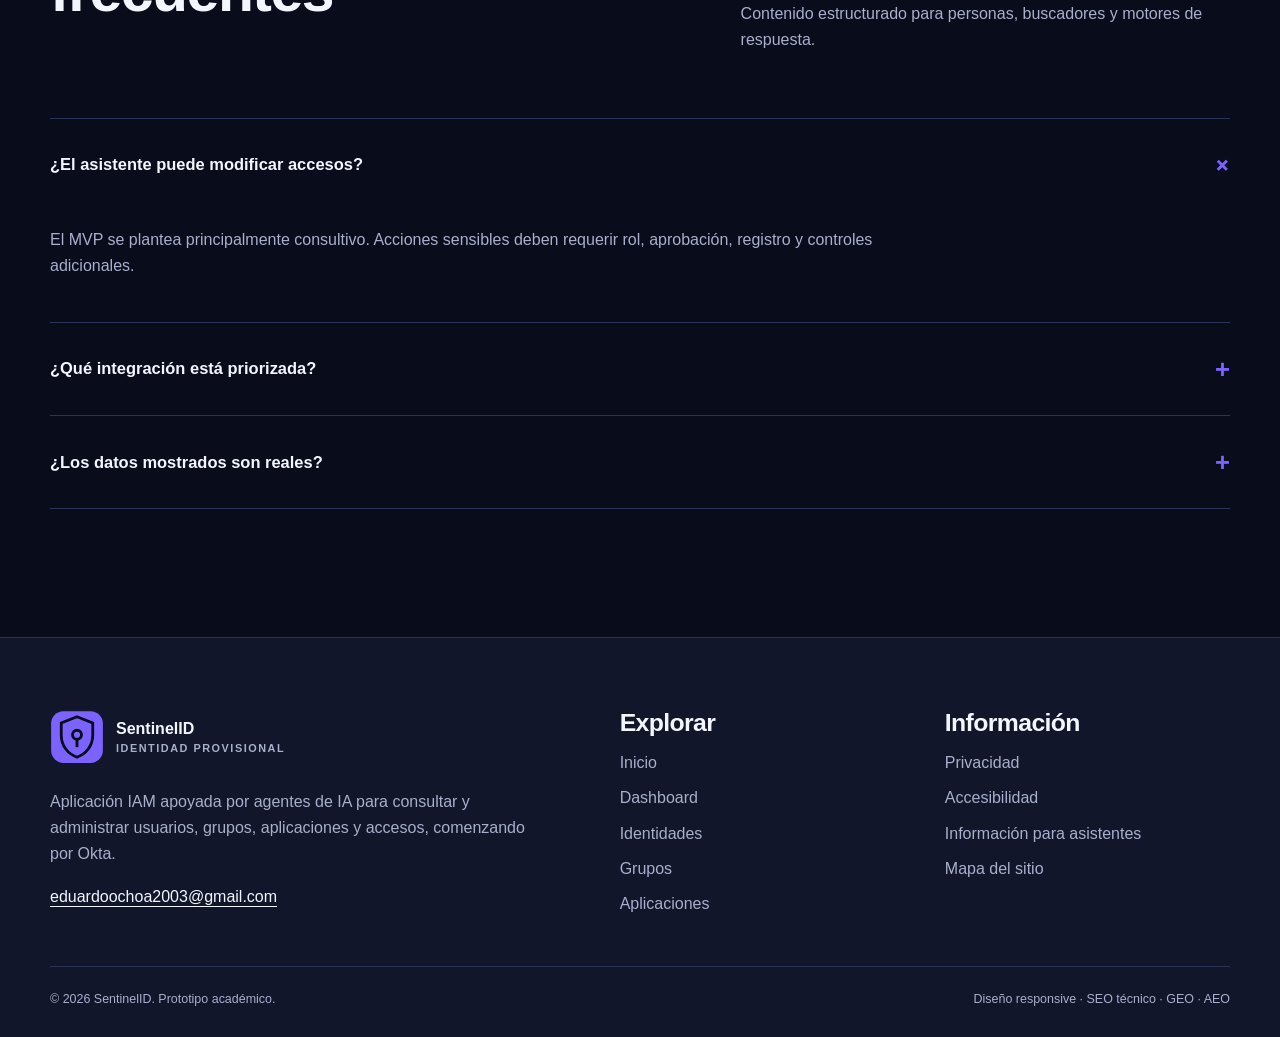
<file: identidades.html>
<!doctype html><html lang="es"><head>
<meta charset="utf-8"><meta name="viewport" content="width=device-width,initial-scale=1"><meta name="theme-color" content="#7c63ff">
<title>Identidades | SentinelID</title><meta name="description" content="Identidades de SentinelID. SentinelID convierte preguntas de lenguaje natural en consultas IAM, muestra resultados explicables y registra cada consulta para…"><meta name="robots" content="index,follow,max-image-preview:large,max-snippet:-1,max-video-preview:-1"><meta name="generator" content="Centro Iberoamericano · prototipo académico">
<link rel="canonical" href="./identidades.html"><link rel="icon" href="assets/img/favicon.svg" type="image/svg+xml"><link rel="manifest" href="manifest.webmanifest"><link rel="stylesheet" href="assets/css/styles.css">
<meta property="og:type" content="website"><meta property="og:locale" content="es_EC"><meta property="og:title" content="Identidades | SentinelID"><meta property="og:description" content="Identidades de SentinelID. SentinelID convierte preguntas de lenguaje natural en consultas IAM, muestra resultados explicables y registra cada consulta para…"><meta property="og:url" content="./identidades.html"><meta property="og:image" content="assets/img/og-cover.png"><meta property="og:image:width" content="1200"><meta property="og:image:height" content="630"><meta property="og:site_name" content="SentinelID">
<meta name="twitter:card" content="summary_large_image"><meta name="twitter:title" content="Identidades | SentinelID"><meta name="twitter:description" content="Identidades de SentinelID. SentinelID convierte preguntas de lenguaje natural en consultas IAM, muestra resultados explicables y registra cada consulta para…"><meta name="twitter:image" content="assets/img/og-cover.png">
<script type="application/ld+json">{"@context":"https://schema.org","@type":"SoftwareApplication","@id":"./#entity","name":"SentinelID","description":"Aplicación IAM apoyada por agentes de IA para consultar y administrar usuarios, grupos, aplicaciones y accesos, comenzando por Okta.","url":"./index.html","logo":"./assets/img/logo.svg","image":"./assets/img/og-cover.png","inLanguage":"es","email":"eduardoochoa2003@gmail.com"}</script><script type="application/ld+json">{"@context":"https://schema.org","@type":"WebSite","@id":"./#website","name":"SentinelID","url":"./index.html","inLanguage":"es","publisher":{"@id":"./#entity"}}</script><script type="application/ld+json">{"@context":"https://schema.org","@type":"CollectionPage","name":"Identidades","description":"SentinelID convierte preguntas de lenguaje natural en consultas IAM, muestra resultados explicables y registra cada consulta para facilitar revisión, segu…","url":"./identidades.html","inLanguage":"es","isPartOf":{"@id":"./#website"},"about":{"@id":"./#entity"},"dateModified":"2026-10-01"}</script><script type="application/ld+json">{"@context":"https://schema.org","@type":"BreadcrumbList","itemListElement":[{"@type":"ListItem","position":1,"name":"Inicio","item":"./index.html"},{"@type":"ListItem","position":2,"name":"Identidades","item":"./identidades.html"}]}</script><script type="application/ld+json">{"@context":"https://schema.org","@type":"FAQPage","mainEntity":[{"@type":"Question","name":"¿El asistente puede modificar accesos?","acceptedAnswer":{"@type":"Answer","text":"El MVP se plantea principalmente consultivo. Acciones sensibles deben requerir rol, aprobación, registro y controles adicionales."}},{"@type":"Question","name":"¿Qué integración está priorizada?","acceptedAnswer":{"@type":"Answer","text":"El brief define Okta como primera integración y deja la arquitectura preparada para Microsoft Entra ID."}},{"@type":"Question","name":"¿Los datos mostrados son reales?","acceptedAnswer":{"@type":"Answer","text":"No. El prototipo usa identidades sintéticas y no contiene credenciales ni conexión a ningún tenant."}}]}</script><script type="application/ld+json">{"@context":"https://schema.org","@type":"ItemList","name":"Identidades","description":"Colección demostrativa de SentinelID; validar datos antes de publicar."}</script></head><body data-theme="iam"><a class="skip-link" href="#contenido">Saltar al contenido</a>
<div class="topbar"><div class="container"><span>Proyecto de Eduardo Moises Ochoa Alva</span><span>Prototipo académico · identidad original · actualizado 2026-10-01</span></div></div>
<header class="site-header">
  <div class="container nav-wrap">
    <a class="brand" href="index.html" aria-label="Ir al inicio de SentinelID"><img src="assets/img/favicon.svg" width="54" height="54" alt=""><span>SentinelID<small>prototipo multipágina</small></span></a>
    <button class="menu-toggle" id="menu-toggle" type="button" aria-expanded="false" aria-controls="site-nav">Menú</button>
    <nav class="site-nav" id="site-nav" aria-label="Navegación principal"><a class="" href="index.html">Inicio</a><a class="" href="dashboard.html">Dashboard</a><a class="" href="identidades.html" aria-current="page">Identidades</a><a class="" href="grupos.html">Grupos</a><a class="" href="aplicaciones.html">Aplicaciones</a><a class="" href="asistente.html">Asistente IA</a><a class="" href="auditoria.html">Auditoría</a><a class="" href="integraciones.html">Integraciones</a><a class="" href="noticias.html">Noticias</a></nav>
  </div>
</header><main id="contenido"><div class="container breadcrumbs"><a href="index.html">Inicio</a><span aria-hidden="true">/</span><span>Identidades</span></div><section class="page-hero"><div class="container inner"><div><div class="eyebrow">SentinelID</div><h1>Identidades</h1></div><p>Elementos explorables con búsqueda, filtros y llamadas a la acción.</p></div></section><section class="section"><div class="container"><div class="catalog-toolbar"><label class="sr-only" for="catalog-search">Buscar</label><input id="catalog-search" type="search" placeholder="Buscar por nombre, categoría o detalle"><select data-filter="category" aria-label="Tipo"><option value="all">Todos los tipos</option><option value="empleado">Empleado</option><option value="contratista">Contratista</option><option value="proveedor">Proveedor</option></select></div><div class="product-grid"><article class="product-card" data-search="usr-1028 empleado activo finanzas" data-category="empleado"><img src="assets/img/visual-1.svg" width="720" height="720" loading="lazy" alt="Visual de identidad sintética"><div class="product-info"><div class="product-meta"><span class="number">Empleado</span><span class="status">Dato sintético</span></div><h3>USR-1028</h3><p>Activo · Finanzas</p><button type="button" class="btn btn-ghost" data-action data-message="Detalle abierto en modo demostración; no existe conexión IAM real.">Revisar detalle</button></div></article><article class="product-card" data-search="usr-1044 contratista revisión operaciones" data-category="contratista"><img src="assets/img/visual-2.svg" width="720" height="720" loading="lazy" alt="Visual de identidad sintética"><div class="product-info"><div class="product-meta"><span class="number">Contratista</span><span class="status">Dato sintético</span></div><h3>USR-1044</h3><p>Revisión · Operaciones</p><button type="button" class="btn btn-ghost" data-action data-message="Detalle abierto en modo demostración; no existe conexión IAM real.">Revisar detalle</button></div></article><article class="product-card" data-search="usr-1072 proveedor caduca pronto portal" data-category="proveedor"><img src="assets/img/visual-3.svg" width="720" height="720" loading="lazy" alt="Visual de identidad sintética"><div class="product-info"><div class="product-meta"><span class="number">Proveedor</span><span class="status">Dato sintético</span></div><h3>USR-1072</h3><p>Caduca pronto · Portal</p><button type="button" class="btn btn-ghost" data-action data-message="Detalle abierto en modo demostración; no existe conexión IAM real.">Revisar detalle</button></div></article><article class="product-card" data-search="usr-1099 empleado activo tecnología" data-category="empleado"><img src="assets/img/visual-1.svg" width="720" height="720" loading="lazy" alt="Visual de identidad sintética"><div class="product-info"><div class="product-meta"><span class="number">Empleado</span><span class="status">Dato sintético</span></div><h3>USR-1099</h3><p>Activo · Tecnología</p><button type="button" class="btn btn-ghost" data-action data-message="Detalle abierto en modo demostración; no existe conexión IAM real.">Revisar detalle</button></div></article><article class="product-card" data-search="usr-1118 contratista inactivo crm" data-category="contratista"><img src="assets/img/visual-2.svg" width="720" height="720" loading="lazy" alt="Visual de identidad sintética"><div class="product-info"><div class="product-meta"><span class="number">Contratista</span><span class="status">Dato sintético</span></div><h3>USR-1118</h3><p>Inactivo · CRM</p><button type="button" class="btn btn-ghost" data-action data-message="Detalle abierto en modo demostración; no existe conexión IAM real.">Revisar detalle</button></div></article><article class="product-card" data-search="usr-1153 empleado revisión rr. hh." data-category="empleado"><img src="assets/img/visual-3.svg" width="720" height="720" loading="lazy" alt="Visual de identidad sintética"><div class="product-info"><div class="product-meta"><span class="number">Empleado</span><span class="status">Dato sintético</span></div><h3>USR-1153</h3><p>Revisión · RR. HH.</p><button type="button" class="btn btn-ghost" data-action data-message="Detalle abierto en modo demostración; no existe conexión IAM real.">Revisar detalle</button></div></article></div><div id="catalog-empty" class="empty-state">No existen resultados para esos criterios.</div></div></section><section class="section-sm"><div class="container"><div class="notice">Todos los registros son sintéticos. No se conectaron Okta, Microsoft Entra ni SailPoint; tampoco se ejecutan altas, bajas, revocaciones ni cambios de grupos.</div></div></section><section class="section"><div class="container"><div class="section-head"><div><div class="kicker">Respuestas directas</div><h2>Preguntas frecuentes</h2></div><p>Contenido estructurado para personas, buscadores y motores de respuesta.</p></div><div class="faq-list"><div class="faq-item" data-open="true"><button class="faq-question" type="button" aria-expanded="true"><span>¿El asistente puede modificar accesos?</span><span aria-hidden="true">+</span></button><div class="faq-answer"><p>El MVP se plantea principalmente consultivo. Acciones sensibles deben requerir rol, aprobación, registro y controles adicionales.</p></div></div><div class="faq-item" data-open="false"><button class="faq-question" type="button" aria-expanded="false"><span>¿Qué integración está priorizada?</span><span aria-hidden="true">+</span></button><div class="faq-answer"><p>El brief define Okta como primera integración y deja la arquitectura preparada para Microsoft Entra ID.</p></div></div><div class="faq-item" data-open="false"><button class="faq-question" type="button" aria-expanded="false"><span>¿Los datos mostrados son reales?</span><span aria-hidden="true">+</span></button><div class="faq-answer"><p>No. El prototipo usa identidades sintéticas y no contiene credenciales ni conexión a ningún tenant.</p></div></div></div></div></section></main><footer class="site-footer">
  <div class="container">
    <div class="footer-grid">
      <div><a class="brand" href="index.html"><img src="assets/img/favicon.svg" width="54" height="54" alt=""><span>SentinelID<small>identidad provisional</small></span></a><p>Aplicación IAM apoyada por agentes de IA para consultar y administrar usuarios, grupos, aplicaciones y accesos, comenzando por Okta.</p><a href="mailto:eduardoochoa2003@gmail.com">eduardoochoa2003@gmail.com</a></div>
      <div><h3>Explorar</h3><div class="footer-links"><a href="index.html">Inicio</a><a href="dashboard.html">Dashboard</a><a href="identidades.html">Identidades</a><a href="grupos.html">Grupos</a><a href="aplicaciones.html">Aplicaciones</a></div></div>
      <div><h3>Información</h3><div class="footer-links"><a href="privacidad.html">Privacidad</a><a href="accesibilidad.html">Accesibilidad</a><a href="llms.txt">Información para asistentes</a><a href="sitemap.xml">Mapa del sitio</a></div></div>
    </div>
    <div class="footer-bottom"><span>© <span id="year">2026</span> SentinelID. Prototipo académico.</span><span>Diseño responsive · SEO técnico · GEO · AEO</span></div>
  </div>
</footer><div id="toast" class="toast" role="status" aria-live="polite"></div><script src="assets/js/app.js" defer></script></body></html>
</file>
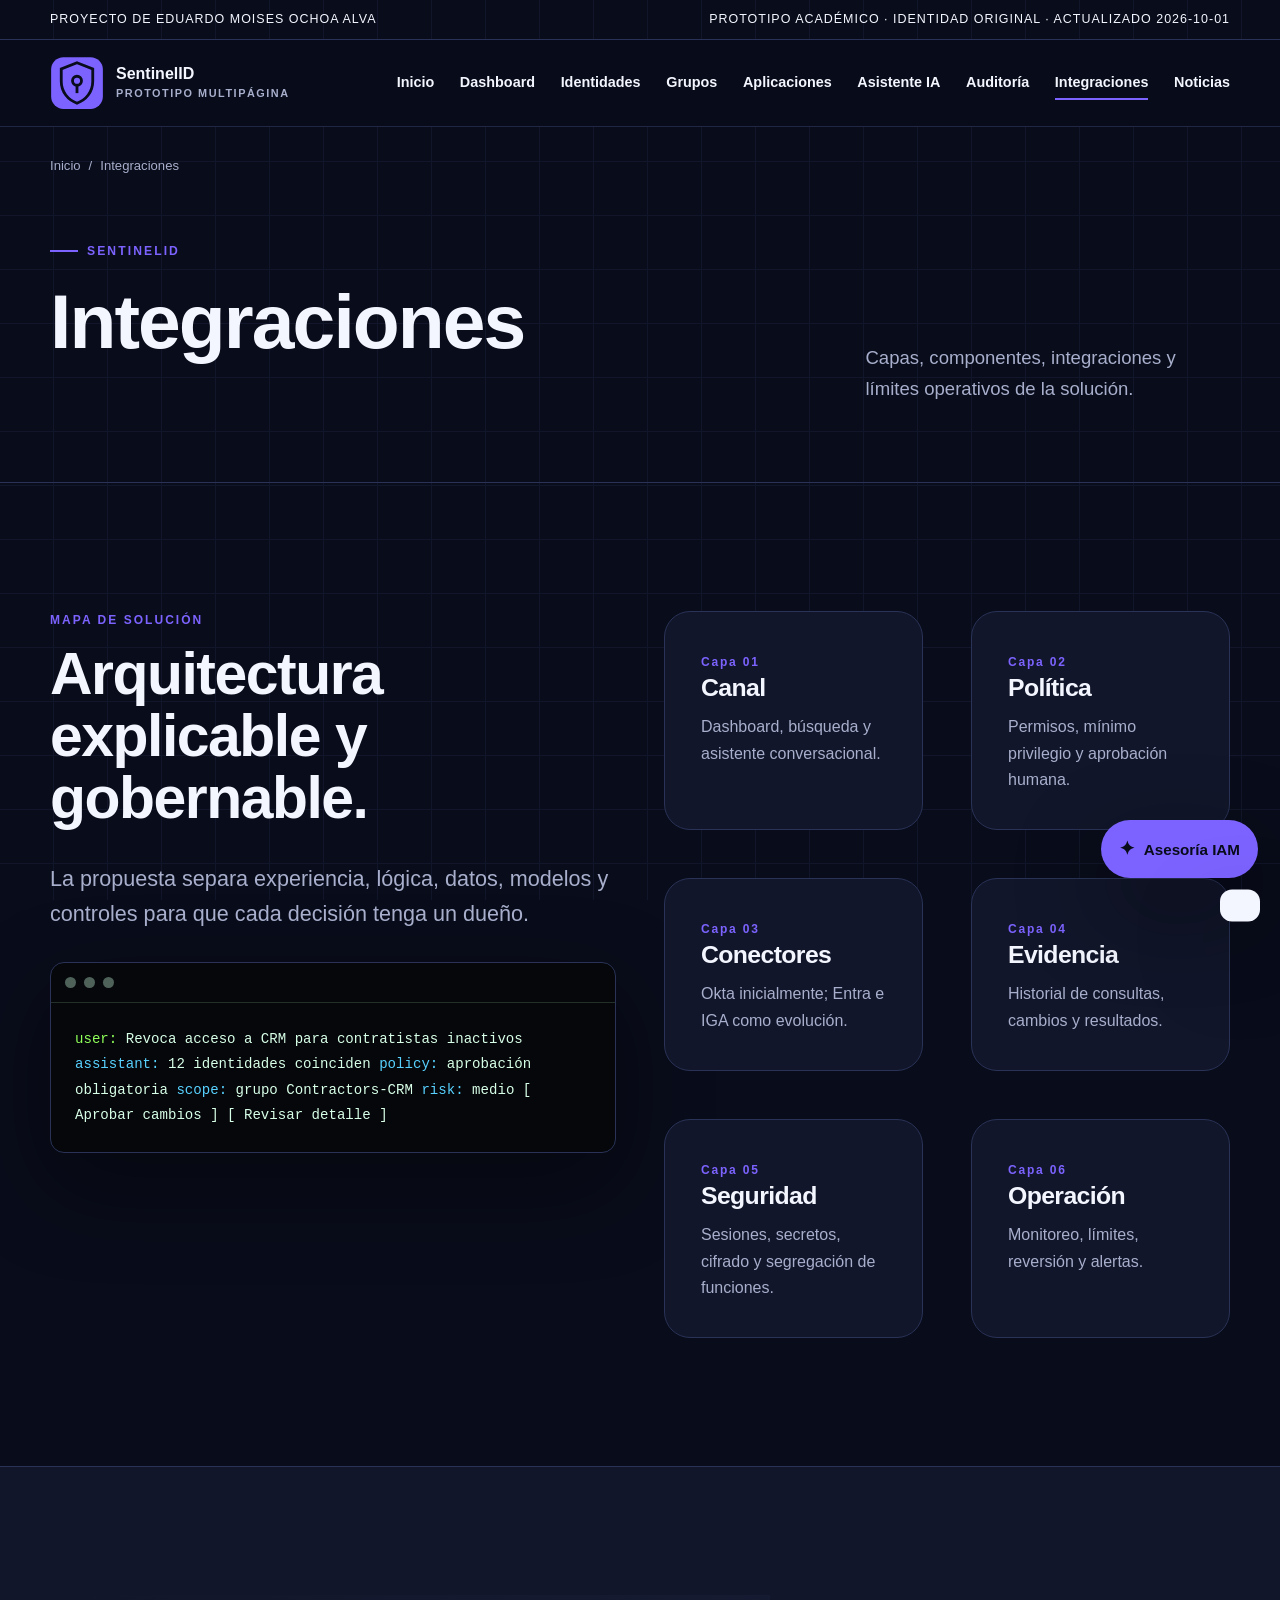
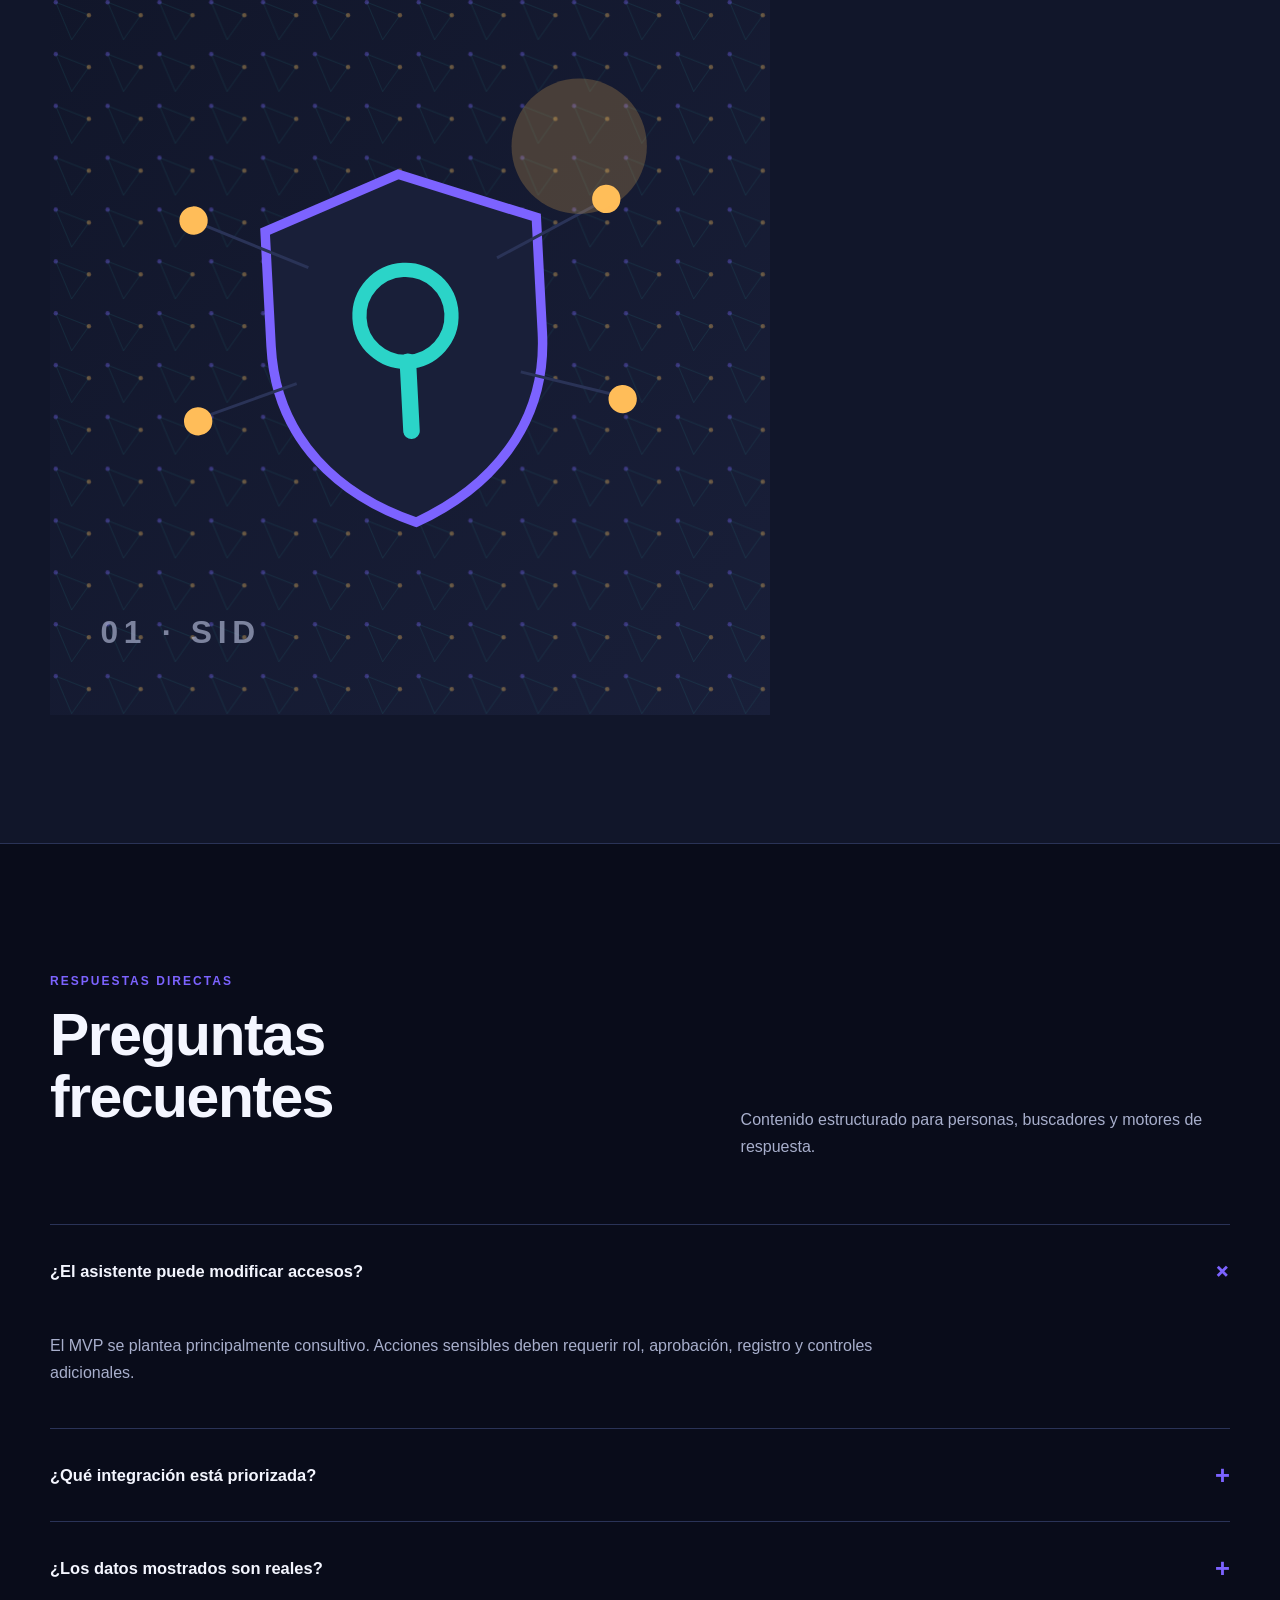
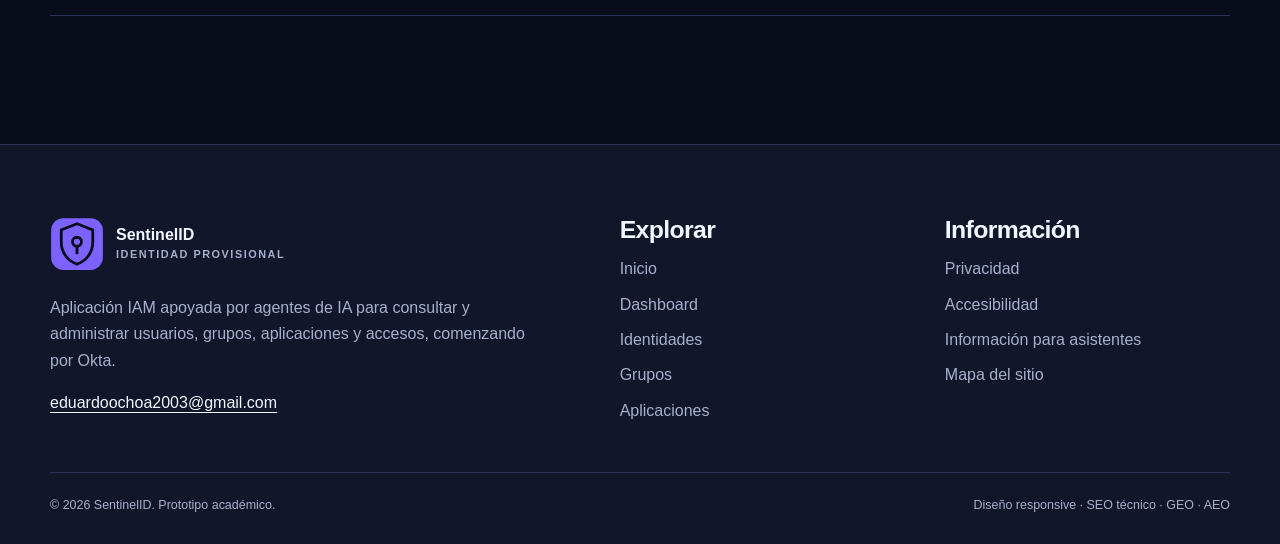
<file: integraciones.html>
<!doctype html><html lang="es"><head>
<meta charset="utf-8"><meta name="viewport" content="width=device-width,initial-scale=1"><meta name="theme-color" content="#7c63ff">
<title>Integraciones | SentinelID</title><meta name="description" content="Integraciones de SentinelID. SentinelID convierte preguntas de lenguaje natural en consultas IAM, muestra resultados explicables y registra cada consulta par…"><meta name="robots" content="index,follow,max-image-preview:large,max-snippet:-1,max-video-preview:-1"><meta name="generator" content="Centro Iberoamericano · prototipo académico">
<link rel="canonical" href="./integraciones.html"><link rel="icon" href="assets/img/favicon.svg" type="image/svg+xml"><link rel="manifest" href="manifest.webmanifest"><link rel="stylesheet" href="assets/css/styles.css">
<meta property="og:type" content="website"><meta property="og:locale" content="es_EC"><meta property="og:title" content="Integraciones | SentinelID"><meta property="og:description" content="Integraciones de SentinelID. SentinelID convierte preguntas de lenguaje natural en consultas IAM, muestra resultados explicables y registra cada consulta par…"><meta property="og:url" content="./integraciones.html"><meta property="og:image" content="assets/img/og-cover.png"><meta property="og:image:width" content="1200"><meta property="og:image:height" content="630"><meta property="og:site_name" content="SentinelID">
<meta name="twitter:card" content="summary_large_image"><meta name="twitter:title" content="Integraciones | SentinelID"><meta name="twitter:description" content="Integraciones de SentinelID. SentinelID convierte preguntas de lenguaje natural en consultas IAM, muestra resultados explicables y registra cada consulta par…"><meta name="twitter:image" content="assets/img/og-cover.png">
<script type="application/ld+json">{"@context":"https://schema.org","@type":"SoftwareApplication","@id":"./#entity","name":"SentinelID","description":"Aplicación IAM apoyada por agentes de IA para consultar y administrar usuarios, grupos, aplicaciones y accesos, comenzando por Okta.","url":"./index.html","logo":"./assets/img/logo.svg","image":"./assets/img/og-cover.png","inLanguage":"es","email":"eduardoochoa2003@gmail.com"}</script><script type="application/ld+json">{"@context":"https://schema.org","@type":"WebSite","@id":"./#website","name":"SentinelID","url":"./index.html","inLanguage":"es","publisher":{"@id":"./#entity"}}</script><script type="application/ld+json">{"@context":"https://schema.org","@type":"WebPage","name":"Integraciones","description":"SentinelID convierte preguntas de lenguaje natural en consultas IAM, muestra resultados explicables y registra cada consulta para facilitar revisión, segu…","url":"./integraciones.html","inLanguage":"es","isPartOf":{"@id":"./#website"},"about":{"@id":"./#entity"},"dateModified":"2026-10-01"}</script><script type="application/ld+json">{"@context":"https://schema.org","@type":"BreadcrumbList","itemListElement":[{"@type":"ListItem","position":1,"name":"Inicio","item":"./index.html"},{"@type":"ListItem","position":2,"name":"Integraciones","item":"./integraciones.html"}]}</script><script type="application/ld+json">{"@context":"https://schema.org","@type":"FAQPage","mainEntity":[{"@type":"Question","name":"¿El asistente puede modificar accesos?","acceptedAnswer":{"@type":"Answer","text":"El MVP se plantea principalmente consultivo. Acciones sensibles deben requerir rol, aprobación, registro y controles adicionales."}},{"@type":"Question","name":"¿Qué integración está priorizada?","acceptedAnswer":{"@type":"Answer","text":"El brief define Okta como primera integración y deja la arquitectura preparada para Microsoft Entra ID."}},{"@type":"Question","name":"¿Los datos mostrados son reales?","acceptedAnswer":{"@type":"Answer","text":"No. El prototipo usa identidades sintéticas y no contiene credenciales ni conexión a ningún tenant."}}]}</script></head><body data-theme="iam"><a class="skip-link" href="#contenido">Saltar al contenido</a>
<div class="topbar"><div class="container"><span>Proyecto de Eduardo Moises Ochoa Alva</span><span>Prototipo académico · identidad original · actualizado 2026-10-01</span></div></div>
<header class="site-header">
  <div class="container nav-wrap">
    <a class="brand" href="index.html" aria-label="Ir al inicio de SentinelID"><img src="assets/img/favicon.svg" width="54" height="54" alt=""><span>SentinelID<small>prototipo multipágina</small></span></a>
    <button class="menu-toggle" id="menu-toggle" type="button" aria-expanded="false" aria-controls="site-nav">Menú</button>
    <nav class="site-nav" id="site-nav" aria-label="Navegación principal"><a class="" href="index.html">Inicio</a><a class="" href="dashboard.html">Dashboard</a><a class="" href="identidades.html">Identidades</a><a class="" href="grupos.html">Grupos</a><a class="" href="aplicaciones.html">Aplicaciones</a><a class="" href="asistente.html">Asistente IA</a><a class="" href="auditoria.html">Auditoría</a><a class="" href="integraciones.html" aria-current="page">Integraciones</a><a class="" href="noticias.html">Noticias</a></nav>
  </div>
</header><main id="contenido"><div class="container breadcrumbs"><a href="index.html">Inicio</a><span aria-hidden="true">/</span><span>Integraciones</span></div><section class="page-hero"><div class="container inner"><div><div class="eyebrow">SentinelID</div><h1>Integraciones</h1></div><p>Capas, componentes, integraciones y límites operativos de la solución.</p></div></section><section class="section"><div class="container grid-2"><div><div class="kicker">Mapa de solución</div><h2>Arquitectura explicable y gobernable.</h2><p class="lead">La propuesta separa experiencia, lógica, datos, modelos y controles para que cada decisión tenga un dueño.</p><div class="code-window"><div class="code-head"><i></i><i></i><i></i></div><div class="code-body"><span class="cmd">user:</span> Revoca acceso a CRM para contratistas inactivos
<span class="key">assistant:</span> 12 identidades coinciden
<span class="key">policy:</span> aprobación obligatoria
<span class="key">scope:</span> grupo Contractors-CRM
<span class="key">risk:</span> medio

[ Aprobar cambios ] [ Revisar detalle ]</div></div></div><div class="grid-2"><article class="card"><span class="number">Capa 01</span><h3>Canal</h3><p>Dashboard, búsqueda y asistente conversacional.</p></article><article class="card"><span class="number">Capa 02</span><h3>Política</h3><p>Permisos, mínimo privilegio y aprobación humana.</p></article><article class="card"><span class="number">Capa 03</span><h3>Conectores</h3><p>Okta inicialmente; Entra e IGA como evolución.</p></article><article class="card"><span class="number">Capa 04</span><h3>Evidencia</h3><p>Historial de consultas, cambios y resultados.</p></article><article class="card"><span class="number">Capa 05</span><h3>Seguridad</h3><p>Sesiones, secretos, cifrado y segregación de funciones.</p></article><article class="card"><span class="number">Capa 06</span><h3>Operación</h3><p>Monitoreo, límites, reversión y alertas.</p></article></div></div></section><section class="section section-alt"><div class="container"><img src="assets/img/visual-1.svg" width="720" height="720" loading="lazy" alt="Arquitectura visual original"></div></section><section class="section"><div class="container"><div class="section-head"><div><div class="kicker">Respuestas directas</div><h2>Preguntas frecuentes</h2></div><p>Contenido estructurado para personas, buscadores y motores de respuesta.</p></div><div class="faq-list"><div class="faq-item" data-open="true"><button class="faq-question" type="button" aria-expanded="true"><span>¿El asistente puede modificar accesos?</span><span aria-hidden="true">+</span></button><div class="faq-answer"><p>El MVP se plantea principalmente consultivo. Acciones sensibles deben requerir rol, aprobación, registro y controles adicionales.</p></div></div><div class="faq-item" data-open="false"><button class="faq-question" type="button" aria-expanded="false"><span>¿Qué integración está priorizada?</span><span aria-hidden="true">+</span></button><div class="faq-answer"><p>El brief define Okta como primera integración y deja la arquitectura preparada para Microsoft Entra ID.</p></div></div><div class="faq-item" data-open="false"><button class="faq-question" type="button" aria-expanded="false"><span>¿Los datos mostrados son reales?</span><span aria-hidden="true">+</span></button><div class="faq-answer"><p>No. El prototipo usa identidades sintéticas y no contiene credenciales ni conexión a ningún tenant.</p></div></div></div></div></section></main><footer class="site-footer">
  <div class="container">
    <div class="footer-grid">
      <div><a class="brand" href="index.html"><img src="assets/img/favicon.svg" width="54" height="54" alt=""><span>SentinelID<small>identidad provisional</small></span></a><p>Aplicación IAM apoyada por agentes de IA para consultar y administrar usuarios, grupos, aplicaciones y accesos, comenzando por Okta.</p><a href="mailto:eduardoochoa2003@gmail.com">eduardoochoa2003@gmail.com</a></div>
      <div><h3>Explorar</h3><div class="footer-links"><a href="index.html">Inicio</a><a href="dashboard.html">Dashboard</a><a href="identidades.html">Identidades</a><a href="grupos.html">Grupos</a><a href="aplicaciones.html">Aplicaciones</a></div></div>
      <div><h3>Información</h3><div class="footer-links"><a href="privacidad.html">Privacidad</a><a href="accesibilidad.html">Accesibilidad</a><a href="llms.txt">Información para asistentes</a><a href="sitemap.xml">Mapa del sitio</a></div></div>
    </div>
    <div class="footer-bottom"><span>© <span id="year">2026</span> SentinelID. Prototipo académico.</span><span>Diseño responsive · SEO técnico · GEO · AEO</span></div>
  </div>
</footer><div id="toast" class="toast" role="status" aria-live="polite"></div><script src="assets/js/app.js" defer></script></body></html>
</file>
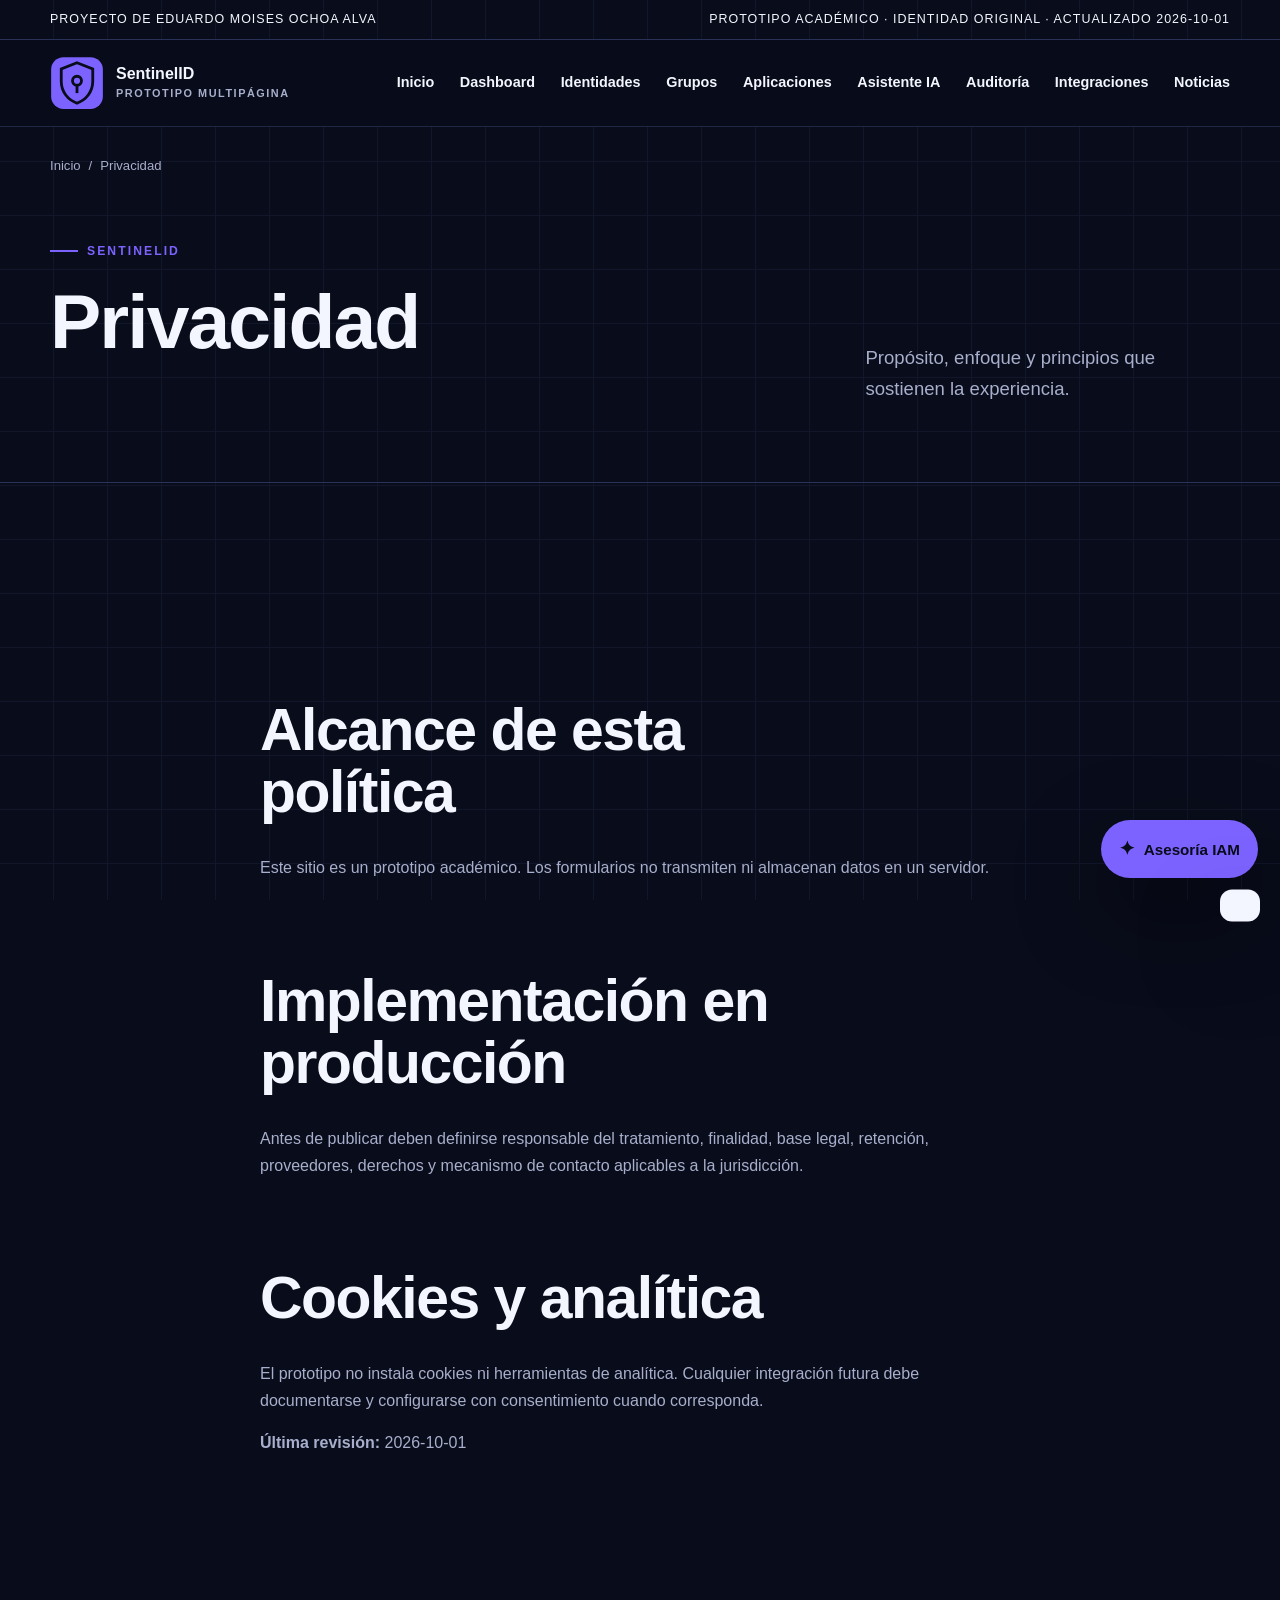
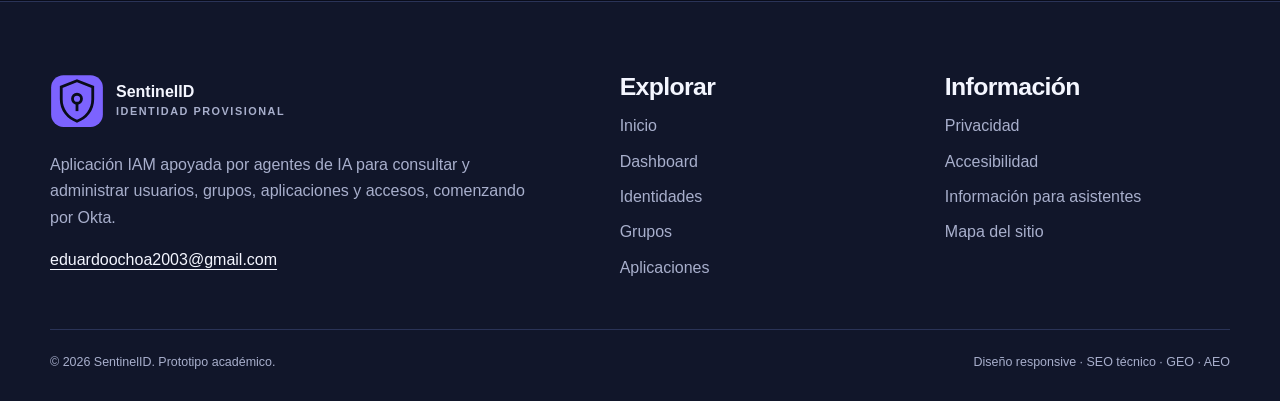
<file: privacidad.html>
<!doctype html><html lang="es"><head>
<meta charset="utf-8"><meta name="viewport" content="width=device-width,initial-scale=1"><meta name="theme-color" content="#7c63ff">
<title>Privacidad | SentinelID</title><meta name="description" content="Privacidad de SentinelID. SentinelID convierte preguntas de lenguaje natural en consultas IAM, muestra resultados explicables y registra cada consulta para f…"><meta name="robots" content="index,follow,max-image-preview:large,max-snippet:-1,max-video-preview:-1"><meta name="generator" content="Centro Iberoamericano · prototipo académico">
<link rel="canonical" href="./privacidad.html"><link rel="icon" href="assets/img/favicon.svg" type="image/svg+xml"><link rel="manifest" href="manifest.webmanifest"><link rel="stylesheet" href="assets/css/styles.css">
<meta property="og:type" content="website"><meta property="og:locale" content="es_EC"><meta property="og:title" content="Privacidad | SentinelID"><meta property="og:description" content="Privacidad de SentinelID. SentinelID convierte preguntas de lenguaje natural en consultas IAM, muestra resultados explicables y registra cada consulta para f…"><meta property="og:url" content="./privacidad.html"><meta property="og:image" content="assets/img/og-cover.png"><meta property="og:image:width" content="1200"><meta property="og:image:height" content="630"><meta property="og:site_name" content="SentinelID">
<meta name="twitter:card" content="summary_large_image"><meta name="twitter:title" content="Privacidad | SentinelID"><meta name="twitter:description" content="Privacidad de SentinelID. SentinelID convierte preguntas de lenguaje natural en consultas IAM, muestra resultados explicables y registra cada consulta para f…"><meta name="twitter:image" content="assets/img/og-cover.png">
<script type="application/ld+json">{"@context":"https://schema.org","@type":"SoftwareApplication","@id":"./#entity","name":"SentinelID","description":"Aplicación IAM apoyada por agentes de IA para consultar y administrar usuarios, grupos, aplicaciones y accesos, comenzando por Okta.","url":"./index.html","logo":"./assets/img/logo.svg","image":"./assets/img/og-cover.png","inLanguage":"es","email":"eduardoochoa2003@gmail.com"}</script><script type="application/ld+json">{"@context":"https://schema.org","@type":"WebSite","@id":"./#website","name":"SentinelID","url":"./index.html","inLanguage":"es","publisher":{"@id":"./#entity"}}</script><script type="application/ld+json">{"@context":"https://schema.org","@type":"WebPage","name":"Privacidad","description":"SentinelID convierte preguntas de lenguaje natural en consultas IAM, muestra resultados explicables y registra cada consulta para facilitar revisión, segu…","url":"./privacidad.html","inLanguage":"es","isPartOf":{"@id":"./#website"},"about":{"@id":"./#entity"},"dateModified":"2026-10-01"}</script><script type="application/ld+json">{"@context":"https://schema.org","@type":"BreadcrumbList","itemListElement":[{"@type":"ListItem","position":1,"name":"Inicio","item":"./index.html"},{"@type":"ListItem","position":2,"name":"Privacidad","item":"./privacidad.html"}]}</script></head><body data-theme="iam"><a class="skip-link" href="#contenido">Saltar al contenido</a>
<div class="topbar"><div class="container"><span>Proyecto de Eduardo Moises Ochoa Alva</span><span>Prototipo académico · identidad original · actualizado 2026-10-01</span></div></div>
<header class="site-header">
  <div class="container nav-wrap">
    <a class="brand" href="index.html" aria-label="Ir al inicio de SentinelID"><img src="assets/img/favicon.svg" width="54" height="54" alt=""><span>SentinelID<small>prototipo multipágina</small></span></a>
    <button class="menu-toggle" id="menu-toggle" type="button" aria-expanded="false" aria-controls="site-nav">Menú</button>
    <nav class="site-nav" id="site-nav" aria-label="Navegación principal"><a class="" href="index.html">Inicio</a><a class="" href="dashboard.html">Dashboard</a><a class="" href="identidades.html">Identidades</a><a class="" href="grupos.html">Grupos</a><a class="" href="aplicaciones.html">Aplicaciones</a><a class="" href="asistente.html">Asistente IA</a><a class="" href="auditoria.html">Auditoría</a><a class="" href="integraciones.html">Integraciones</a><a class="" href="noticias.html">Noticias</a></nav>
  </div>
</header><main id="contenido"><div class="container breadcrumbs"><a href="index.html">Inicio</a><span aria-hidden="true">/</span><span>Privacidad</span></div><section class="page-hero"><div class="container inner"><div><div class="eyebrow">SentinelID</div><h1>Privacidad</h1></div><p>Propósito, enfoque y principios que sostienen la experiencia.</p></div></section><section class="section"><div class="container prose"><h2>Alcance de esta política</h2><p>Este sitio es un prototipo académico. Los formularios no transmiten ni almacenan datos en un servidor.</p><h2>Implementación en producción</h2><p>Antes de publicar deben definirse responsable del tratamiento, finalidad, base legal, retención, proveedores, derechos y mecanismo de contacto aplicables a la jurisdicción.</p><h2>Cookies y analítica</h2><p>El prototipo no instala cookies ni herramientas de analítica. Cualquier integración futura debe documentarse y configurarse con consentimiento cuando corresponda.</p><p><strong>Última revisión:</strong> 2026-10-01</p></div></section></main><footer class="site-footer">
  <div class="container">
    <div class="footer-grid">
      <div><a class="brand" href="index.html"><img src="assets/img/favicon.svg" width="54" height="54" alt=""><span>SentinelID<small>identidad provisional</small></span></a><p>Aplicación IAM apoyada por agentes de IA para consultar y administrar usuarios, grupos, aplicaciones y accesos, comenzando por Okta.</p><a href="mailto:eduardoochoa2003@gmail.com">eduardoochoa2003@gmail.com</a></div>
      <div><h3>Explorar</h3><div class="footer-links"><a href="index.html">Inicio</a><a href="dashboard.html">Dashboard</a><a href="identidades.html">Identidades</a><a href="grupos.html">Grupos</a><a href="aplicaciones.html">Aplicaciones</a></div></div>
      <div><h3>Información</h3><div class="footer-links"><a href="privacidad.html">Privacidad</a><a href="accesibilidad.html">Accesibilidad</a><a href="llms.txt">Información para asistentes</a><a href="sitemap.xml">Mapa del sitio</a></div></div>
    </div>
    <div class="footer-bottom"><span>© <span id="year">2026</span> SentinelID. Prototipo académico.</span><span>Diseño responsive · SEO técnico · GEO · AEO</span></div>
  </div>
</footer><div id="toast" class="toast" role="status" aria-live="polite"></div><script src="assets/js/app.js" defer></script></body></html>
</file>
<file: assets/css/styles.css>
/* Generated 2026-10-01 · original design system for SentinelID */
:root {
  --bg:#090c1a; --surface:#11162a; --surface-2:#191f39; --text:#f4f6ff; --muted:#a8afcc;
  --line:#2a3357; --brand:#7c63ff; --brand-2:#2bd4c8; --accent:#ffbd59; --on-brand:#090c1a;
  --radius:18px; --shadow:0 32px 90px rgba(0,0,0,.4); --font:Inter, Segoe UI, Arial, sans-serif; --display:Inter, Segoe UI, Arial, sans-serif;
  --max:1180px; --gutter:clamp(18px,4vw,44px); --section:clamp(72px,10vw,140px);
}
*{box-sizing:border-box}
html{scroll-behavior:smooth}
body{margin:0;background:var(--bg);color:var(--text);font-family:var(--font);line-height:1.65;-webkit-font-smoothing:antialiased}
body::before{content:"";position:fixed;inset:0;pointer-events:none;opacity:.28;z-index:-1;background-image:linear-gradient(to right,transparent 98%,var(--line) 98%),linear-gradient(to bottom,transparent 98%,var(--line) 98%);background-size:54px 54px}
img,svg{max-width:100%;display:block}
a{color:inherit;text-decoration-thickness:1px;text-underline-offset:4px}
button,input,select,textarea{font:inherit}
button{cursor:pointer}
::selection{background:var(--brand);color:var(--on-brand)}
.skip-link{position:fixed;left:18px;top:-100px;z-index:1000;background:var(--text);color:var(--bg);padding:12px 18px;border-radius:8px}
.skip-link:focus{top:18px}
.container{width:min(var(--max),calc(100% - 2*var(--gutter)));margin-inline:auto}
.topbar{border-bottom:1px solid var(--line);font-size:.78rem;letter-spacing:.08em;text-transform:uppercase}
.topbar .container{display:flex;justify-content:space-between;gap:20px;padding-block:9px}
.site-header{position:sticky;top:0;z-index:80;background:color-mix(in srgb,var(--bg) 88%,transparent);backdrop-filter:blur(20px);border-bottom:1px solid color-mix(in srgb,var(--line) 72%,transparent)}
.nav-wrap{min-height:86px;display:flex;align-items:center;justify-content:space-between;gap:28px}
.brand{display:inline-flex;align-items:center;gap:12px;text-decoration:none;font-weight:850;line-height:1.1}
.brand img{width:54px;height:54px}
.brand small{display:block;color:var(--muted);font-size:.68rem;letter-spacing:.14em;text-transform:uppercase;margin-top:5px}
.site-nav{display:flex;align-items:center;gap:clamp(12px,2vw,26px)}
.site-nav a{text-decoration:none;font-size:.9rem;font-weight:700;position:relative;padding:12px 0}
.site-nav.nav-dense{gap:10px} .site-nav.nav-dense a{font-size:.76rem}
.site-nav a::after{content:"";position:absolute;left:0;bottom:6px;width:100%;height:2px;background:var(--brand);transform:scaleX(0);transform-origin:right;transition:transform .25s ease}
.site-nav a:hover::after,.site-nav a[aria-current="page"]::after{transform:scaleX(1);transform-origin:left}
.nav-cta{background:var(--brand)!important;color:var(--on-brand)!important;padding:11px 17px!important;border-radius:999px}
.nav-cta::after{display:none}
.menu-toggle{display:none;border:1px solid var(--line);background:var(--surface);color:var(--text);border-radius:12px;padding:10px 14px;font-weight:800}
.breadcrumbs{display:flex;gap:8px;align-items:center;font-size:.82rem;color:var(--muted);padding-top:28px}
.breadcrumbs a{text-decoration:none}
main{overflow:hidden}
.hero{padding:clamp(52px,8vw,110px) 0 var(--section);position:relative}
.hero-grid{display:grid;grid-template-columns:minmax(0,1.02fr) minmax(360px,.98fr);align-items:center;gap:clamp(36px,6vw,90px)}
.hero-copy{position:relative;z-index:2}
.eyebrow{display:inline-flex;align-items:center;gap:9px;font-size:.76rem;font-weight:850;text-transform:uppercase;letter-spacing:.17em;color:var(--brand);margin-bottom:20px}
.eyebrow::before{content:"";width:28px;height:2px;background:currentColor}
h1,h2,h3{font-family:var(--display);line-height:1.05;margin:0 0 .55em;letter-spacing:-.025em}
h1{font-size:clamp(3rem,7.2vw,7.4rem);max-width:12ch}
h2{font-size:clamp(2.1rem,4.6vw,4.9rem);max-width:16ch}
h3{font-size:clamp(1.16rem,2vw,1.55rem)}
.lead{font-size:clamp(1.08rem,1.8vw,1.35rem);color:var(--muted);max-width:63ch;margin:0 0 30px}
.hero-actions,.action-row{display:flex;gap:13px;align-items:center;flex-wrap:wrap}
.btn{display:inline-flex;align-items:center;justify-content:center;gap:10px;min-height:50px;padding:12px 21px;border:1px solid var(--brand);background:var(--brand);color:var(--on-brand);text-decoration:none;font-weight:850;border-radius:calc(var(--radius) + 6px);transition:transform .2s ease,box-shadow .2s ease}
.btn:hover{transform:translateY(-3px);box-shadow:0 16px 34px color-mix(in srgb,var(--brand) 22%,transparent)}
.btn-secondary{background:transparent;color:var(--text);border-color:var(--line)}
.btn-ghost{background:var(--surface);color:var(--text);border-color:var(--line)}
.hero-art{position:relative}
.hero-art::before{content:"";position:absolute;inset:8% -9% -8% 10%;background:var(--brand);opacity:.10;filter:blur(50px);z-index:-1}
.hero-art img{width:100%;aspect-ratio:4/3;object-fit:cover;border-radius:calc(var(--radius) + 18px);box-shadow:var(--shadow);border:1px solid var(--line)}
.hero-badge{position:absolute;right:-18px;bottom:8%;max-width:220px;background:var(--surface);border:1px solid var(--line);padding:18px;border-radius:calc(var(--radius) + 10px);box-shadow:var(--shadow);font-size:.88rem}
.hero-badge strong{display:block;color:var(--brand);font-size:1.15rem}
.stats{display:grid;grid-template-columns:repeat(3,1fr);gap:1px;margin-top:42px;background:var(--line);border:1px solid var(--line);border-radius:calc(var(--radius) + 8px);overflow:hidden;max-width:760px}
.stat{background:var(--surface);padding:20px}
.stat strong{display:block;font-family:var(--display);font-size:clamp(1.4rem,3vw,2.35rem);line-height:1.1;color:var(--brand)}
.stat span{display:block;color:var(--muted);font-size:.82rem;margin-top:4px}
.section{padding:var(--section) 0}
.section-sm{padding:clamp(46px,7vw,80px) 0}
.section-alt{background:var(--surface);border-block:1px solid var(--line)}
.section-head{display:flex;justify-content:space-between;align-items:end;gap:40px;margin-bottom:clamp(36px,5vw,68px)}
.section-head p{max-width:55ch;color:var(--muted);margin:0}
.kicker{font-size:.75rem;text-transform:uppercase;letter-spacing:.17em;color:var(--brand);font-weight:850;margin-bottom:12px}
.grid-2{display:grid;grid-template-columns:repeat(2,minmax(0,1fr));gap:clamp(22px,4vw,48px)}
.grid-3{display:grid;grid-template-columns:repeat(3,minmax(0,1fr));gap:24px}
.grid-4{display:grid;grid-template-columns:repeat(4,minmax(0,1fr));gap:18px}
.card{background:var(--surface);border:1px solid var(--line);border-radius:calc(var(--radius) + 8px);padding:clamp(22px,3vw,36px);position:relative;overflow:hidden;transition:transform .22s ease,border-color .22s ease,box-shadow .22s ease}
.card:hover{transform:translateY(-6px);border-color:var(--brand);box-shadow:var(--shadow)}
.card .number{font-size:.75rem;letter-spacing:.15em;color:var(--brand);font-weight:900}
.card p{color:var(--muted);margin:0}
.card ul{padding-left:1.1rem;margin:18px 0 0;color:var(--muted)}
.card-link{position:absolute;inset:0;text-indent:-9999px}
.visual-card{padding:0}
.visual-card img{width:100%;aspect-ratio:4/3;object-fit:cover;border-bottom:1px solid var(--line)}
.visual-card .card-body{padding:26px}
.answer-box{display:grid;grid-template-columns:.32fr 1fr;gap:26px;background:var(--text);color:var(--bg);padding:clamp(28px,5vw,62px);border-radius:calc(var(--radius) + 12px);box-shadow:var(--shadow)}
.answer-box .label{font-size:.75rem;letter-spacing:.17em;text-transform:uppercase;font-weight:900;color:var(--accent)}
.answer-box p{font-size:clamp(1.25rem,2.8vw,2rem);line-height:1.4;margin:0;max-width:52ch}
.feature-list{display:grid;gap:18px;counter-reset:feature}
.feature{display:grid;grid-template-columns:52px 1fr;gap:18px;padding:22px 0;border-bottom:1px solid var(--line);counter-increment:feature}
.feature::before{content:counter(feature,decimal-leading-zero);width:46px;height:46px;border:1px solid var(--line);border-radius:50%;display:grid;place-items:center;color:var(--brand);font-weight:900}
.feature p{margin:0;color:var(--muted)}
.tag-list{display:flex;flex-wrap:wrap;gap:9px}
.tag,.chip{display:inline-flex;padding:8px 12px;border:1px solid var(--line);border-radius:999px;background:var(--surface);font-size:.8rem;font-weight:750}
.step-list{display:grid;grid-template-columns:repeat(4,1fr);gap:0;border:1px solid var(--line);border-radius:calc(var(--radius) + 8px);overflow:hidden}
.step{padding:28px;border-right:1px solid var(--line);background:var(--surface);min-height:220px}
.step:last-child{border-right:0}
.step strong{display:block;color:var(--brand);font-size:.8rem;letter-spacing:.14em;text-transform:uppercase;margin-bottom:36px}
.page-hero{padding:58px 0 78px;border-bottom:1px solid var(--line)}
.page-hero .inner{display:grid;grid-template-columns:1fr .48fr;gap:56px;align-items:end}
.page-hero h1{font-size:clamp(2.8rem,6vw,6rem);max-width:15ch}
.page-hero p{color:var(--muted);font-size:1.16rem;margin:0}
.prose{max-width:760px}
.prose h2{margin-top:1.5em}
.prose p,.prose li{color:var(--muted)}
.catalog-toolbar{display:flex;gap:12px;flex-wrap:wrap;align-items:center;margin-bottom:34px}
.catalog-toolbar input,.catalog-toolbar select{min-height:48px;border:1px solid var(--line);background:var(--surface);color:var(--text);border-radius:12px;padding:10px 14px}
.catalog-toolbar input{min-width:min(100%,320px);flex:1}
.product-grid{display:grid;grid-template-columns:repeat(3,minmax(0,1fr));gap:24px}
.product-card{background:var(--surface);border:1px solid var(--line);border-radius:calc(var(--radius) + 8px);overflow:hidden;display:flex;flex-direction:column}
.product-card img{aspect-ratio:4/3;width:100%;object-fit:cover;border-bottom:1px solid var(--line)}
.product-info{padding:22px;display:flex;flex-direction:column;flex:1}
.product-info p{color:var(--muted);margin:.3rem 0 1rem}
.product-meta{display:flex;justify-content:space-between;gap:15px;margin-top:auto;align-items:center}
.price{font-size:1.15rem;font-weight:900;color:var(--brand)}
.icon-button{border:1px solid var(--line);background:var(--surface);color:var(--text);width:44px;height:44px;border-radius:50%;display:grid;place-items:center}
.dashboard{display:grid;grid-template-columns:220px 1fr;min-height:620px;background:var(--surface);border:1px solid var(--line);border-radius:calc(var(--radius) + 8px);overflow:hidden;box-shadow:var(--shadow)}
.dashboard aside{background:var(--text);color:var(--bg);padding:28px 18px}
.dashboard aside strong{display:block;margin-bottom:28px}
.dashboard aside a{display:block;text-decoration:none;padding:10px 12px;border-radius:10px;margin-bottom:6px;color:color-mix(in srgb,var(--bg) 75%,transparent)}
.dashboard aside a:first-of-type{background:var(--brand);color:var(--on-brand)}
.dashboard-main{padding:30px}
.metric-grid{display:grid;grid-template-columns:repeat(3,1fr);gap:16px}
.metric{border:1px solid var(--line);border-radius:14px;padding:20px;background:var(--bg)}
.metric strong{display:block;font-size:1.8rem;color:var(--brand)}
.bar-chart{height:220px;display:flex;align-items:end;gap:12px;padding:24px 12px;border:1px solid var(--line);border-radius:14px;margin-top:22px}
.bar-chart i{display:block;flex:1;background:var(--brand);border-radius:8px 8px 0 0;min-height:18px;opacity:.85}
.table-wrap{overflow:auto;border:1px solid var(--line);border-radius:14px;margin-top:22px}
table{width:100%;border-collapse:collapse;min-width:680px;background:var(--surface)}
th,td{padding:15px;text-align:left;border-bottom:1px solid var(--line);font-size:.9rem}
th{font-size:.75rem;text-transform:uppercase;letter-spacing:.08em;color:var(--muted)}
.status{display:inline-flex;padding:5px 9px;border-radius:999px;background:color-mix(in srgb,var(--accent) 20%,var(--surface));color:var(--text);font-size:.75rem;font-weight:800}
.timeline{position:relative;display:grid;gap:24px;margin-left:20px}
.timeline::before{content:"";position:absolute;left:18px;top:0;bottom:0;width:2px;background:var(--line)}
.timeline-item{position:relative;padding:20px 24px 20px 70px;background:var(--surface);border:1px solid var(--line);border-radius:calc(var(--radius) + 6px)}
.timeline-item::before{content:"";position:absolute;left:7px;top:28px;width:24px;height:24px;border-radius:50%;background:var(--brand);border:5px solid var(--bg);z-index:2}
.faq-list{border-top:1px solid var(--line)}
.faq-item{border-bottom:1px solid var(--line)}
.faq-question{width:100%;display:flex;justify-content:space-between;gap:24px;align-items:center;text-align:left;border:0;background:transparent;color:var(--text);padding:25px 0;font-weight:850;font-size:1.03rem}
.faq-question span:last-child{font-size:1.6rem;color:var(--brand);transition:transform .2s ease}
.faq-answer{display:none;max-width:850px;color:var(--muted);padding:0 0 26px}
.faq-item[data-open="true"] .faq-answer{display:block}
.faq-item[data-open="true"] .faq-question span:last-child{transform:rotate(45deg)}
.form-grid{display:grid;grid-template-columns:repeat(2,minmax(0,1fr));gap:18px}
.field{display:grid;gap:8px}
.field.full{grid-column:1/-1}
.field label{font-size:.82rem;font-weight:850}
.field input,.field select,.field textarea{width:100%;border:1px solid var(--line);background:var(--surface);color:var(--text);padding:13px 14px;border-radius:12px;outline:none}
.field input:focus,.field select:focus,.field textarea:focus{border-color:var(--brand);box-shadow:0 0 0 4px color-mix(in srgb,var(--brand) 14%,transparent)}
.field textarea{min-height:150px;resize:vertical}
.contact-layout{display:grid;grid-template-columns:.72fr 1.28fr;gap:clamp(28px,5vw,70px)}
.contact-panel{background:var(--text);color:var(--bg);padding:36px;border-radius:calc(var(--radius) + 12px)}
.contact-panel a{color:var(--bg)}
.notice{padding:18px 20px;border-left:4px solid var(--accent);background:color-mix(in srgb,var(--accent) 12%,var(--surface));border-radius:0 12px 12px 0;color:var(--muted)}
.code-window{background:#05070a;color:#d8ffe8;border:1px solid var(--line);border-radius:14px;overflow:hidden;font-family:Consolas,monospace;box-shadow:var(--shadow)}
.code-head{display:flex;gap:8px;padding:14px;border-bottom:1px solid #233029}
.code-head i{width:11px;height:11px;border-radius:50%;background:#4e625a}
.code-body{padding:24px;overflow:auto;font-size:.88rem;line-height:1.8}
.code-body .cmd{color:#8fff5a}
.code-body .key{color:#58d1ff}
.assistant-demo{display:grid;grid-template-columns:.42fr .58fr;border:1px solid var(--line);border-radius:calc(var(--radius) + 8px);overflow:hidden;background:var(--surface);min-height:520px}
.assistant-sidebar{padding:26px;background:var(--surface2);border-right:1px solid var(--line)}
.assistant-chat{padding:30px;display:flex;flex-direction:column}
.bubble{max-width:78%;padding:15px 18px;border-radius:20px;margin-bottom:14px;background:var(--surface2)}
.bubble.user{align-self:flex-end;background:var(--brand);color:var(--on-brand)}
.chat-form{margin-top:auto;display:flex;gap:10px}
.chat-form input{flex:1;border:1px solid var(--line);padding:13px;border-radius:999px;background:var(--bg);color:var(--text)}
.calculator{display:grid;grid-template-columns:1fr .8fr;gap:24px;background:var(--surface);border:1px solid var(--line);padding:30px;border-radius:calc(var(--radius) + 8px)}
.result-panel{background:var(--text);color:var(--bg);padding:28px;border-radius:calc(var(--radius) + 4px)}
.result-panel strong{display:block;font-size:2.4rem;color:var(--accent)}
.callout{display:grid;grid-template-columns:1fr auto;align-items:center;gap:30px;background:var(--brand);color:var(--on-brand);padding:clamp(30px,5vw,62px);border-radius:calc(var(--radius) + 12px)}
.callout h2{font-size:clamp(2rem,4vw,4rem);margin:0}
.callout p{max-width:58ch;opacity:.84}
.callout .btn{background:var(--on-brand);color:var(--brand);border-color:var(--on-brand)}
.site-footer{padding:72px 0 28px;border-top:1px solid var(--line);background:var(--surface)}
.footer-grid{display:grid;grid-template-columns:1.3fr repeat(2,.7fr);gap:40px}
.footer-grid p{color:var(--muted);max-width:55ch}
.footer-links{display:grid;gap:9px}
.footer-links a{text-decoration:none;color:var(--muted)}
.footer-bottom{display:flex;justify-content:space-between;gap:20px;flex-wrap:wrap;border-top:1px solid var(--line);margin-top:48px;padding-top:22px;font-size:.78rem;color:var(--muted)}
.toast{position:fixed;right:20px;bottom:20px;z-index:200;background:var(--text);color:var(--bg);padding:16px 20px;border-radius:12px;box-shadow:var(--shadow);transform:translateY(130%);transition:transform .25s ease;max-width:360px}
.toast.show{transform:translateY(0)}
.site-assistant{position:fixed;right:22px;bottom:22px;z-index:180;font-size:.95rem}
.site-assistant-toggle{display:flex;align-items:center;gap:9px;border:0;border-radius:999px;background:var(--brand);color:var(--on-brand);padding:13px 18px;box-shadow:var(--shadow);font:inherit;font-weight:850;cursor:pointer}
.site-assistant-toggle span:first-child{font-size:1.2rem}
.site-assistant-panel{position:absolute;right:0;bottom:58px;width:min(390px,calc(100vw - 34px));border:1px solid var(--line);border-radius:18px;background:var(--surface);box-shadow:var(--shadow);overflow:hidden}
.site-assistant-head{display:flex;justify-content:space-between;align-items:center;gap:20px;padding:16px 18px;background:var(--surface2);border-bottom:1px solid var(--line)}
.site-assistant-head strong,.site-assistant-head small{display:block}.site-assistant-head small{color:var(--muted);margin-top:3px}
.site-assistant-close{border:0;background:transparent;color:var(--muted);font-size:1.6rem;line-height:1;cursor:pointer}
.site-assistant-stream{max-height:280px;overflow:auto;padding:16px;background:var(--bg)}
.site-assistant-stream .bubble{margin-bottom:10px}.site-assistant-stream .bubble:last-child{margin-bottom:0}
.site-assistant-form{display:flex;gap:8px;padding:13px;border-top:1px solid var(--line);background:var(--surface)}
.site-assistant-form input{min-width:0;flex:1;border:1px solid var(--line);padding:11px 13px;border-radius:999px;background:var(--bg);color:var(--text)}
.site-assistant-form .btn{padding:10px 14px}.site-assistant-note{margin:0;padding:0 14px 13px;color:var(--muted);font-size:.72rem;background:var(--surface)}
.news-grid{display:grid;grid-template-columns:repeat(3,minmax(0,1fr));gap:24px;margin-top:26px}
.news-card{display:flex;flex-direction:column;min-height:260px}
.news-card .news-meta{display:flex;justify-content:space-between;gap:14px;color:var(--muted);font-size:.78rem;margin-bottom:18px}
.news-card h3{font-size:clamp(1.2rem,2vw,1.65rem);line-height:1.14}
.news-card p{color:var(--muted);margin:0 0 22px}
.news-card .external-link,.news-source-card .external-link{display:block;margin-top:auto;color:var(--brand);font-weight:850;text-decoration:none}
.news-source-card{display:flex;flex-direction:column;min-height:220px;text-decoration:none}
.news-source-card p{color:var(--muted)}
.news-error{margin-top:26px}
.sr-only{position:absolute!important;width:1px!important;height:1px!important;padding:0!important;margin:-1px!important;overflow:hidden!important;clip:rect(0,0,0,0)!important;white-space:nowrap!important;border:0!important}
.empty-state{display:none;padding:30px;text-align:center;border:1px dashed var(--line);color:var(--muted);border-radius:14px}
/* Strong visual differentiation by theme */
body[data-theme="fashion"] h1,body[data-theme="fashion"] h2{font-weight:400;letter-spacing:-.045em}
body[data-theme="fashion"] .topbar{background:var(--text);color:var(--bg)}
body[data-theme="fashion"] .hero-grid{grid-template-columns:.72fr 1.28fr}
body[data-theme="fashion"] .hero-art img{border-radius:0}
body[data-theme="fashion"] .btn,body[data-theme="fashion"] .card,body[data-theme="fashion"] .product-card{border-radius:0}
body[data-theme="studio"] .card,body[data-theme="studio"] .hero-art img,body[data-theme="studio"] .callout{box-shadow:12px 12px 0 var(--text);border:3px solid var(--text)}
body[data-theme="studio"] .site-header{background:var(--accent);color:var(--surface)}
body[data-theme="studio"] .brand small,body[data-theme="studio"] .site-nav a{color:var(--surface)}
body[data-theme="datagov"] body,body[data-theme="datagov"] .eyebrow{font-family:var(--font)}
body[data-theme="datagov"] h1,body[data-theme="datagov"] h2{text-transform:uppercase;letter-spacing:-.02em}
body[data-theme="datagov"] .hero-art img{filter:saturate(1.2) contrast(1.05)}
body[data-theme="editorial"] .hero-copy{border-left:5px solid var(--brand);padding-left:clamp(20px,3vw,45px)}
body[data-theme="travel"] .hero-art img,body[data-theme="health"] .hero-art img{border-radius:48% 52% 38% 62% / 44% 38% 62% 56%}
body[data-theme="industrial"] .eyebrow,body[data-theme="industrial"] h1,body[data-theme="industrial"] h2{text-transform:uppercase}
body[data-theme="industrial"] .hero-art img{border:10px solid var(--surface2);transform:rotate(1.5deg)}
body[data-theme="voice"] .hero::after{content:"";position:absolute;left:0;right:0;bottom:30px;height:100px;background:repeating-radial-gradient(ellipse at center,var(--brand) 0 2px,transparent 2px 18px);opacity:.07}
@media (max-width:980px){
  .menu-toggle{display:block} .site-nav{display:none;position:absolute;left:var(--gutter);right:var(--gutter);top:78px;background:var(--surface);border:1px solid var(--line);padding:18px;flex-direction:column;align-items:stretch;border-radius:16px;box-shadow:var(--shadow)}
  .site-nav.open{display:flex} .site-nav a{padding:10px} .nav-cta{text-align:center}
  .hero-grid,.page-hero .inner,.contact-layout,.assistant-demo,.calculator{grid-template-columns:1fr}
  .hero-art{max-width:760px} .answer-box{grid-template-columns:1fr} .grid-4{grid-template-columns:repeat(2,1fr)}
  .product-grid,.grid-3,.news-grid{grid-template-columns:repeat(2,minmax(0,1fr))} .step-list{grid-template-columns:repeat(2,1fr)} .step:nth-child(2){border-right:0} .step:nth-child(-n+2){border-bottom:1px solid var(--line)}
  .dashboard{grid-template-columns:1fr} .dashboard aside{display:flex;gap:8px;overflow:auto} .dashboard aside strong{display:none} .dashboard aside a{white-space:nowrap;margin:0}
  .assistant-sidebar{border-right:0;border-bottom:1px solid var(--line)}
  .site-assistant{right:17px;bottom:17px}.site-assistant-toggle{padding:12px 15px}.site-assistant-panel{bottom:55px}
}
@media (max-width:680px){
  .topbar .container{display:block} .topbar .container span:last-child{display:none} .brand span{display:none}
  .hero{padding-top:42px} h1{font-size:clamp(2.7rem,15vw,4.8rem)} .hero-grid{display:flex;flex-direction:column}
  body[data-theme="fashion"] .hero-grid{display:flex} .hero-art{order:-1} .hero-badge{right:8px}
  .stats{grid-template-columns:1fr} .grid-2,.grid-3,.grid-4,.product-grid,.news-grid,.form-grid,.metric-grid{grid-template-columns:1fr}
  .section-head,.callout,.footer-bottom{align-items:start;flex-direction:column;display:flex} .step-list{grid-template-columns:1fr} .step{border-right:0;border-bottom:1px solid var(--line)}
  .footer-grid{grid-template-columns:1fr} .field.full{grid-column:auto} .dashboard-main{padding:18px} .contact-panel{padding:26px}
  .product-meta{align-items:flex-start} .answer-box p{font-size:1.17rem}
}
@media (prefers-reduced-motion:reduce){*{animation:none!important;transition:none!important;scroll-behavior:auto!important}}
@media print{.site-header,.topbar,.hero-actions,.callout,.site-footer,.menu-toggle{display:none!important}body{background:#fff;color:#000}.section{padding:30px 0}}
</file>
